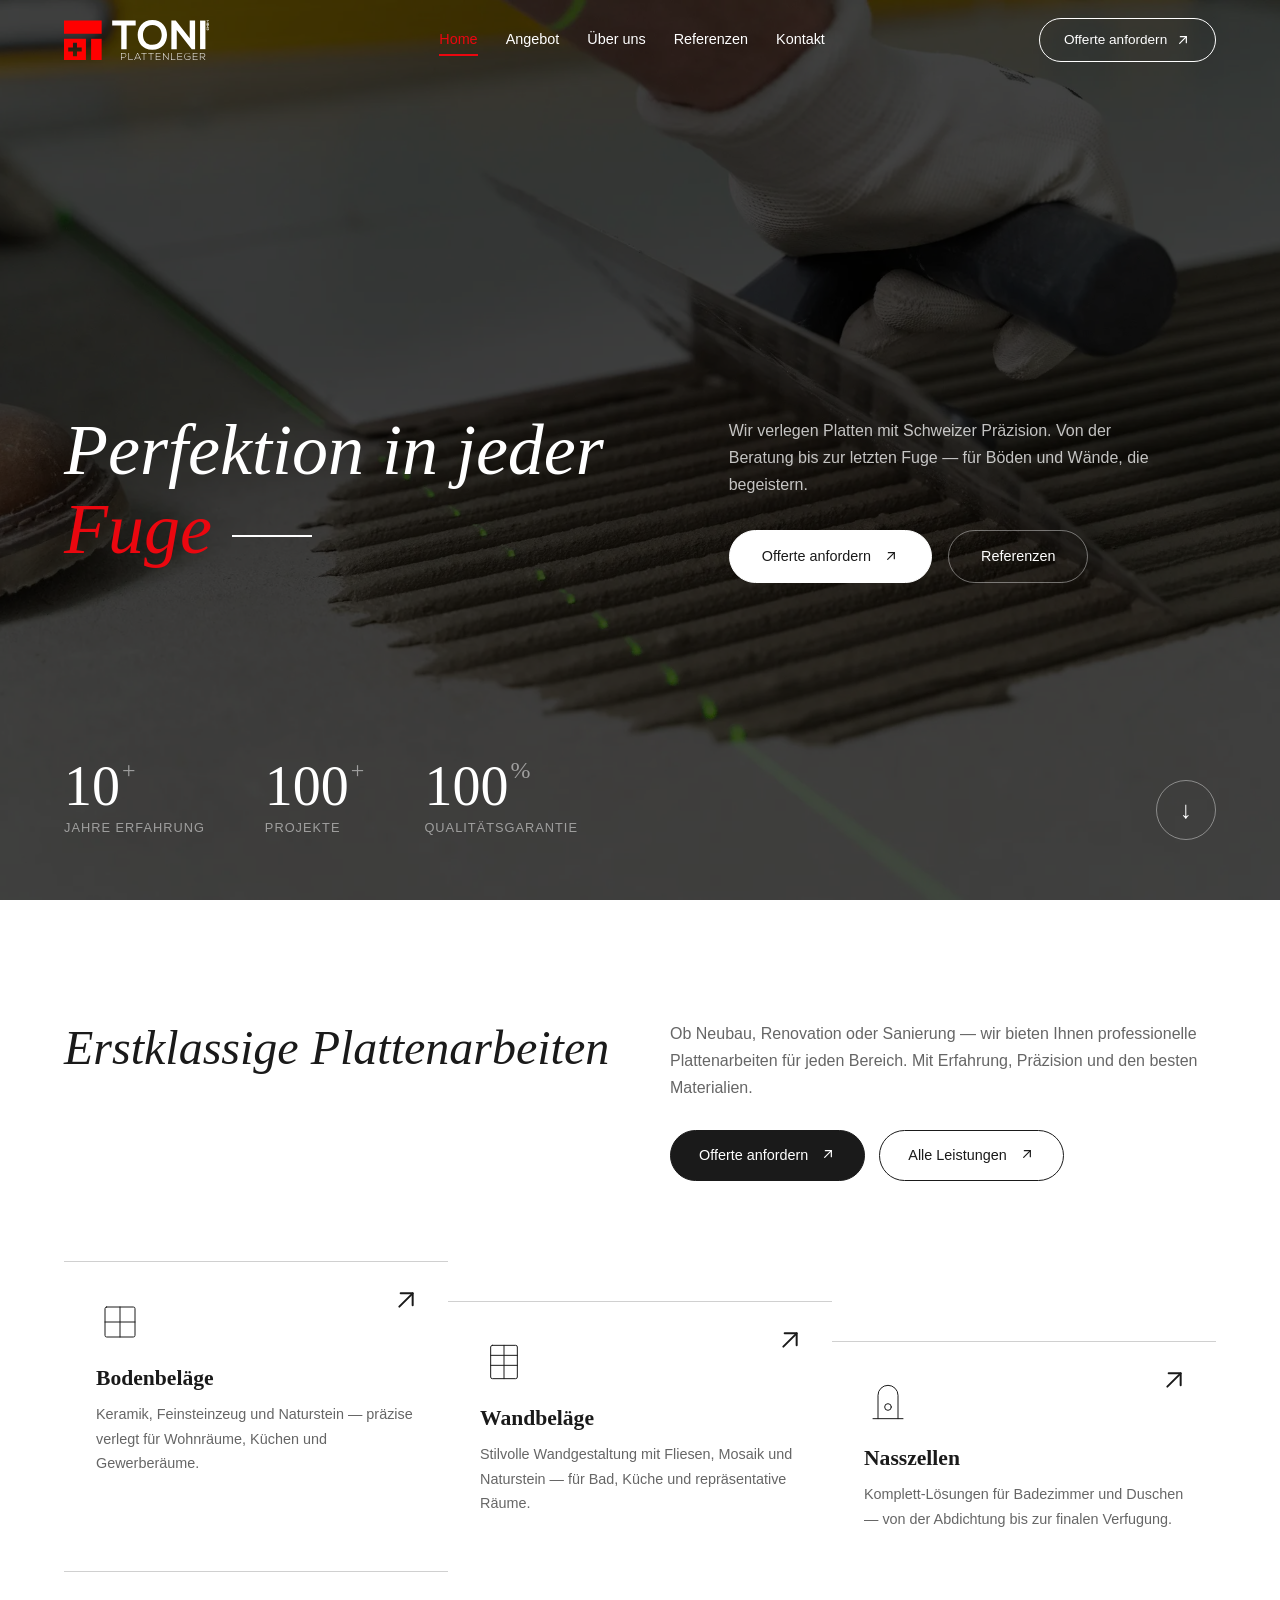
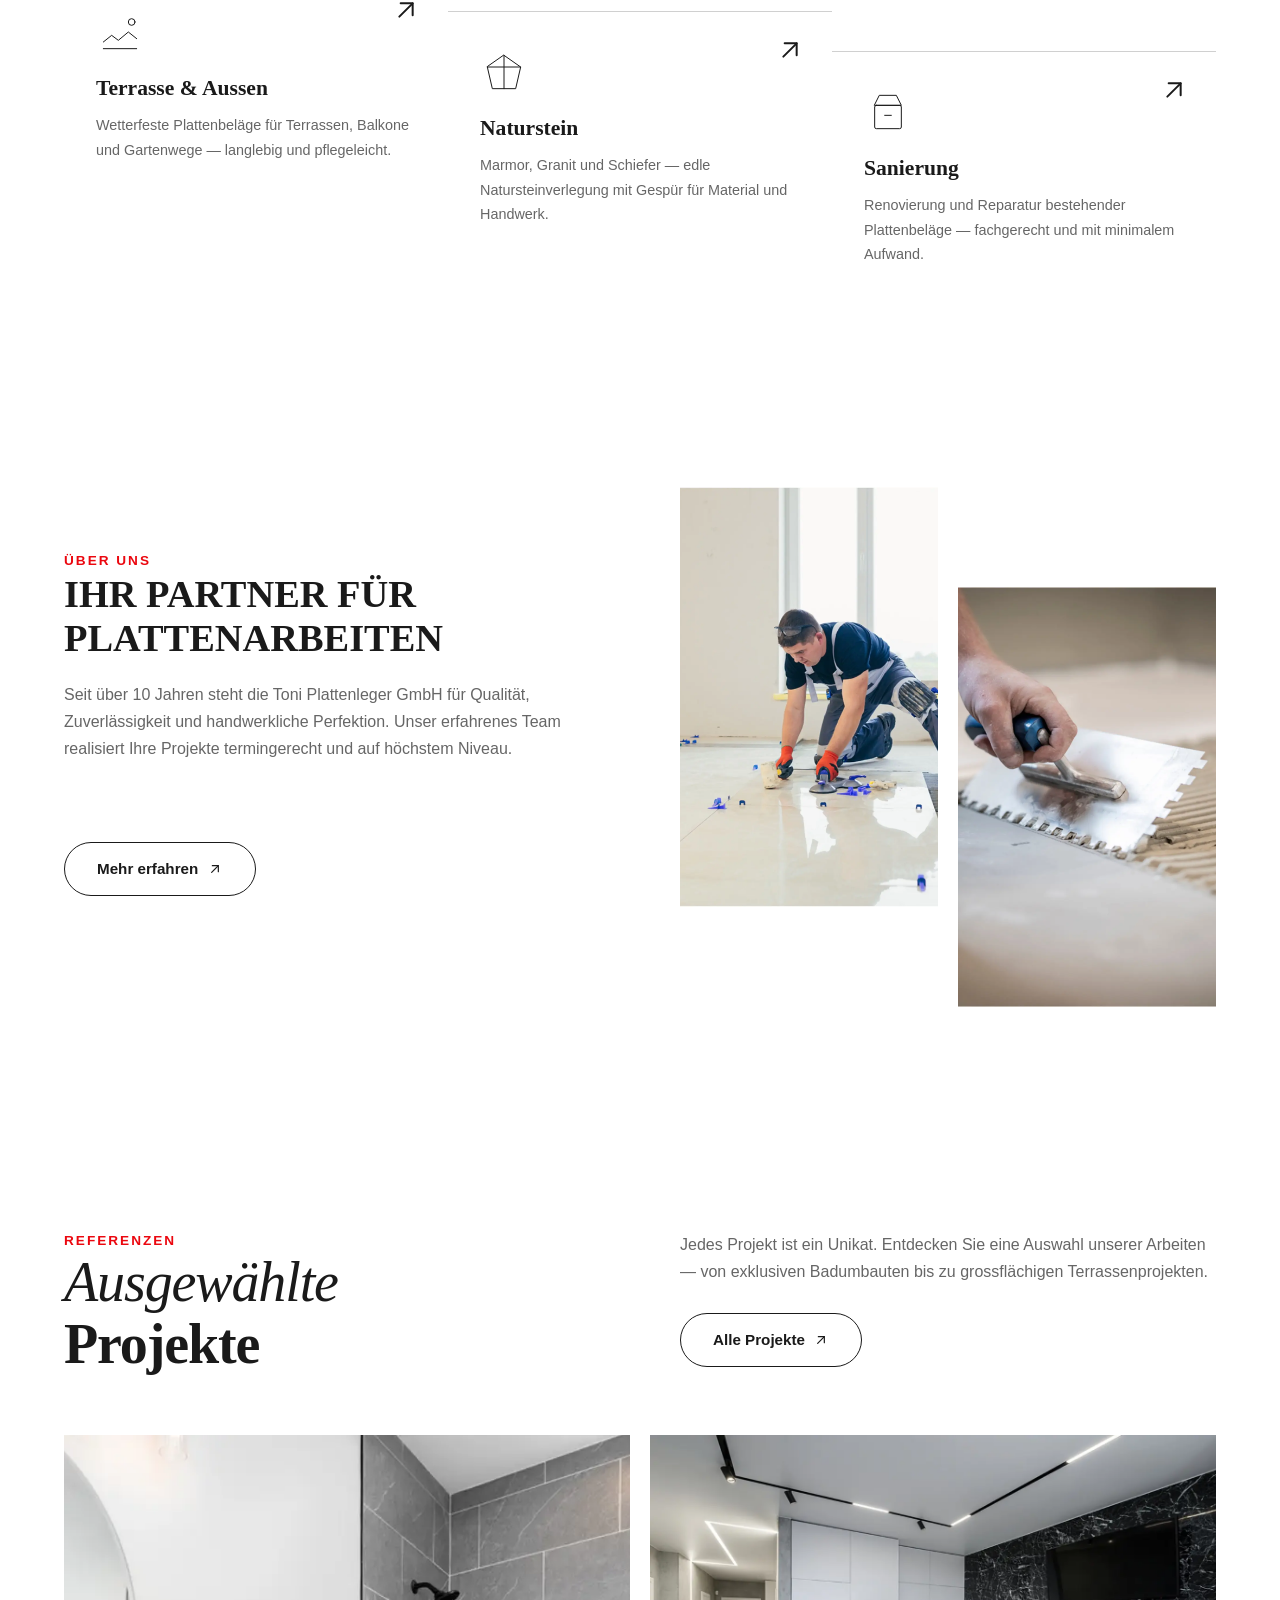
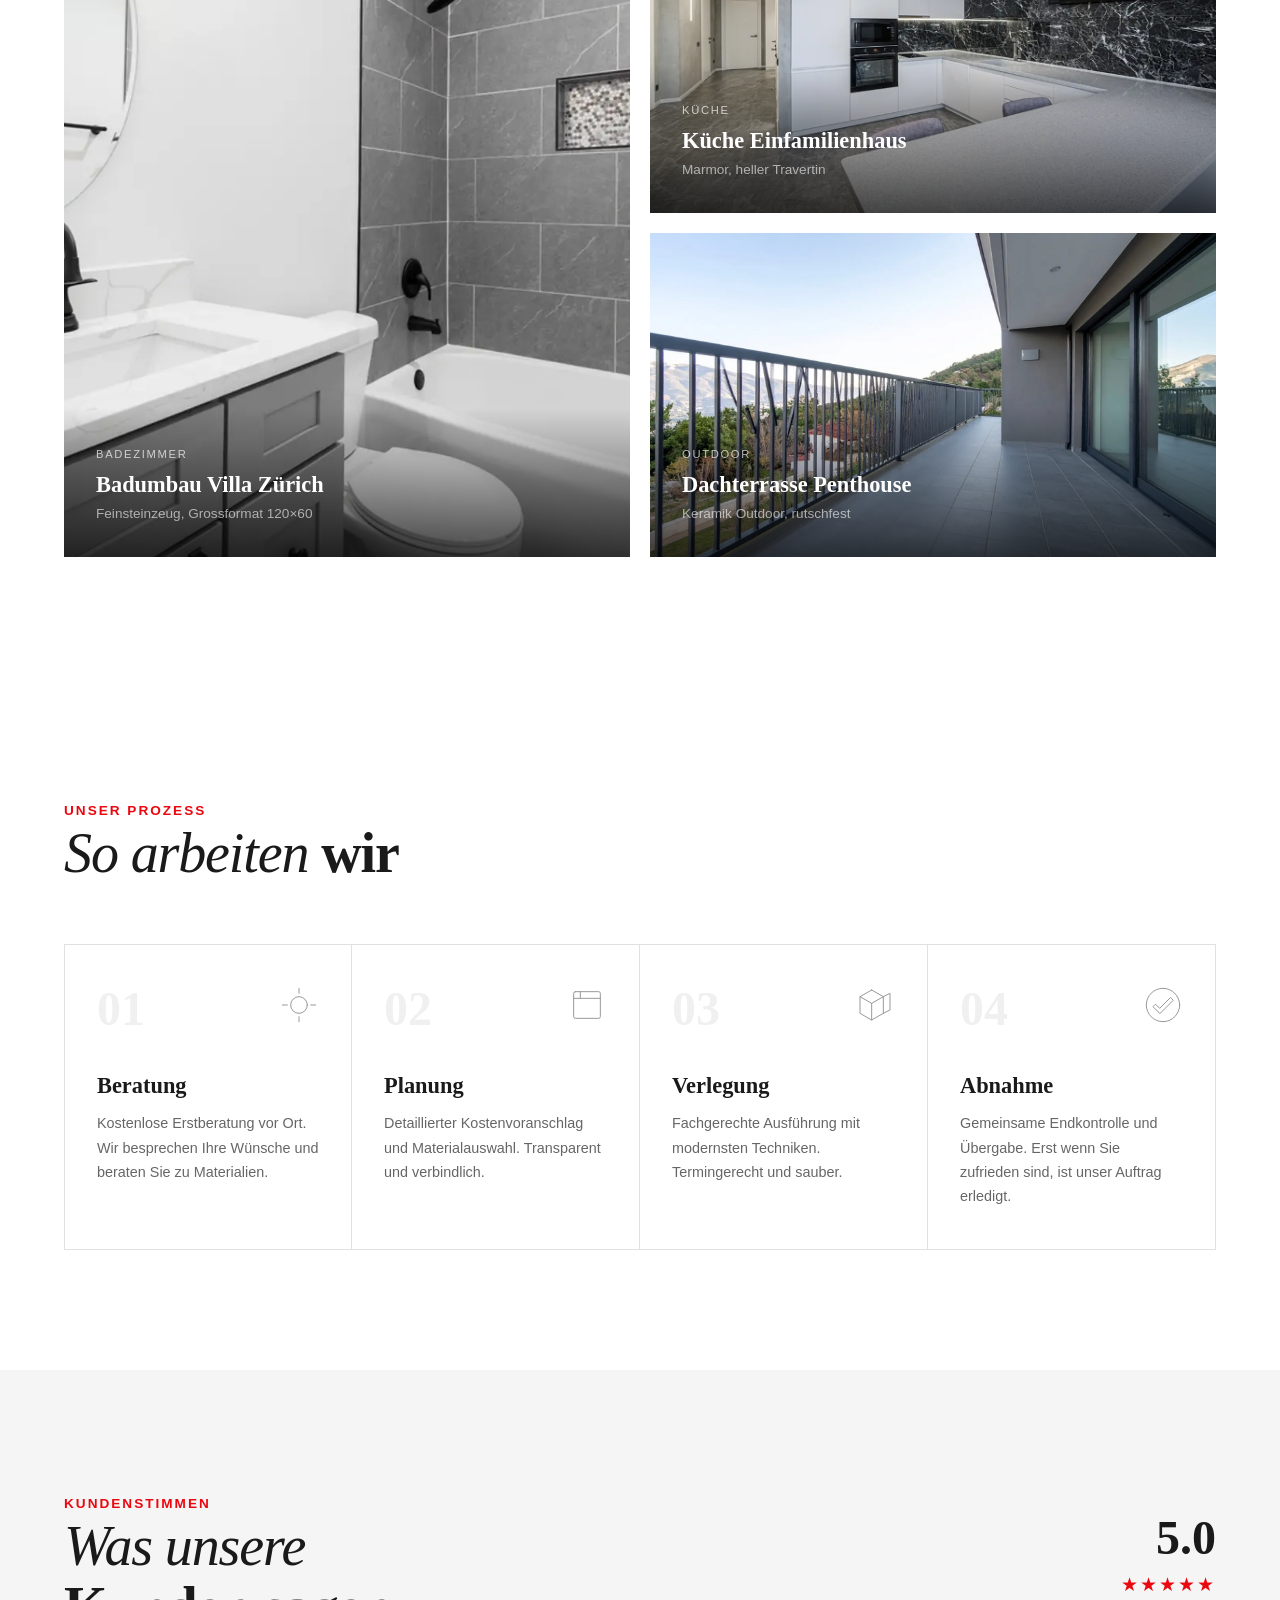
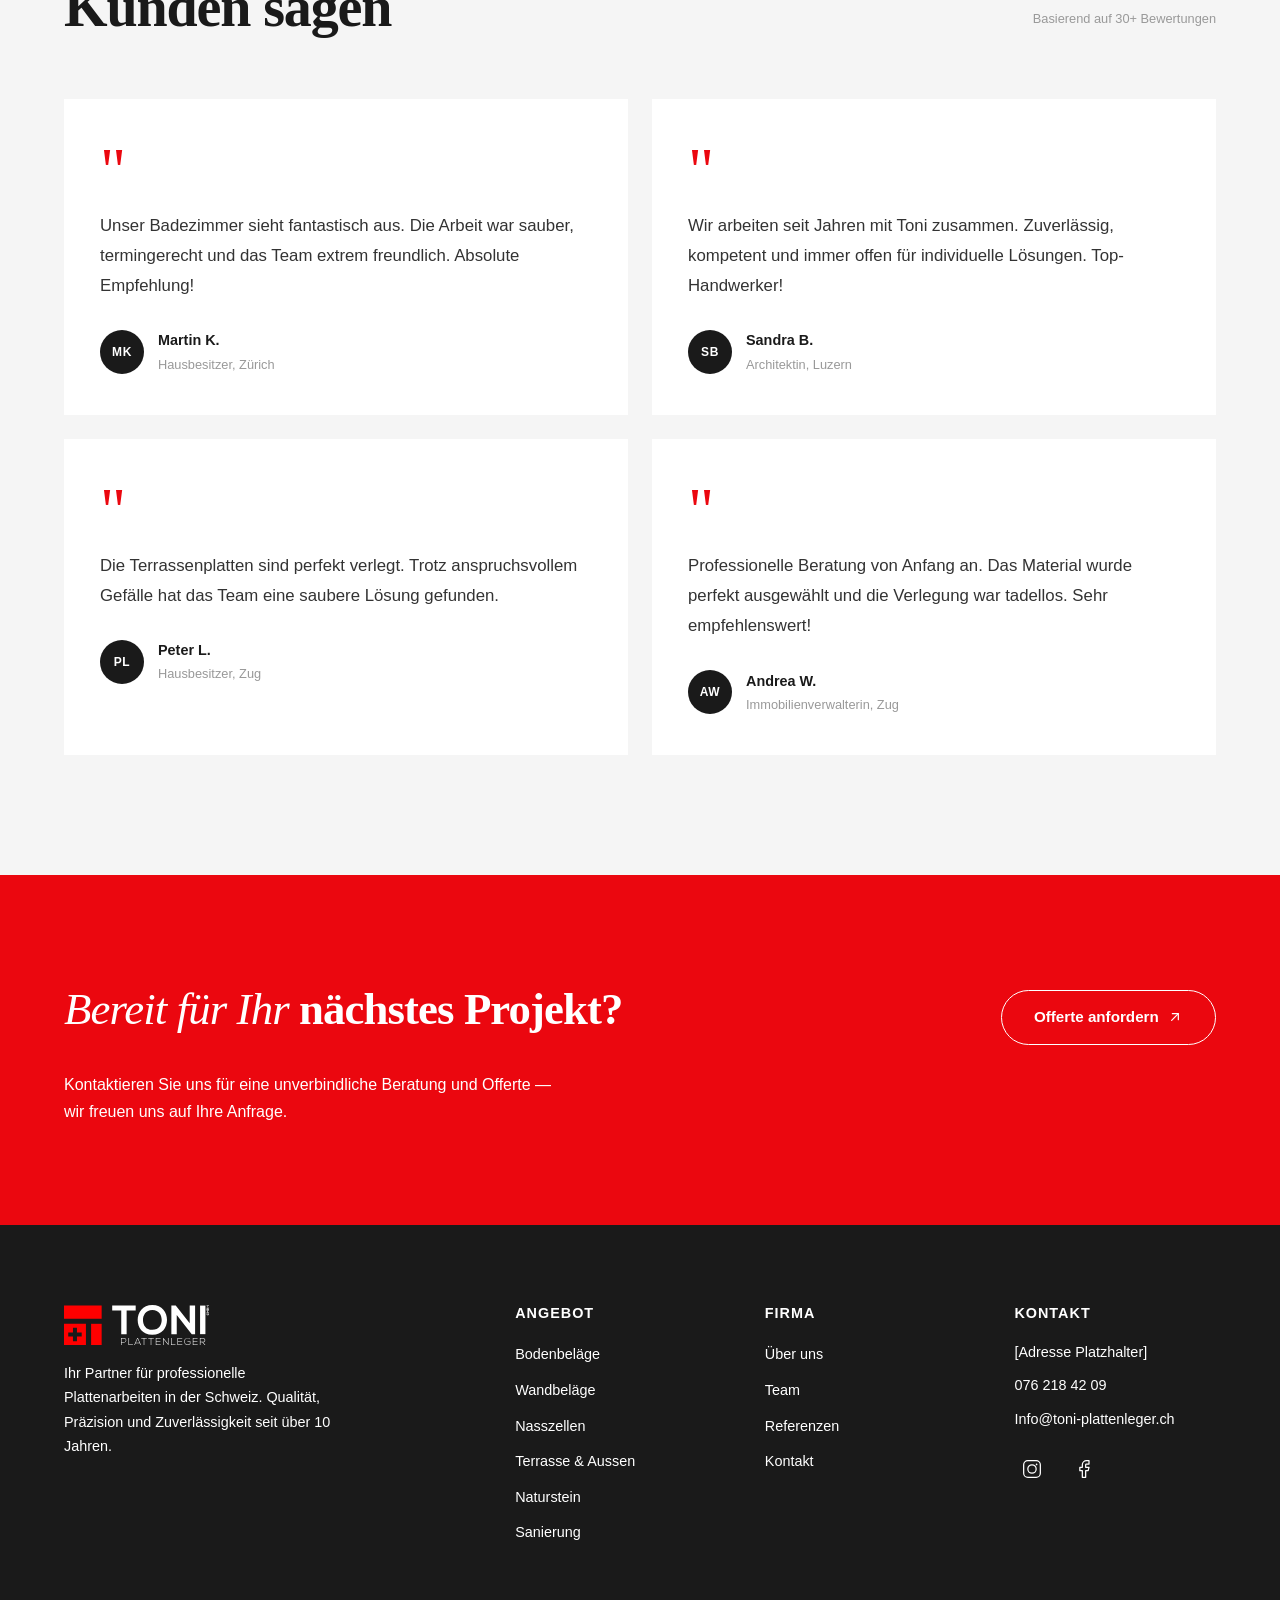
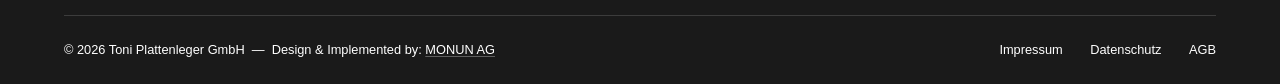
<file: index.html>
<!DOCTYPE html>
<html lang="de">
<head>
  <meta charset="UTF-8">
  <meta name="viewport" content="width=device-width, initial-scale=1.0">
  <title>Toni Plattenleger GmbH — Perfektion in jeder Fuge</title>
  <meta name="description" content="Toni Plattenleger GmbH — Ihr Partner für professionelle Plattenarbeiten in der Schweiz. Bodenbeläge, Wandbeläge, Nasszellen und mehr. Qualität seit über 10 Jahren.">
  <meta name="robots" content="index, follow">
  <link rel="canonical" href="https://toniplattenleger.ch/">
  <link rel="icon" href="src/logo/icon.svg" type="image/svg+xml">
  <link rel="apple-touch-icon" href="src/logo/icon.svg">

  <!-- Open Graph -->
  <meta property="og:title" content="Toni Plattenleger GmbH — Perfektion in jeder Fuge">
  <meta property="og:description" content="Professionelle Plattenarbeiten in der Schweiz. Bodenbeläge, Wandbeläge, Nasszellen und mehr. Qualität seit über 10 Jahren.">
  <meta property="og:image" content="https://toniplattenleger.ch/src/img/hero-banner.webp">
  <meta property="og:url" content="https://toniplattenleger.ch/">
  <meta property="og:type" content="website">
  <meta property="og:locale" content="de_CH">
  <meta property="og:site_name" content="Toni Plattenleger GmbH">

  <link rel="stylesheet" href="css/style.css">

  <!-- Structured Data -->
  <script type="application/ld+json">
  {
    "@context": "https://schema.org",
    "@type": "LocalBusiness",
    "name": "Toni Plattenleger GmbH",
    "description": "Professionelle Plattenarbeiten in der Schweiz. Bodenbeläge, Wandbeläge, Nasszellen, Terrassen und Naturstein.",
    "url": "https://toniplattenleger.ch",
    "telephone": "+41762184209",
    "email": "Info@toni-plattenleger.ch",
    "address": {
      "@type": "PostalAddress",
      "addressCountry": "CH"
    },
    "openingHours": "Mo-Fr 07:00-17:00",
    "image": "https://toniplattenleger.ch/src/img/hero-banner.webp",
    "priceRange": "$$",
    "aggregateRating": {
      "@type": "AggregateRating",
      "ratingValue": "5.0",
      "reviewCount": "30"
    }
  }
  </script>
</head>
<body>

  <!-- NAVIGATION -->
  <nav class="navbar" id="navbar">
    <div class="container">
      <a href="index.html" class="navbar-logo"><img src="src/logo/Logo-color.svg" alt="Toni Plattenleger GmbH"></a>
      <button class="menu-toggle" onclick="this.classList.toggle('active');document.querySelector('.navbar-links').classList.toggle('open')">
        <span></span><span></span><span></span>
      </button>
      <div class="navbar-links">
        <a href="index.html" class="active">Home</a>
        <a href="angebot.html">Angebot</a>
        <a href="ueber-uns.html">Über uns</a>
        <a href="referenzen.html">Referenzen</a>
        <a href="kontakt.html">Kontakt</a>
      </div>
      <div class="navbar-cta">
        <span class="navbar-phone">076 218 42 09</span>
        <a href="kontakt.html" class="btn navbar-btn">Offerte anfordern <svg class="btn-arrow" viewBox="0 0 24 24"><line x1="7" y1="17" x2="17" y2="7"/><polyline points="8 7 17 7 17 16"/></svg></a>
      </div>
    </div>
  </nav>

  <!-- HERO -->
  <section class="hero">
    <div class="hero-bg"></div>
    <div class="container">
      <div class="hero-content-grid">
        <div class="hero-left">
          <h1>Perfektion in jeder <span style="color: var(--red);">Fuge</span></h1>
        </div>
        <div class="hero-right">
          <p>Wir verlegen Platten mit Schweizer Präzision. Von der Beratung bis zur letzten Fuge — für Böden und Wände, die begeistern.</p>
          <div class="hero-buttons">
            <a href="kontakt.html" class="btn-hero btn-hero-primary">Offerte anfordern <svg class="btn-arrow" viewBox="0 0 24 24"><line x1="7" y1="17" x2="17" y2="7"/><polyline points="8 7 17 7 17 16"/></svg></a>
            <a href="referenzen.html" class="btn-hero btn-hero-outline">Referenzen</a>
          </div>
        </div>
      </div>
    </div>
    <div class="hero-stats-bar">
      <div class="container">
        <div class="hero-stats">
          <div class="hero-stat">
            <span class="number">10<sup>+</sup></span>
            <span class="label">Jahre Erfahrung</span>
          </div>
          <div class="hero-stat">
            <span class="number">100<sup>+</sup></span>
            <span class="label">Projekte</span>
          </div>
          <div class="hero-stat">
            <span class="number">100<sup>%</sup></span>
            <span class="label">Qualitätsgarantie</span>
          </div>
        </div>
        <a href="#angebot" class="hero-scroll">&#8595;</a>
      </div>
    </div>
  </section>

  <!-- SERVICES OVERVIEW -->
  <section id="angebot" class="services-section">
    <div class="container">
      <div class="services-top">
        <div>
          <h2>Erstklassige Plattenarbeiten</h2>
        </div>
        <div class="services-top-right">
          <p>Ob Neubau, Renovation oder Sanierung — wir bieten Ihnen professionelle Plattenarbeiten für jeden Bereich. Mit Erfahrung, Präzision und den besten Materialien.</p>
          <div class="services-top-buttons">
            <a href="kontakt.html" class="btn-pill btn-pill-dark">Offerte anfordern <svg class="btn-arrow" viewBox="0 0 24 24"><line x1="7" y1="17" x2="17" y2="7"/><polyline points="8 7 17 7 17 16"/></svg></a>
            <a href="angebot.html" class="btn-pill btn-pill-outline">Alle Leistungen <svg class="btn-arrow" viewBox="0 0 24 24"><line x1="7" y1="17" x2="17" y2="7"/><polyline points="8 7 17 7 17 16"/></svg></a>
          </div>
        </div>
      </div>
      <div class="services-grid">
        <a href="angebot.html" class="service-card">
          <span class="card-arrow"><svg viewBox="0 0 24 24"><line x1="7" y1="17" x2="17" y2="7"/><polyline points="8 7 17 7 17 16"/></svg></span>
          <div class="card-icon">
            <svg viewBox="0 0 48 48"><rect x="6" y="6" width="36" height="36" rx="2"/><line x1="6" y1="24" x2="42" y2="24"/><line x1="24" y1="6" x2="24" y2="42"/></svg>
          </div>
          <h3>Bodenbeläge</h3>
          <p>Keramik, Feinsteinzeug und Naturstein — präzise verlegt für Wohnräume, Küchen und Gewerberäume.</p>
        </a>
        <a href="angebot.html" class="service-card">
          <span class="card-arrow"><svg viewBox="0 0 24 24"><line x1="7" y1="17" x2="17" y2="7"/><polyline points="8 7 17 7 17 16"/></svg></span>
          <div class="card-icon">
            <svg viewBox="0 0 48 48"><rect x="8" y="4" width="32" height="40" rx="2"/><line x1="8" y1="16" x2="40" y2="16"/><line x1="8" y1="28" x2="40" y2="28"/><line x1="24" y1="4" x2="24" y2="44"/></svg>
          </div>
          <h3>Wandbeläge</h3>
          <p>Stilvolle Wandgestaltung mit Fliesen, Mosaik und Naturstein — für Bad, Küche und repräsentative Räume.</p>
        </a>
        <a href="angebot.html" class="service-card">
          <span class="card-arrow"><svg viewBox="0 0 24 24"><line x1="7" y1="17" x2="17" y2="7"/><polyline points="8 7 17 7 17 16"/></svg></span>
          <div class="card-icon">
            <svg viewBox="0 0 48 48"><path d="M12 44V16a12 12 0 0 1 24 0v28"/><line x1="6" y1="44" x2="42" y2="44"/><circle cx="24" cy="30" r="4"/></svg>
          </div>
          <h3>Nasszellen</h3>
          <p>Komplett-Lösungen für Badezimmer und Duschen — von der Abdichtung bis zur finalen Verfugung.</p>
        </a>
        <a href="angebot.html" class="service-card">
          <span class="card-arrow"><svg viewBox="0 0 24 24"><line x1="7" y1="17" x2="17" y2="7"/><polyline points="8 7 17 7 17 16"/></svg></span>
          <div class="card-icon">
            <svg viewBox="0 0 48 48"><path d="M4 36l10-8 8 6 12-10 10 8"/><line x1="4" y1="44" x2="44" y2="44"/><circle cx="38" cy="12" r="4"/></svg>
          </div>
          <h3>Terrasse & Aussen</h3>
          <p>Wetterfeste Plattenbeläge für Terrassen, Balkone und Gartenwege — langlebig und pflegeleicht.</p>
        </a>
        <a href="angebot.html" class="service-card">
          <span class="card-arrow"><svg viewBox="0 0 24 24"><line x1="7" y1="17" x2="17" y2="7"/><polyline points="8 7 17 7 17 16"/></svg></span>
          <div class="card-icon">
            <svg viewBox="0 0 48 48"><polygon points="24,4 44,18 38,44 10,44 4,18"/><line x1="24" y1="4" x2="24" y2="44"/><line x1="4" y1="18" x2="44" y2="18"/></svg>
          </div>
          <h3>Naturstein</h3>
          <p>Marmor, Granit und Schiefer — edle Natursteinverlegung mit Gespür für Material und Handwerk.</p>
        </a>
        <a href="angebot.html" class="service-card">
          <span class="card-arrow"><svg viewBox="0 0 24 24"><line x1="7" y1="17" x2="17" y2="7"/><polyline points="8 7 17 7 17 16"/></svg></span>
          <div class="card-icon">
            <svg viewBox="0 0 48 48"><path d="M14 4h20l6 12H8z"/><rect x="8" y="16" width="32" height="28" rx="2"/><line x1="20" y1="28" x2="28" y2="28"/></svg>
          </div>
          <h3>Sanierung</h3>
          <p>Renovierung und Reparatur bestehender Plattenbeläge — fachgerecht und mit minimalem Aufwand.</p>
        </a>
      </div>
    </div>
  </section>

  <!-- ABOUT PREVIEW -->
  <section class="section about-preview">
    <div class="container">
      <div class="about-preview-text">
        <span class="section-label">Über uns</span>
        <h2>IHR PARTNER FÜR PLATTENARBEITEN</h2>
        <p>Seit über 10 Jahren steht die Toni Plattenleger GmbH für Qualität, Zuverlässigkeit und handwerkliche Perfektion. Unser erfahrenes Team realisiert Ihre Projekte termingerecht und auf höchstem Niveau.</p>
        <a href="ueber-uns.html" class="btn btn-outline">Mehr erfahren <svg class="btn-arrow" viewBox="0 0 24 24"><line x1="7" y1="17" x2="17" y2="7"/><polyline points="8 7 17 7 17 16"/></svg></a>
      </div>
      <div class="about-images">
        <div class="img-frame"><img src="src/img/Über-home.webp" alt="Team bei der Arbeit" loading="lazy"></div>
        <div class="img-frame"><img src="src/img/Über-home2.webp" alt="Detail Verfugung" loading="lazy"></div>
      </div>
    </div>
  </section>

  <!-- PROJECTS PREVIEW -->
  <section class="section projects-section">
    <div class="container">
      <div class="projects-top">
        <div>
          <span class="section-label">Referenzen</span>
          <h2 class="projects-title"><em>Ausgewählte</em><br>Projekte</h2>
        </div>
        <div class="projects-top-right">
          <p>Jedes Projekt ist ein Unikat. Entdecken Sie eine Auswahl unserer Arbeiten — von exklusiven Badumbauten bis zu grossflächigen Terrassenprojekten.</p>
          <a href="referenzen.html" class="btn btn-outline">Alle Projekte <svg class="btn-arrow" viewBox="0 0 24 24"><line x1="7" y1="17" x2="17" y2="7"/><polyline points="8 7 17 7 17 16"/></svg></a>
        </div>
      </div>
      <div class="projects-grid">
        <a href="projekt-badumbau.html" class="project-item project-item-large">
          <div class="project-img">
            <img src="src/projects/projetc-Badumbau Villa Zürich   copy.webp" alt="Badumbau Villa Zürich" loading="lazy">
          </div>
          <div class="project-overlay">
            <span class="project-tag">Badezimmer</span>
            <h3>Badumbau Villa Zürich</h3>
            <p>Feinsteinzeug, Grossformat 120×60</p>
          </div>
        </a>
        <div class="projects-stack">
          <a href="projekt-kueche.html" class="project-item">
            <div class="project-img">
              <img src="src/projects/project-Küche Einfamilienhaus   copy.webp" alt="Küche Einfamilienhaus" loading="lazy">
            </div>
            <div class="project-overlay">
              <span class="project-tag">Küche</span>
              <h3>Küche Einfamilienhaus</h3>
              <p>Marmor, heller Travertin</p>
            </div>
          </a>
          <a href="projekt-dachterrasse.html" class="project-item">
            <div class="project-img">
              <img src="src/projects/project-Dachterrasse Penthouse   copy.webp" alt="Dachterrasse Penthouse" loading="lazy">
            </div>
            <div class="project-overlay">
              <span class="project-tag">Outdoor</span>
              <h3>Dachterrasse Penthouse</h3>
              <p>Keramik Outdoor, rutschfest</p>
            </div>
          </a>
        </div>
      </div>
    </div>
  </section>

  <!-- PROCESS -->
  <section class="process-section">
    <div class="container">
      <div class="process-header">
        <span class="section-label">Unser Prozess</span>
        <h2 class="process-title"><em>So arbeiten</em> wir</h2>
      </div>
      <div class="process-boxes">
        <div class="process-box">
          <div class="process-box-top">
            <span class="process-box-num">01</span>
            <svg class="process-box-icon" viewBox="0 0 48 48" fill="none" stroke="currentColor" stroke-width="1.2" stroke-linecap="round" stroke-linejoin="round">
              <circle cx="24" cy="24" r="10"/><line x1="24" y1="4" x2="24" y2="10"/><line x1="24" y1="38" x2="24" y2="44"/><line x1="4" y1="24" x2="10" y2="24"/><line x1="38" y1="24" x2="44" y2="24"/>
            </svg>
          </div>
          <h3>Beratung</h3>
          <p>Kostenlose Erstberatung vor Ort. Wir besprechen Ihre Wünsche und beraten Sie zu Materialien.</p>
        </div>
        <div class="process-box">
          <div class="process-box-top">
            <span class="process-box-num">02</span>
            <svg class="process-box-icon" viewBox="0 0 48 48" fill="none" stroke="currentColor" stroke-width="1.2" stroke-linecap="round" stroke-linejoin="round">
              <rect x="8" y="8" width="32" height="32" rx="2"/><line x1="8" y1="16" x2="40" y2="16"/><line x1="16" y1="8" x2="16" y2="16"/>
            </svg>
          </div>
          <h3>Planung</h3>
          <p>Detaillierter Kostenvoranschlag und Materialauswahl. Transparent und verbindlich.</p>
        </div>
        <div class="process-box">
          <div class="process-box-top">
            <span class="process-box-num">03</span>
            <svg class="process-box-icon" viewBox="0 0 48 48" fill="none" stroke="currentColor" stroke-width="1.2" stroke-linecap="round" stroke-linejoin="round">
              <path d="M20 6L6 14v20l14 8 14-8V14L20 6z"/><polyline points="6 14 20 22 34 14"/><line x1="20" y1="22" x2="20" y2="42"/><path d="M34 14l8-4v20l-8 4"/>
            </svg>
          </div>
          <h3>Verlegung</h3>
          <p>Fachgerechte Ausführung mit modernsten Techniken. Termingerecht und sauber.</p>
        </div>
        <div class="process-box">
          <div class="process-box-top">
            <span class="process-box-num">04</span>
            <svg class="process-box-icon" viewBox="0 0 48 48" fill="none" stroke="currentColor" stroke-width="1.2" stroke-linecap="round" stroke-linejoin="round">
              <path d="M20 34l-8-8 3-3 5 5 13-13 3 3z"/><circle cx="24" cy="24" r="20"/>
            </svg>
          </div>
          <h3>Abnahme</h3>
          <p>Gemeinsame Endkontrolle und Übergabe. Erst wenn Sie zufrieden sind, ist unser Auftrag erledigt.</p>
        </div>
      </div>
      <div class="process-connector">
        <span></span><span></span><span></span>
      </div>
    </div>
  </section>

  <!-- TESTIMONIALS -->
  <section class="section testimonials-section">
    <div class="container">
      <div class="testimonials-top">
        <div>
          <span class="section-label">Kundenstimmen</span>
          <h2 class="testimonials-title"><em>Was unsere</em><br>Kunden sagen</h2>
        </div>
        <div class="testimonials-top-right">
          <div class="testimonials-rating">
            <span class="rating-score">5.0</span>
            <div class="rating-stars">&#9733;&#9733;&#9733;&#9733;&#9733;</div>
            <span class="rating-count">Basierend auf 30+ Bewertungen</span>
          </div>
        </div>
      </div>
      <div class="testimonials-grid">
        <div class="testimonial-card">
          <div class="testimonial-quote">"</div>
          <blockquote>Unser Badezimmer sieht fantastisch aus. Die Arbeit war sauber, termingerecht und das Team extrem freundlich. Absolute Empfehlung!</blockquote>
          <div class="testimonial-footer">
            <div class="testimonial-avatar">MK</div>
            <div>
              <div class="testimonial-author">Martin K.</div>
              <div class="testimonial-role">Hausbesitzer, Zürich</div>
            </div>
          </div>
        </div>
        <div class="testimonial-card">
          <div class="testimonial-quote">"</div>
          <blockquote>Wir arbeiten seit Jahren mit Toni zusammen. Zuverlässig, kompetent und immer offen für individuelle Lösungen. Top-Handwerker!</blockquote>
          <div class="testimonial-footer">
            <div class="testimonial-avatar">SB</div>
            <div>
              <div class="testimonial-author">Sandra B.</div>
              <div class="testimonial-role">Architektin, Luzern</div>
            </div>
          </div>
        </div>
        <div class="testimonial-card">
          <div class="testimonial-quote">"</div>
          <blockquote>Die Terrassenplatten sind perfekt verlegt. Trotz anspruchsvollem Gefälle hat das Team eine saubere Lösung gefunden.</blockquote>
          <div class="testimonial-footer">
            <div class="testimonial-avatar">PL</div>
            <div>
              <div class="testimonial-author">Peter L.</div>
              <div class="testimonial-role">Hausbesitzer, Zug</div>
            </div>
          </div>
        </div>
        <div class="testimonial-card">
          <div class="testimonial-quote">"</div>
          <blockquote>Professionelle Beratung von Anfang an. Das Material wurde perfekt ausgewählt und die Verlegung war tadellos. Sehr empfehlenswert!</blockquote>
          <div class="testimonial-footer">
            <div class="testimonial-avatar">AW</div>
            <div>
              <div class="testimonial-author">Andrea W.</div>
              <div class="testimonial-role">Immobilienverwalterin, Zug</div>
            </div>
          </div>
        </div>
      </div>
    </div>
  </section>

  <!-- CTA BANNER -->
  <section class="cta-banner">
    <div class="container">
      <div class="cta-top">
        <h2><em>Bereit für Ihr</em> nächstes Projekt?</h2>
        <a href="kontakt.html" class="btn btn-outline cta-btn-dark">Offerte anfordern <svg class="btn-arrow" viewBox="0 0 24 24"><line x1="7" y1="17" x2="17" y2="7"/><polyline points="8 7 17 7 17 16"/></svg></a>
      </div>
      <p class="cta-desc">Kontaktieren Sie uns für eine unverbindliche Beratung und Offerte — wir freuen uns auf Ihre Anfrage.</p>
    </div>
  </section>

  <!-- FOOTER -->
  <footer class="footer">
    <div class="container">
      <div class="footer-grid">
        <div class="footer-brand">
          <a href="index.html" class="navbar-logo"><img src="src/logo/Logo-color.svg" alt="Toni Plattenleger GmbH"></a>
          <p>Ihr Partner für professionelle Plattenarbeiten in der Schweiz. Qualität, Präzision und Zuverlässigkeit seit über 10 Jahren.</p>
        </div>
        <div>
          <h4>Angebot</h4>
          <ul class="footer-links">
            <li><a href="angebot.html">Bodenbeläge</a></li>
            <li><a href="angebot.html">Wandbeläge</a></li>
            <li><a href="angebot.html">Nasszellen</a></li>
            <li><a href="angebot.html">Terrasse & Aussen</a></li>
            <li><a href="angebot.html">Naturstein</a></li>
            <li><a href="angebot.html">Sanierung</a></li>
          </ul>
        </div>
        <div>
          <h4>Firma</h4>
          <ul class="footer-links">
            <li><a href="ueber-uns.html">Über uns</a></li>
            <li><a href="ueber-uns.html">Team</a></li>
            <li><a href="referenzen.html">Referenzen</a></li>
            <li><a href="kontakt.html">Kontakt</a></li>
          </ul>
        </div>
        <div>
          <h4>Kontakt</h4>
          <ul class="footer-contact">
            <li>[Adresse Platzhalter]</li>
            <li>076 218 42 09</li>
            <li>Info@toni-plattenleger.ch</li>
          </ul>
          <div class="footer-social">
            <a href="#" aria-label="Instagram"><svg viewBox="0 0 24 24" fill="none" stroke="currentColor" stroke-width="1.5" stroke-linecap="round" stroke-linejoin="round"><rect x="2" y="2" width="20" height="20" rx="5"/><circle cx="12" cy="12" r="5"/><circle cx="17.5" cy="6.5" r="1" fill="currentColor" stroke="none"/></svg></a>
            <a href="#" aria-label="Facebook"><svg viewBox="0 0 24 24" fill="none" stroke="currentColor" stroke-width="1.5" stroke-linecap="round" stroke-linejoin="round"><path d="M18 2h-3a5 5 0 0 0-5 5v3H7v4h3v8h4v-8h3l1-4h-4V7a1 1 0 0 1 1-1h3z"/></svg></a>
          </div>
        </div>
      </div>
      <div class="footer-bottom">
        <span>&copy; 2026 Toni Plattenleger GmbH &nbsp;&mdash;&nbsp; Design &amp; Implemented by: <a href="https://monun.ch/" target="_blank" rel="noopener" class="monun-link">MONUN AG</a></span>
        <div>
          <a href="impressum.html">Impressum</a>
          <a href="datenschutz.html">Datenschutz</a>
          <a href="agb.html">AGB</a>
        </div>
      </div>
    </div>
  </footer>

  <script>
    window.addEventListener('scroll', function() {
      var navbar = document.getElementById('navbar');
      if (window.scrollY > 80) {
        navbar.classList.add('scrolled');
      } else {
        navbar.classList.remove('scrolled');
      }
    });
  </script>

</body>
</html>
</file>
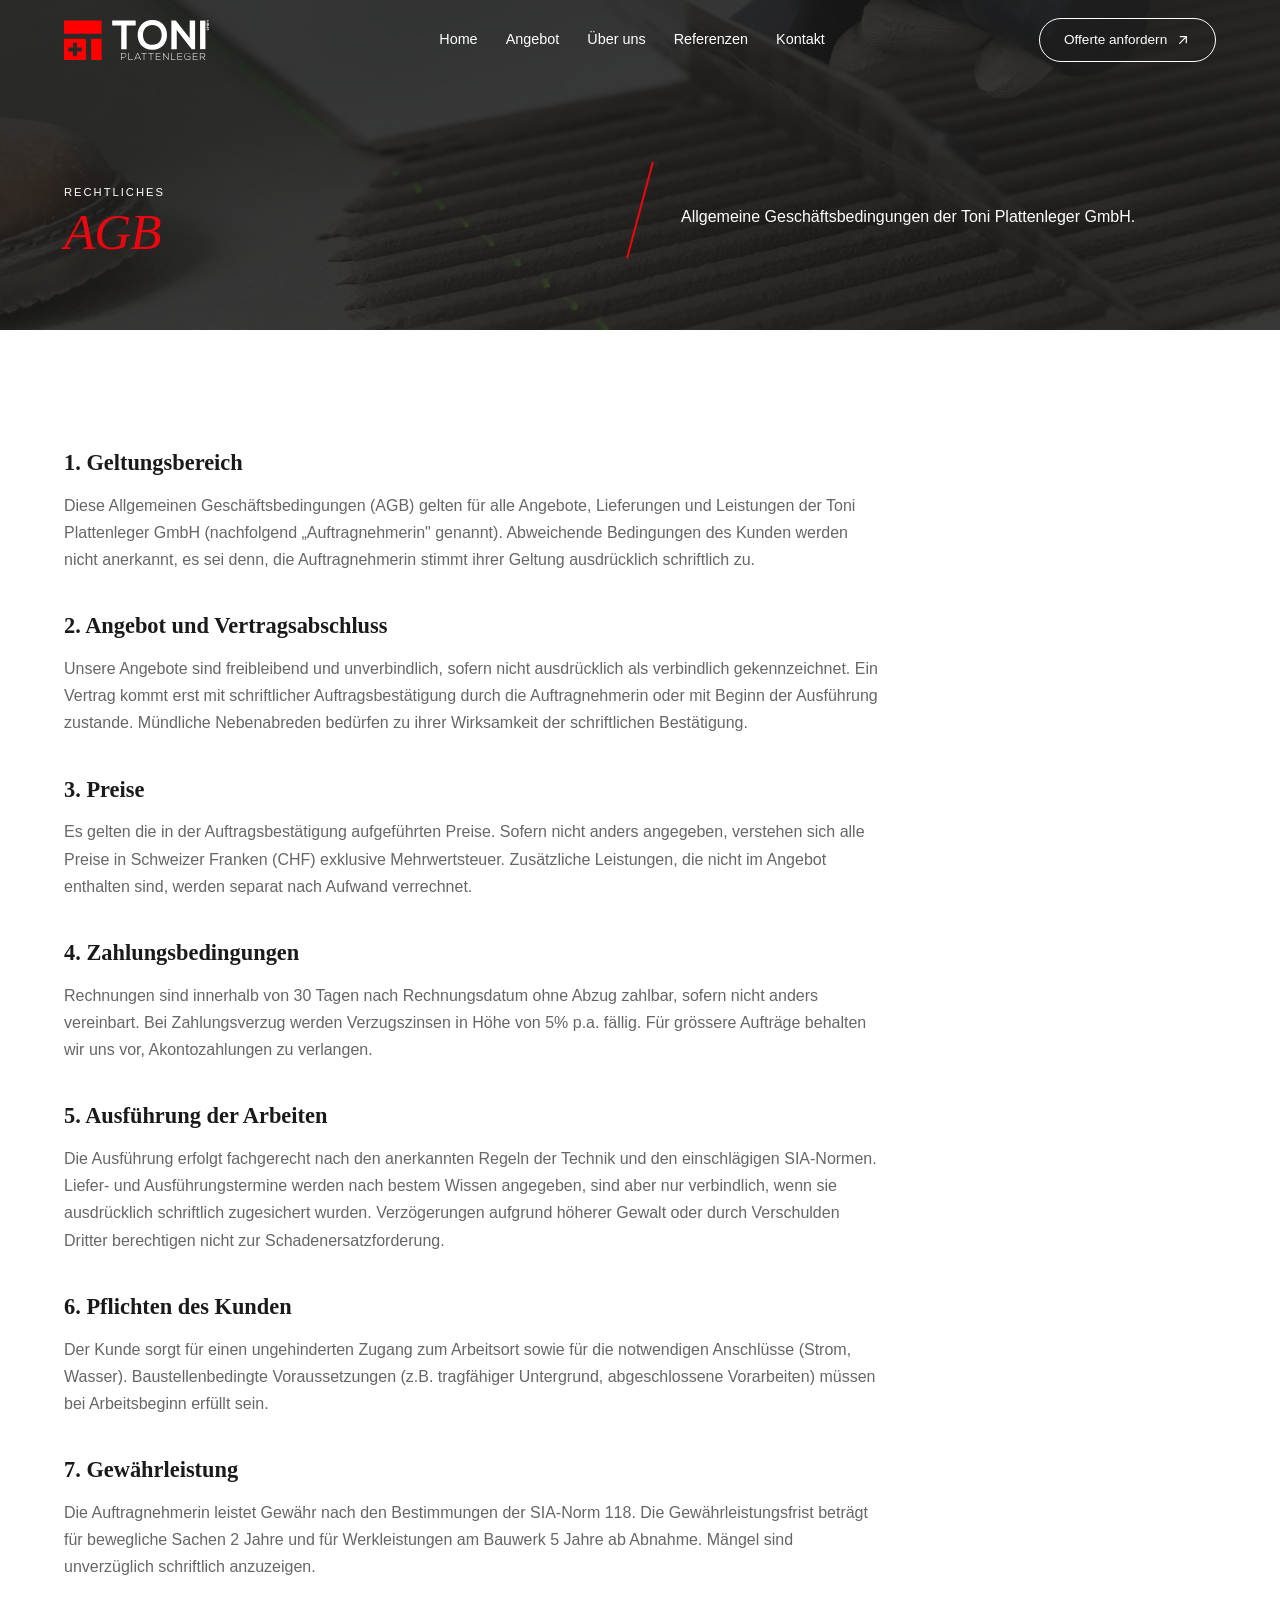
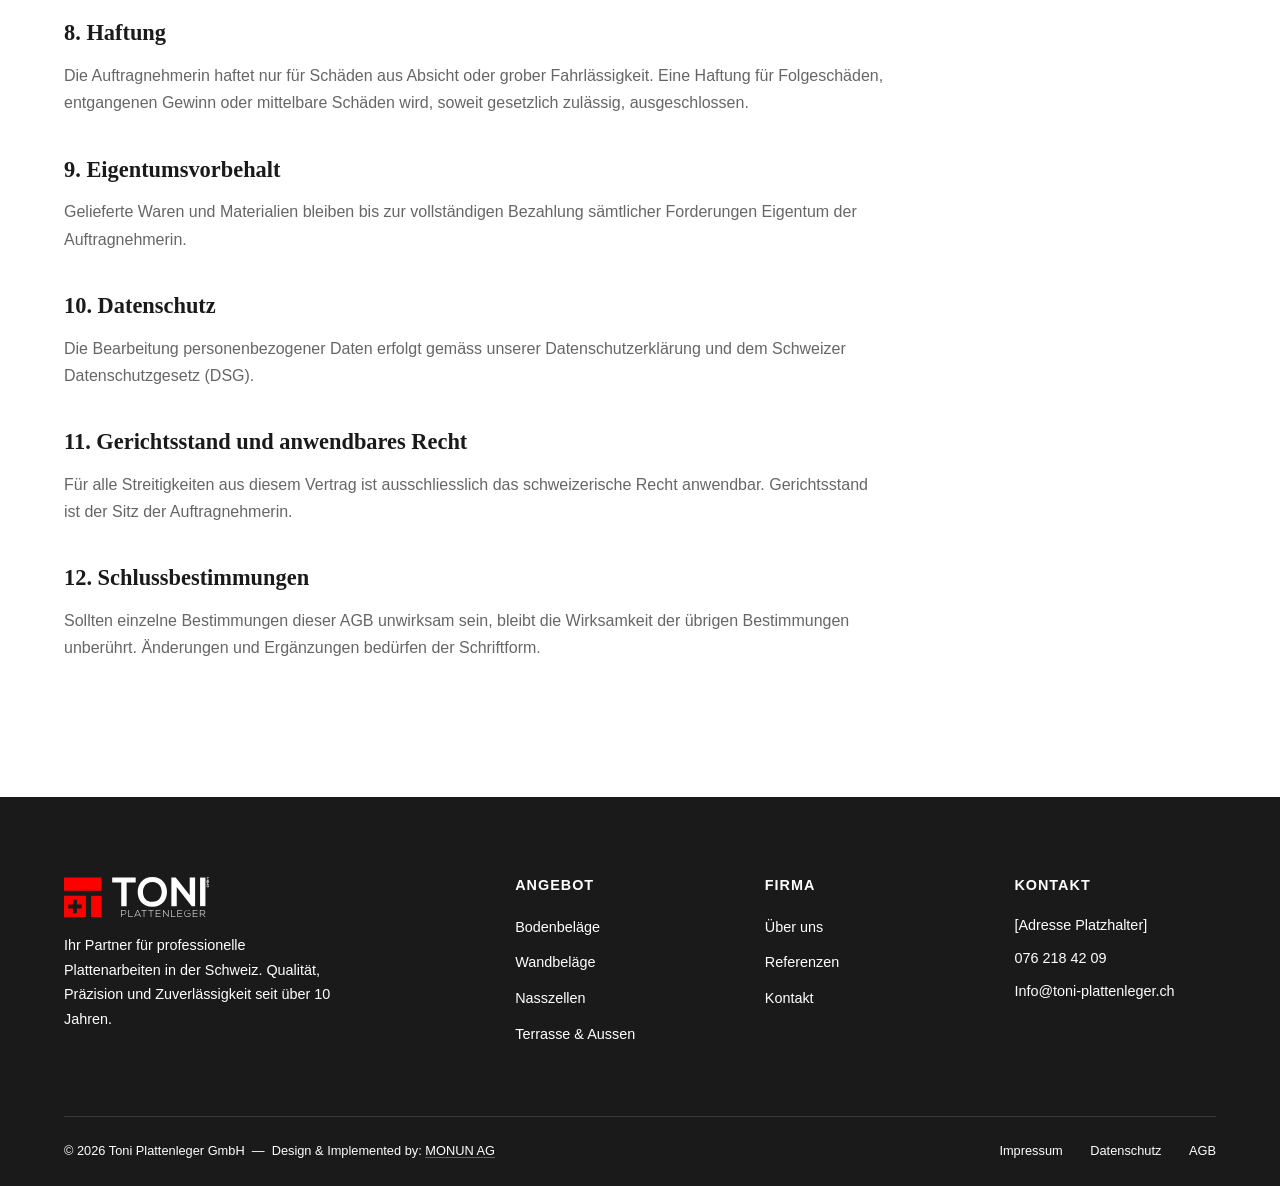
<file: agb.html>
<!DOCTYPE html>
<html lang="de">
<head>
  <meta charset="UTF-8">
  <meta name="viewport" content="width=device-width, initial-scale=1.0">
  <title>AGB — Toni Plattenleger GmbH</title>
  <meta name="description" content="Allgemeine Geschäftsbedingungen der Toni Plattenleger GmbH.">
  <meta name="robots" content="index, follow">
  <link rel="canonical" href="https://toniplattenleger.ch/agb.html">
  <link rel="icon" href="src/logo/icon.svg" type="image/svg+xml">
  <meta property="og:title" content="AGB — Toni Plattenleger GmbH">
  <meta property="og:description" content="Allgemeine Geschäftsbedingungen der Toni Plattenleger GmbH.">
  <meta property="og:url" content="https://toniplattenleger.ch/agb.html">
  <meta property="og:type" content="website">
  <meta property="og:locale" content="de_CH">
  <meta property="og:site_name" content="Toni Plattenleger GmbH">
  <link rel="stylesheet" href="css/style.css">
</head>
<body>

  <!-- NAVIGATION -->
  <nav class="navbar">
    <div class="container">
      <a href="index.html" class="navbar-logo"><img src="src/logo/Logo-color.svg" alt="Toni Plattenleger GmbH"></a>
      <button class="menu-toggle" onclick="this.classList.toggle('active');document.querySelector('.navbar-links').classList.toggle('open')">
        <span></span><span></span><span></span>
      </button>
      <div class="navbar-links">
        <a href="index.html">Home</a>
        <a href="angebot.html">Angebot</a>
        <a href="ueber-uns.html">Über uns</a>
        <a href="referenzen.html">Referenzen</a>
        <a href="kontakt.html">Kontakt</a>
      </div>
      <div class="navbar-cta">
        <span class="navbar-phone">076 218 42 09</span>
        <a href="kontakt.html" class="btn navbar-btn">Offerte anfordern <svg class="btn-arrow" viewBox="0 0 24 24"><line x1="7" y1="17" x2="17" y2="7"/><polyline points="8 7 17 7 17 16"/></svg></a>
      </div>
    </div>
  </nav>

  <!-- PAGE HERO -->
  <section class="angebot-hero">
    <div class="angebot-hero-bg" style="background-image: url('src/img/hero-banner.webp');"></div>
    <div class="container">
      <div class="angebot-hero-grid">
        <div class="angebot-hero-left">
          <span class="section-label" style="color: var(--white); font-weight: 400; font-size: 0.7rem;">Rechtliches</span>
          <h1><em style="color: var(--red);">AGB</em></h1>
        </div>
        <div class="angebot-hero-divider"></div>
        <div class="angebot-hero-right">
          <p>Allgemeine Geschäftsbedingungen der Toni Plattenleger GmbH.</p>
        </div>
      </div>
    </div>
  </section>

  <!-- CONTENT -->
  <section class="legal-section">
    <div class="container">
      <div class="legal-content">
        <h2>1. Geltungsbereich</h2>
        <p>Diese Allgemeinen Geschäftsbedingungen (AGB) gelten für alle Angebote, Lieferungen und Leistungen der Toni Plattenleger GmbH (nachfolgend „Auftragnehmerin" genannt). Abweichende Bedingungen des Kunden werden nicht anerkannt, es sei denn, die Auftragnehmerin stimmt ihrer Geltung ausdrücklich schriftlich zu.</p>

        <h2>2. Angebot und Vertragsabschluss</h2>
        <p>Unsere Angebote sind freibleibend und unverbindlich, sofern nicht ausdrücklich als verbindlich gekennzeichnet. Ein Vertrag kommt erst mit schriftlicher Auftragsbestätigung durch die Auftragnehmerin oder mit Beginn der Ausführung zustande. Mündliche Nebenabreden bedürfen zu ihrer Wirksamkeit der schriftlichen Bestätigung.</p>

        <h2>3. Preise</h2>
        <p>Es gelten die in der Auftragsbestätigung aufgeführten Preise. Sofern nicht anders angegeben, verstehen sich alle Preise in Schweizer Franken (CHF) exklusive Mehrwertsteuer. Zusätzliche Leistungen, die nicht im Angebot enthalten sind, werden separat nach Aufwand verrechnet.</p>

        <h2>4. Zahlungsbedingungen</h2>
        <p>Rechnungen sind innerhalb von 30 Tagen nach Rechnungsdatum ohne Abzug zahlbar, sofern nicht anders vereinbart. Bei Zahlungsverzug werden Verzugszinsen in Höhe von 5% p.a. fällig. Für grössere Aufträge behalten wir uns vor, Akontozahlungen zu verlangen.</p>

        <h2>5. Ausführung der Arbeiten</h2>
        <p>Die Ausführung erfolgt fachgerecht nach den anerkannten Regeln der Technik und den einschlägigen SIA-Normen. Liefer- und Ausführungstermine werden nach bestem Wissen angegeben, sind aber nur verbindlich, wenn sie ausdrücklich schriftlich zugesichert wurden. Verzögerungen aufgrund höherer Gewalt oder durch Verschulden Dritter berechtigen nicht zur Schadenersatzforderung.</p>

        <h2>6. Pflichten des Kunden</h2>
        <p>Der Kunde sorgt für einen ungehinderten Zugang zum Arbeitsort sowie für die notwendigen Anschlüsse (Strom, Wasser). Baustellenbedingte Voraussetzungen (z.B. tragfähiger Untergrund, abgeschlossene Vorarbeiten) müssen bei Arbeitsbeginn erfüllt sein.</p>

        <h2>7. Gewährleistung</h2>
        <p>Die Auftragnehmerin leistet Gewähr nach den Bestimmungen der SIA-Norm 118. Die Gewährleistungsfrist beträgt für bewegliche Sachen 2 Jahre und für Werkleistungen am Bauwerk 5 Jahre ab Abnahme. Mängel sind unverzüglich schriftlich anzuzeigen.</p>

        <h2>8. Haftung</h2>
        <p>Die Auftragnehmerin haftet nur für Schäden aus Absicht oder grober Fahrlässigkeit. Eine Haftung für Folgeschäden, entgangenen Gewinn oder mittelbare Schäden wird, soweit gesetzlich zulässig, ausgeschlossen.</p>

        <h2>9. Eigentumsvorbehalt</h2>
        <p>Gelieferte Waren und Materialien bleiben bis zur vollständigen Bezahlung sämtlicher Forderungen Eigentum der Auftragnehmerin.</p>

        <h2>10. Datenschutz</h2>
        <p>Die Bearbeitung personenbezogener Daten erfolgt gemäss unserer Datenschutzerklärung und dem Schweizer Datenschutzgesetz (DSG).</p>

        <h2>11. Gerichtsstand und anwendbares Recht</h2>
        <p>Für alle Streitigkeiten aus diesem Vertrag ist ausschliesslich das schweizerische Recht anwendbar. Gerichtsstand ist der Sitz der Auftragnehmerin.</p>

        <h2>12. Schlussbestimmungen</h2>
        <p>Sollten einzelne Bestimmungen dieser AGB unwirksam sein, bleibt die Wirksamkeit der übrigen Bestimmungen unberührt. Änderungen und Ergänzungen bedürfen der Schriftform.</p>
      </div>
    </div>
  </section>

  <!-- FOOTER -->
  <footer class="footer">
    <div class="container">
      <div class="footer-grid">
        <div class="footer-brand">
          <a href="index.html" class="navbar-logo"><img src="src/logo/Logo-color.svg" alt="Toni Plattenleger GmbH"></a>
          <p>Ihr Partner für professionelle Plattenarbeiten in der Schweiz. Qualität, Präzision und Zuverlässigkeit seit über 10 Jahren.</p>
        </div>
        <div>
          <h4>Angebot</h4>
          <ul class="footer-links">
            <li><a href="angebot.html">Bodenbeläge</a></li>
            <li><a href="angebot.html">Wandbeläge</a></li>
            <li><a href="angebot.html">Nasszellen</a></li>
            <li><a href="angebot.html">Terrasse & Aussen</a></li>
          </ul>
        </div>
        <div>
          <h4>Firma</h4>
          <ul class="footer-links">
            <li><a href="ueber-uns.html">Über uns</a></li>
            <li><a href="referenzen.html">Referenzen</a></li>
            <li><a href="kontakt.html">Kontakt</a></li>
          </ul>
        </div>
        <div>
          <h4>Kontakt</h4>
          <ul class="footer-contact">
            <li>[Adresse Platzhalter]</li>
            <li>076 218 42 09</li>
            <li>Info@toni-plattenleger.ch</li>
          </ul>
        </div>
      </div>
      <div class="footer-bottom">
        <span>&copy; 2026 Toni Plattenleger GmbH &nbsp;&mdash;&nbsp; Design &amp; Implemented by: <a href="https://monun.ch/" target="_blank" rel="noopener" class="monun-link">MONUN AG</a></span>
        <div>
          <a href="impressum.html">Impressum</a>
          <a href="datenschutz.html">Datenschutz</a>
          <a href="agb.html">AGB</a>
        </div>
      </div>
    </div>
  </footer>

  <script>
    window.addEventListener('scroll', function() {
      const navbar = document.querySelector('.navbar');
      if (window.scrollY > 80) {
        navbar.classList.add('scrolled');
      } else {
        navbar.classList.remove('scrolled');
      }
    });
  </script>

</body>
</html>
</file>
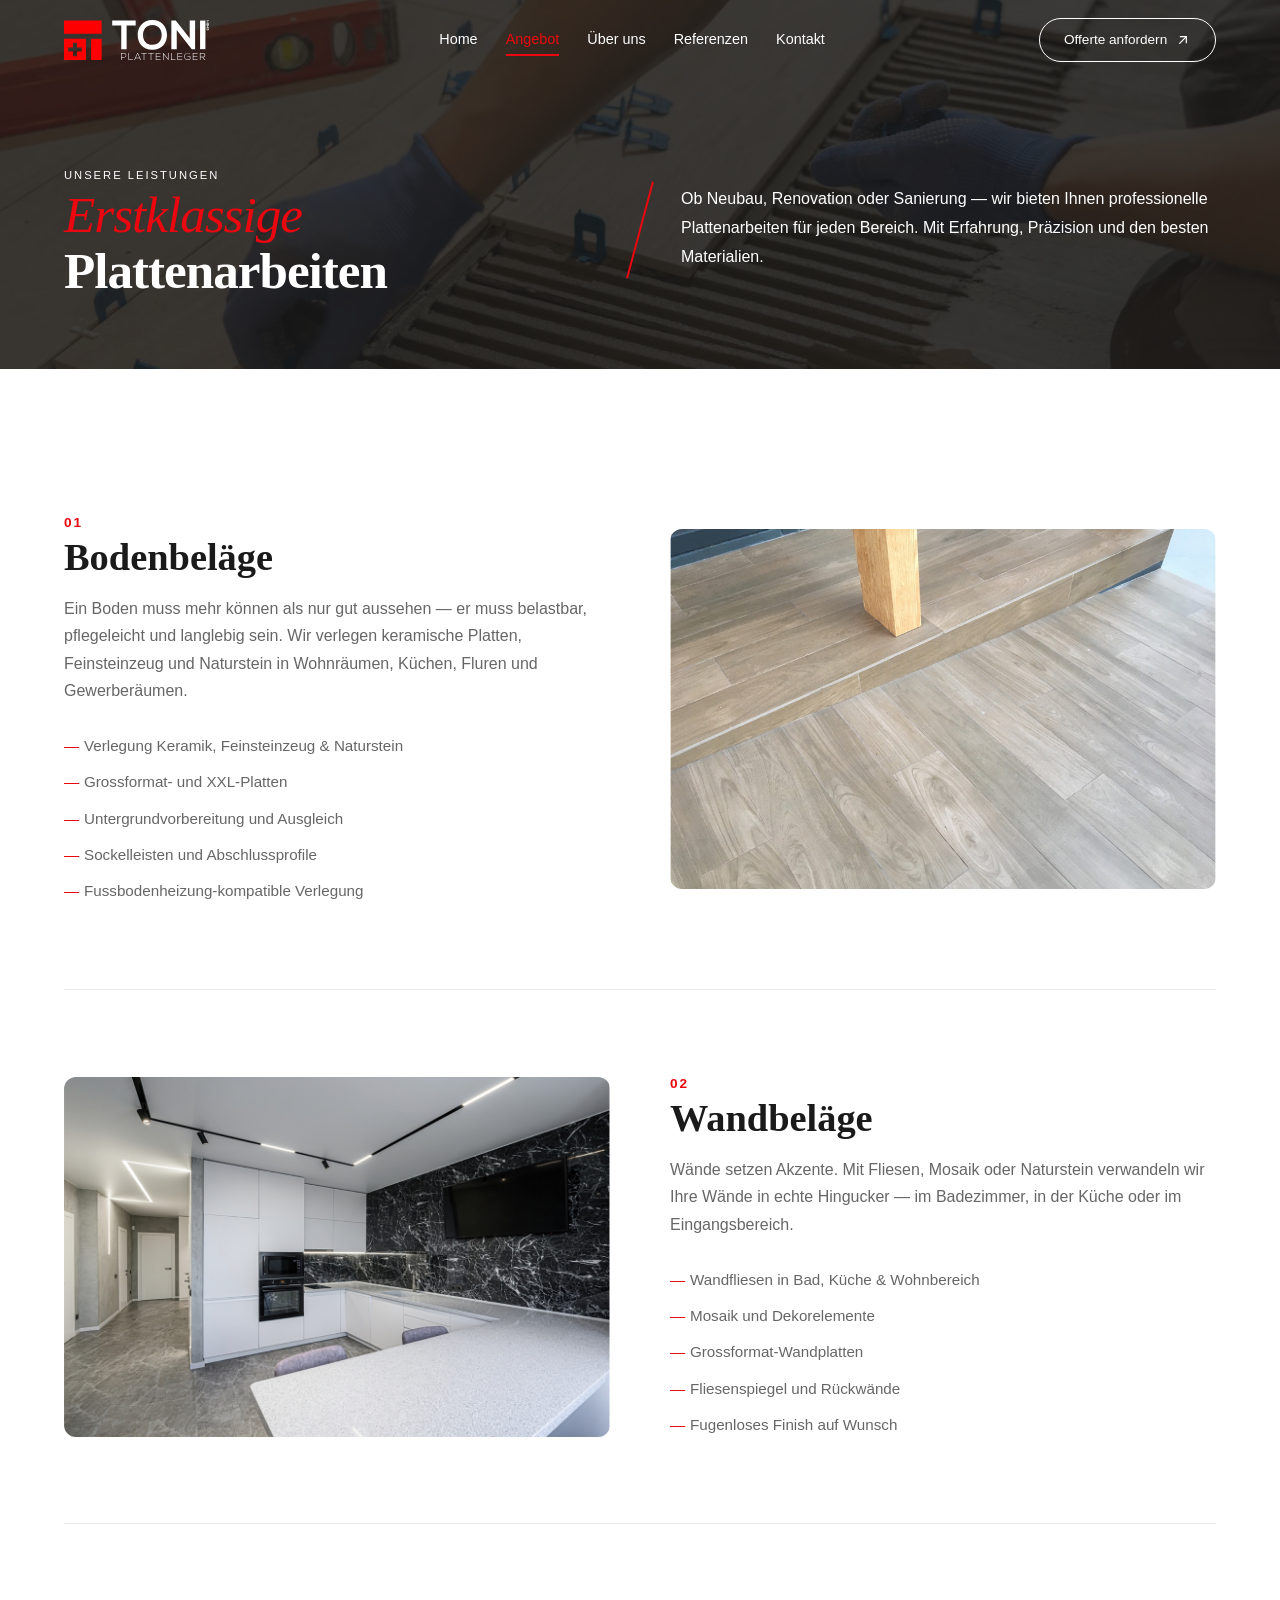
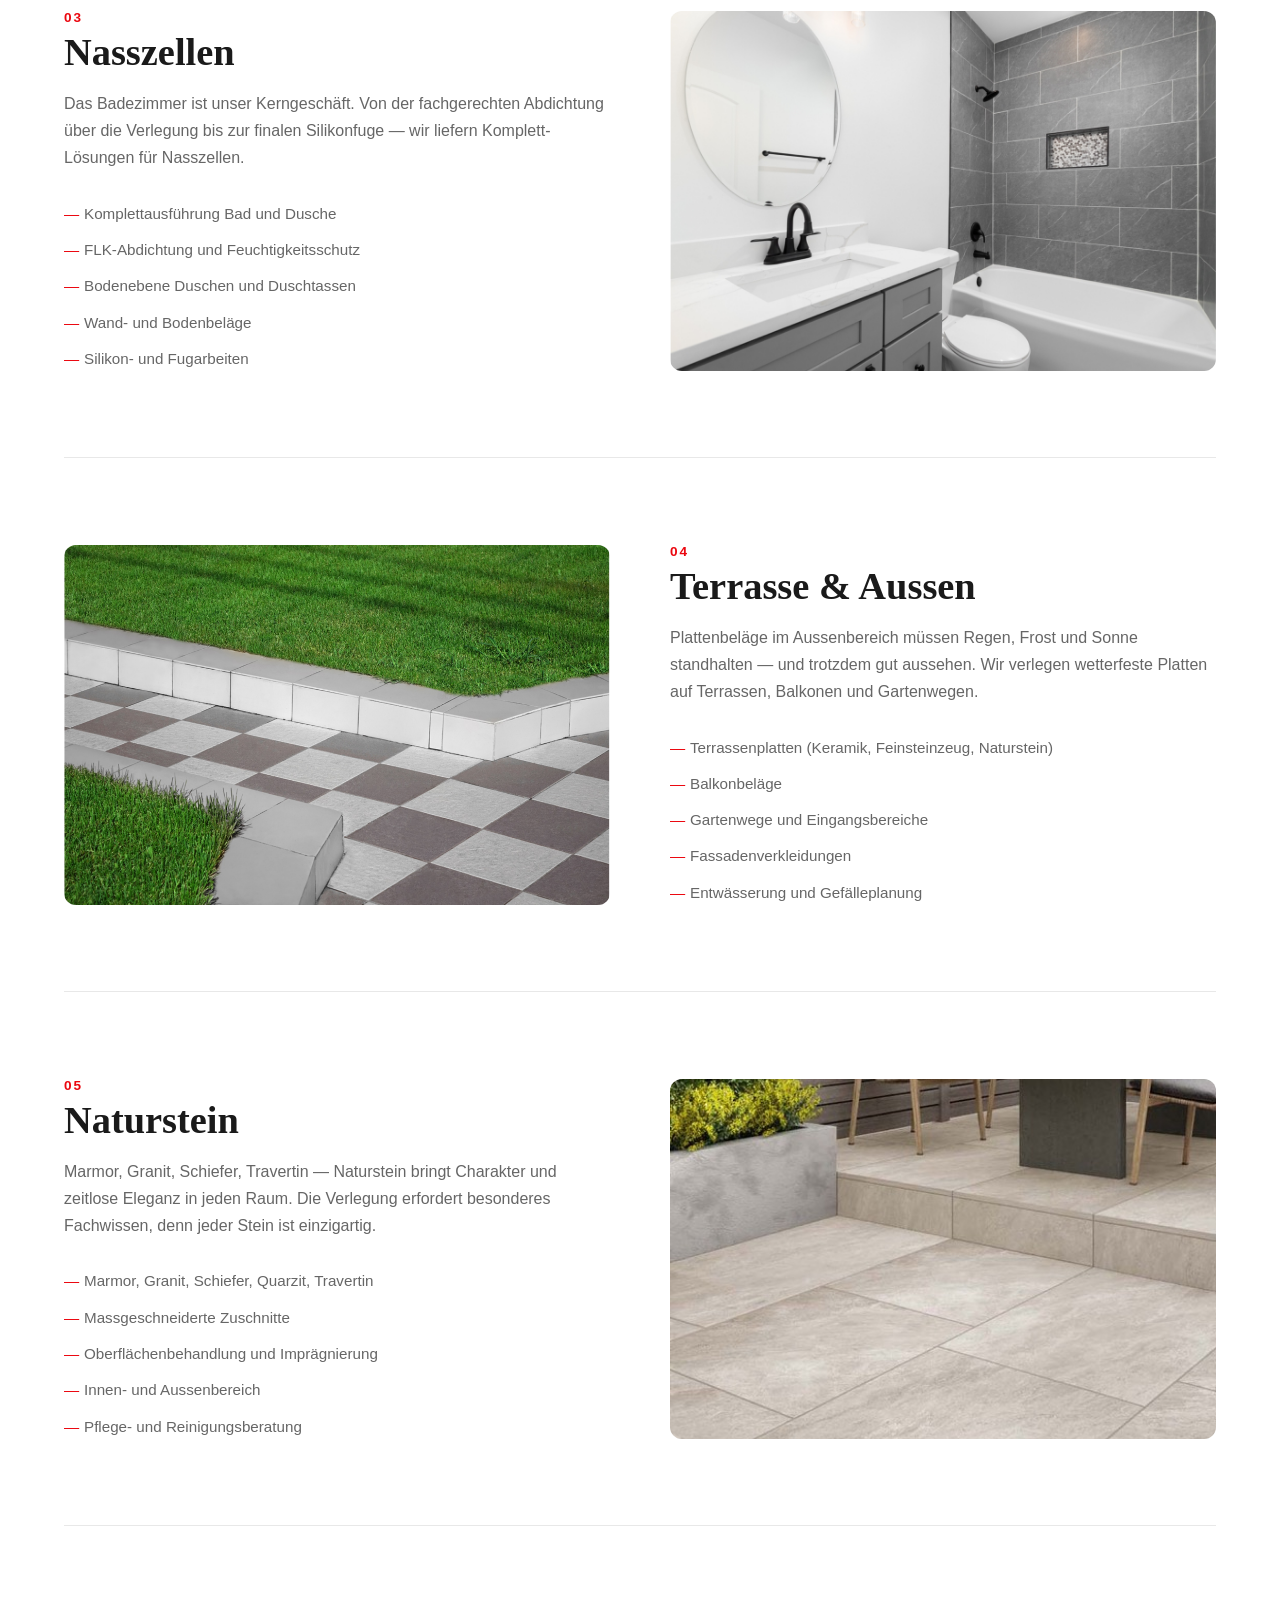
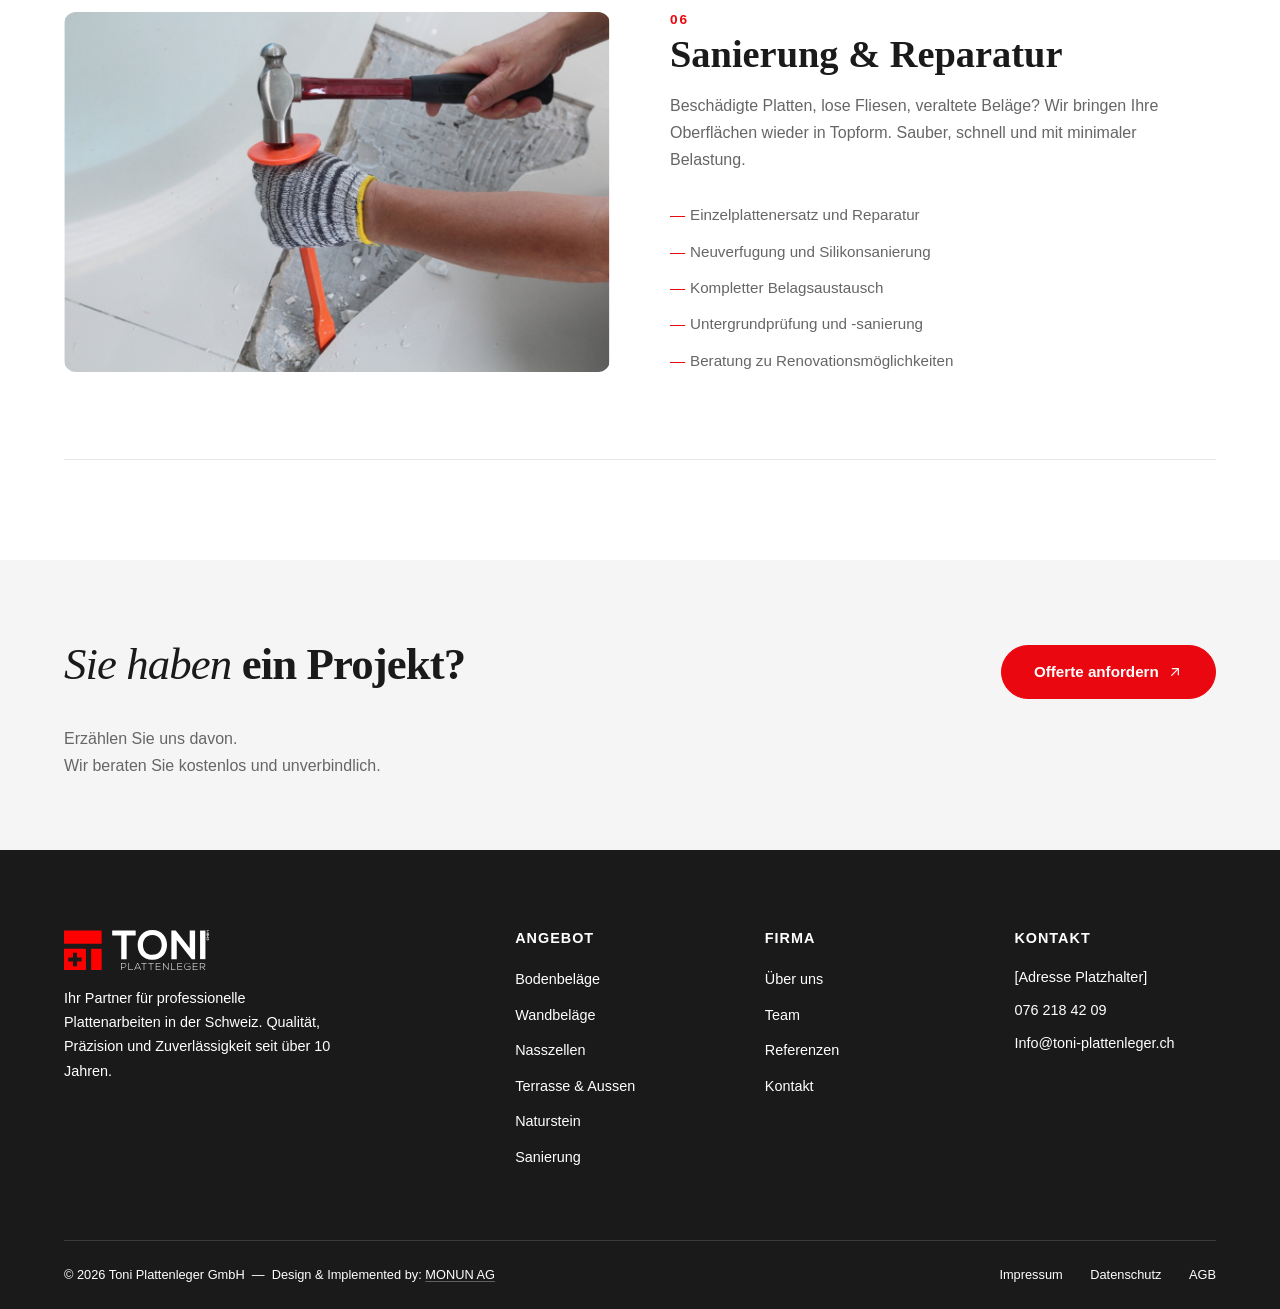
<file: angebot.html>
<!DOCTYPE html>
<html lang="de">
<head>
  <meta charset="UTF-8">
  <meta name="viewport" content="width=device-width, initial-scale=1.0">
  <title>Angebot — Toni Plattenleger GmbH</title>
  <meta name="description" content="Unser Angebot: Bodenbeläge, Wandbeläge, Nasszellen, Terrassen, Naturstein und Sanierung. Professionelle Plattenarbeiten in der Schweiz.">
  <meta name="robots" content="index, follow">
  <link rel="canonical" href="https://toniplattenleger.ch/angebot.html">
  <link rel="icon" href="src/logo/icon.svg" type="image/svg+xml">
  <meta property="og:title" content="Angebot — Toni Plattenleger GmbH">
  <meta property="og:description" content="Bodenbeläge, Wandbeläge, Nasszellen, Terrassen, Naturstein und Sanierung. Erstklassige Plattenarbeiten.">
  <meta property="og:image" content="https://toniplattenleger.ch/src/img/angebot.webp">
  <meta property="og:url" content="https://toniplattenleger.ch/angebot.html">
  <meta property="og:type" content="website">
  <meta property="og:locale" content="de_CH">
  <meta property="og:site_name" content="Toni Plattenleger GmbH">
  <link rel="stylesheet" href="css/style.css">
</head>
<body>

  <!-- NAVIGATION -->
  <nav class="navbar">
    <div class="container">
      <a href="index.html" class="navbar-logo"><img src="src/logo/Logo-color.svg" alt="Toni Plattenleger GmbH"></a>
      <button class="menu-toggle" onclick="this.classList.toggle('active');document.querySelector('.navbar-links').classList.toggle('open')">
        <span></span><span></span><span></span>
      </button>
      <div class="navbar-links">
        <a href="index.html">Home</a>
        <a href="angebot.html" class="active">Angebot</a>
        <a href="ueber-uns.html">Über uns</a>
        <a href="referenzen.html">Referenzen</a>
        <a href="kontakt.html">Kontakt</a>
      </div>
      <div class="navbar-cta">
        <span class="navbar-phone">076 218 42 09</span>
        <a href="kontakt.html" class="btn navbar-btn">Offerte anfordern <svg class="btn-arrow" viewBox="0 0 24 24"><line x1="7" y1="17" x2="17" y2="7"/><polyline points="8 7 17 7 17 16"/></svg></a>
      </div>
    </div>
  </nav>

  <!-- PAGE HERO -->
  <section class="angebot-hero">
    <div class="angebot-hero-bg" style="background-image: url('src/img/angebot.webp');"></div>
    <div class="container">
      <div class="angebot-hero-grid">
        <div class="angebot-hero-left">
          <span class="section-label" style="color: var(--white); font-weight: 400; font-size: 0.7rem;">Unsere Leistungen</span>
          <h1><em style="color: var(--red);">Erstklassige</em><br>Plattenarbeiten</h1>
        </div>
        <div class="angebot-hero-divider"></div>
        <div class="angebot-hero-right">
          <p>Ob Neubau, Renovation oder Sanierung — wir bieten Ihnen professionelle Plattenarbeiten für jeden Bereich. Mit Erfahrung, Präzision und den besten Materialien.</p>
        </div>
      </div>
    </div>
  </section>

  <!-- SERVICES -->
  <section class="section angebot-services">
    <div class="container">

      <!-- 01 Bodenbeläge -->
      <div class="service-detail">
        <div class="service-detail-text">
          <span class="section-label">01</span>
          <h2>Bodenbeläge</h2>
          <p>Ein Boden muss mehr können als nur gut aussehen — er muss belastbar, pflegeleicht und langlebig sein. Wir verlegen keramische Platten, Feinsteinzeug und Naturstein in Wohnräumen, Küchen, Fluren und Gewerberäumen.</p>
          <ul class="service-list">
            <li>Verlegung Keramik, Feinsteinzeug & Naturstein</li>
            <li>Grossformat- und XXL-Platten</li>
            <li>Untergrundvorbereitung und Ausgleich</li>
            <li>Sockelleisten und Abschlussprofile</li>
            <li>Fussbodenheizung-kompatible Verlegung</li>
          </ul>
        </div>
        <div class="service-detail-img"><img src="src/img/Bodenbeläge.jpg" alt="Bodenbeläge" loading="lazy"></div>
      </div>

      <!-- 02 Wandbeläge -->
      <div class="service-detail">
        <div class="service-detail-text">
          <span class="section-label">02</span>
          <h2>Wandbeläge</h2>
          <p>Wände setzen Akzente. Mit Fliesen, Mosaik oder Naturstein verwandeln wir Ihre Wände in echte Hingucker — im Badezimmer, in der Küche oder im Eingangsbereich.</p>
          <ul class="service-list">
            <li>Wandfliesen in Bad, Küche & Wohnbereich</li>
            <li>Mosaik und Dekorelemente</li>
            <li>Grossformat-Wandplatten</li>
            <li>Fliesenspiegel und Rückwände</li>
            <li>Fugenloses Finish auf Wunsch</li>
          </ul>
        </div>
        <div class="service-detail-img"><img src="src/img/Wandbeläge.jpg" alt="Wandbeläge" loading="lazy"></div>
      </div>

      <!-- 03 Nasszellen -->
      <div class="service-detail">
        <div class="service-detail-text">
          <span class="section-label">03</span>
          <h2>Nasszellen</h2>
          <p>Das Badezimmer ist unser Kerngeschäft. Von der fachgerechten Abdichtung über die Verlegung bis zur finalen Silikonfuge — wir liefern Komplett-Lösungen für Nasszellen.</p>
          <ul class="service-list">
            <li>Komplettausführung Bad und Dusche</li>
            <li>FLK-Abdichtung und Feuchtigkeitsschutz</li>
            <li>Bodenebene Duschen und Duschtassen</li>
            <li>Wand- und Bodenbeläge</li>
            <li>Silikon- und Fugarbeiten</li>
          </ul>
        </div>
        <div class="service-detail-img"><img src="src/img/Nasszellen.jpg" alt="Nasszellen" loading="lazy"></div>
      </div>

      <!-- 04 Terrasse & Aussen -->
      <div class="service-detail">
        <div class="service-detail-text">
          <span class="section-label">04</span>
          <h2>Terrasse & Aussen</h2>
          <p>Plattenbeläge im Aussenbereich müssen Regen, Frost und Sonne standhalten — und trotzdem gut aussehen. Wir verlegen wetterfeste Platten auf Terrassen, Balkonen und Gartenwegen.</p>
          <ul class="service-list">
            <li>Terrassenplatten (Keramik, Feinsteinzeug, Naturstein)</li>
            <li>Balkonbeläge</li>
            <li>Gartenwege und Eingangsbereiche</li>
            <li>Fassadenverkleidungen</li>
            <li>Entwässerung und Gefälleplanung</li>
          </ul>
        </div>
        <div class="service-detail-img"><img src="src/img/Terrasse & Aussen.jpg" alt="Terrasse & Aussen" loading="lazy"></div>
      </div>

      <!-- 05 Naturstein -->
      <div class="service-detail">
        <div class="service-detail-text">
          <span class="section-label">05</span>
          <h2>Naturstein</h2>
          <p>Marmor, Granit, Schiefer, Travertin — Naturstein bringt Charakter und zeitlose Eleganz in jeden Raum. Die Verlegung erfordert besonderes Fachwissen, denn jeder Stein ist einzigartig.</p>
          <ul class="service-list">
            <li>Marmor, Granit, Schiefer, Quarzit, Travertin</li>
            <li>Massgeschneiderte Zuschnitte</li>
            <li>Oberflächenbehandlung und Imprägnierung</li>
            <li>Innen- und Aussenbereich</li>
            <li>Pflege- und Reinigungsberatung</li>
          </ul>
        </div>
        <div class="service-detail-img"><img src="src/img/Naturstein.jpg" alt="Naturstein" loading="lazy"></div>
      </div>

      <!-- 06 Sanierung -->
      <div class="service-detail">
        <div class="service-detail-text">
          <span class="section-label">06</span>
          <h2>Sanierung & Reparatur</h2>
          <p>Beschädigte Platten, lose Fliesen, veraltete Beläge? Wir bringen Ihre Oberflächen wieder in Topform. Sauber, schnell und mit minimaler Belastung.</p>
          <ul class="service-list">
            <li>Einzelplattenersatz und Reparatur</li>
            <li>Neuverfugung und Silikonsanierung</li>
            <li>Kompletter Belagsaustausch</li>
            <li>Untergrundprüfung und -sanierung</li>
            <li>Beratung zu Renovationsmöglichkeiten</li>
          </ul>
        </div>
        <div class="service-detail-img"><img src="src/img/Sanierung & Reparatur.jpg" alt="Sanierung & Reparatur" loading="lazy"></div>
      </div>

    </div>
  </section>

  <!-- PAGE CTA -->
  <section class="page-cta-light">
    <div class="container">
      <div class="cta-top">
        <h2><em>Sie haben</em> ein Projekt?</h2>
        <a href="kontakt.html" class="btn btn-outline">Offerte anfordern <svg class="btn-arrow" viewBox="0 0 24 24"><line x1="7" y1="17" x2="17" y2="7"/><polyline points="8 7 17 7 17 16"/></svg></a>
      </div>
      <p class="cta-desc" style="color: var(--grey);">Erzählen Sie uns davon.<br>Wir beraten Sie kostenlos und unverbindlich.</p>
    </div>
  </section>

  <!-- FOOTER -->
  <footer class="footer">
    <div class="container">
      <div class="footer-grid">
        <div class="footer-brand">
          <a href="index.html" class="navbar-logo"><img src="src/logo/Logo-color.svg" alt="Toni Plattenleger GmbH"></a>
          <p>Ihr Partner für professionelle Plattenarbeiten in der Schweiz. Qualität, Präzision und Zuverlässigkeit seit über 10 Jahren.</p>
        </div>
        <div>
          <h4>Angebot</h4>
          <ul class="footer-links">
            <li><a href="angebot.html">Bodenbeläge</a></li>
            <li><a href="angebot.html">Wandbeläge</a></li>
            <li><a href="angebot.html">Nasszellen</a></li>
            <li><a href="angebot.html">Terrasse & Aussen</a></li>
            <li><a href="angebot.html">Naturstein</a></li>
            <li><a href="angebot.html">Sanierung</a></li>
          </ul>
        </div>
        <div>
          <h4>Firma</h4>
          <ul class="footer-links">
            <li><a href="ueber-uns.html">Über uns</a></li>
            <li><a href="ueber-uns.html">Team</a></li>
            <li><a href="referenzen.html">Referenzen</a></li>
            <li><a href="kontakt.html">Kontakt</a></li>
          </ul>
        </div>
        <div>
          <h4>Kontakt</h4>
          <ul class="footer-contact">
            <li>[Adresse Platzhalter]</li>
            <li>076 218 42 09</li>
            <li>Info@toni-plattenleger.ch</li>
          </ul>
        </div>
      </div>
      <div class="footer-bottom">
        <span>&copy; 2026 Toni Plattenleger GmbH &nbsp;&mdash;&nbsp; Design &amp; Implemented by: <a href="https://monun.ch/" target="_blank" rel="noopener" class="monun-link">MONUN AG</a></span>
        <div>
          <a href="impressum.html">Impressum</a>
          <a href="datenschutz.html">Datenschutz</a>
          <a href="agb.html">AGB</a>
        </div>
      </div>
    </div>
  </footer>

  <script>
    window.addEventListener('scroll', function() {
      const navbar = document.querySelector('.navbar');
      if (window.scrollY > 80) {
        navbar.classList.add('scrolled');
      } else {
        navbar.classList.remove('scrolled');
      }
    });
  </script>

</body>
</html>
</file>
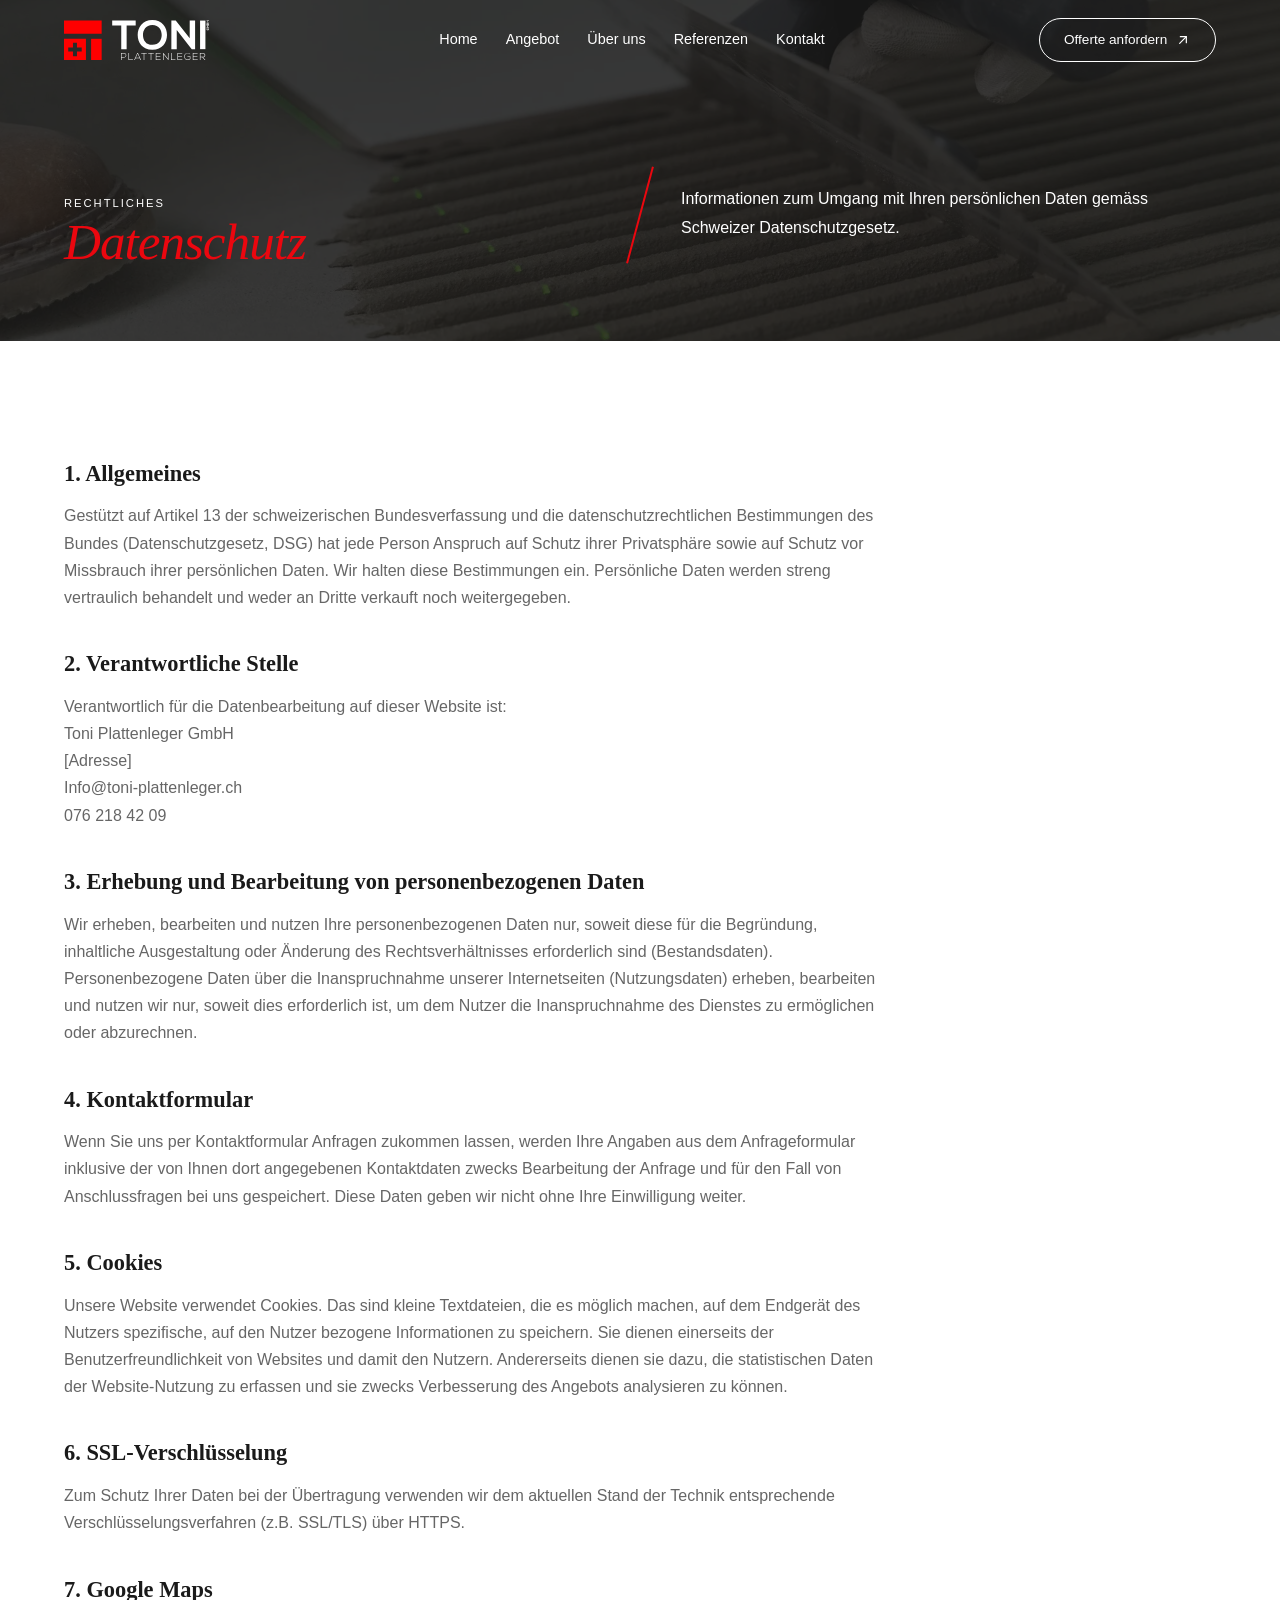
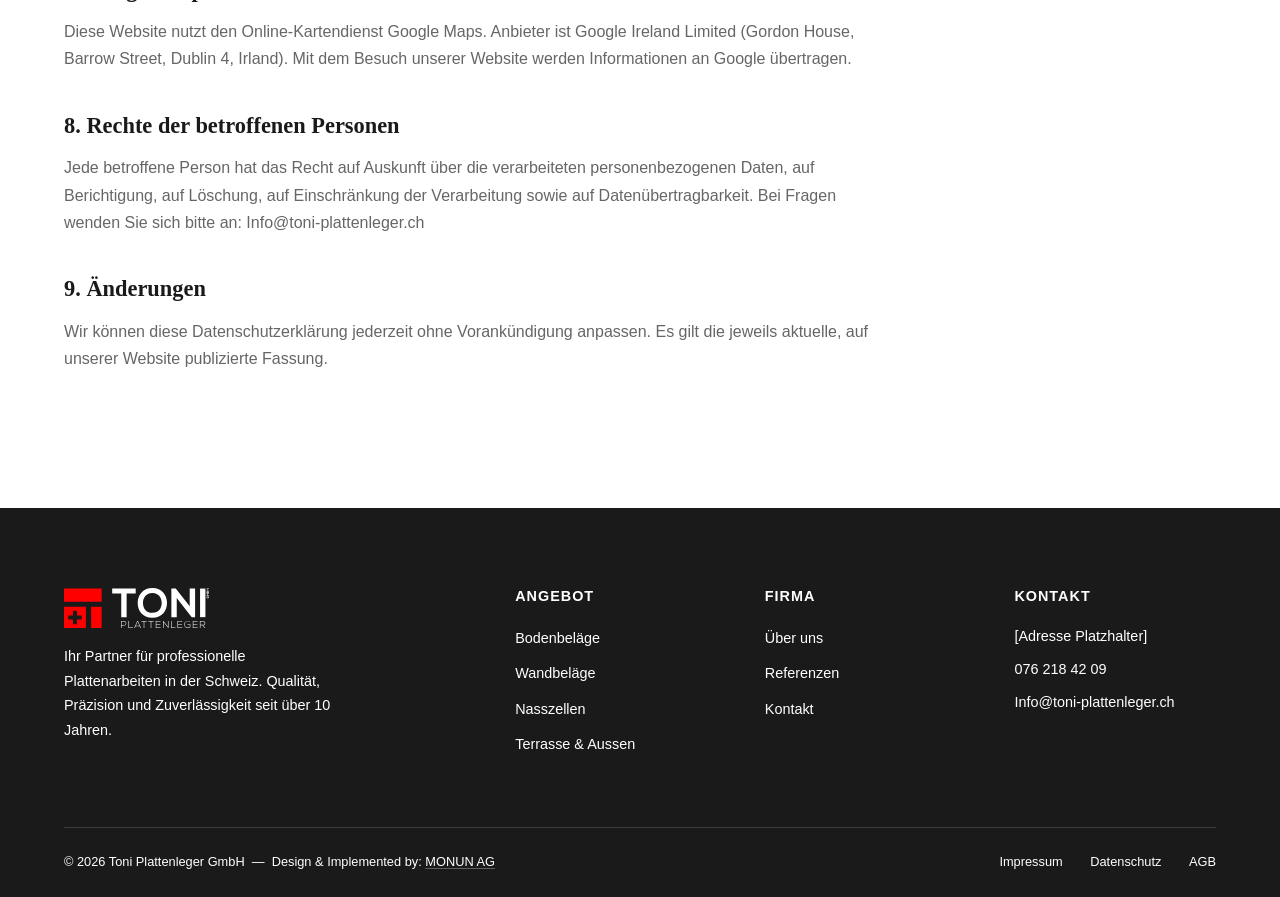
<file: datenschutz.html>
<!DOCTYPE html>
<html lang="de">
<head>
  <meta charset="UTF-8">
  <meta name="viewport" content="width=device-width, initial-scale=1.0">
  <title>Datenschutz — Toni Plattenleger GmbH</title>
  <meta name="description" content="Datenschutzerklärung der Toni Plattenleger GmbH — Informationen zum Umgang mit Ihren persönlichen Daten.">
  <meta name="robots" content="index, follow">
  <link rel="canonical" href="https://toniplattenleger.ch/datenschutz.html">
  <link rel="icon" href="src/logo/icon.svg" type="image/svg+xml">
  <meta property="og:title" content="Datenschutz — Toni Plattenleger GmbH">
  <meta property="og:description" content="Datenschutzerklärung der Toni Plattenleger GmbH.">
  <meta property="og:url" content="https://toniplattenleger.ch/datenschutz.html">
  <meta property="og:type" content="website">
  <meta property="og:locale" content="de_CH">
  <meta property="og:site_name" content="Toni Plattenleger GmbH">
  <link rel="stylesheet" href="css/style.css">
</head>
<body>

  <!-- NAVIGATION -->
  <nav class="navbar">
    <div class="container">
      <a href="index.html" class="navbar-logo"><img src="src/logo/Logo-color.svg" alt="Toni Plattenleger GmbH"></a>
      <button class="menu-toggle" onclick="this.classList.toggle('active');document.querySelector('.navbar-links').classList.toggle('open')">
        <span></span><span></span><span></span>
      </button>
      <div class="navbar-links">
        <a href="index.html">Home</a>
        <a href="angebot.html">Angebot</a>
        <a href="ueber-uns.html">Über uns</a>
        <a href="referenzen.html">Referenzen</a>
        <a href="kontakt.html">Kontakt</a>
      </div>
      <div class="navbar-cta">
        <span class="navbar-phone">076 218 42 09</span>
        <a href="kontakt.html" class="btn navbar-btn">Offerte anfordern <svg class="btn-arrow" viewBox="0 0 24 24"><line x1="7" y1="17" x2="17" y2="7"/><polyline points="8 7 17 7 17 16"/></svg></a>
      </div>
    </div>
  </nav>

  <!-- PAGE HERO -->
  <section class="angebot-hero">
    <div class="angebot-hero-bg" style="background-image: url('src/img/hero-banner.webp');"></div>
    <div class="container">
      <div class="angebot-hero-grid">
        <div class="angebot-hero-left">
          <span class="section-label" style="color: var(--white); font-weight: 400; font-size: 0.7rem;">Rechtliches</span>
          <h1><em style="color: var(--red);">Datenschutz</em></h1>
        </div>
        <div class="angebot-hero-divider"></div>
        <div class="angebot-hero-right">
          <p>Informationen zum Umgang mit Ihren persönlichen Daten gemäss Schweizer Datenschutzgesetz.</p>
        </div>
      </div>
    </div>
  </section>

  <!-- CONTENT -->
  <section class="legal-section">
    <div class="container">
      <div class="legal-content">
        <h2>1. Allgemeines</h2>
        <p>Gestützt auf Artikel 13 der schweizerischen Bundesverfassung und die datenschutzrechtlichen Bestimmungen des Bundes (Datenschutzgesetz, DSG) hat jede Person Anspruch auf Schutz ihrer Privatsphäre sowie auf Schutz vor Missbrauch ihrer persönlichen Daten. Wir halten diese Bestimmungen ein. Persönliche Daten werden streng vertraulich behandelt und weder an Dritte verkauft noch weitergegeben.</p>

        <h2>2. Verantwortliche Stelle</h2>
        <p>Verantwortlich für die Datenbearbeitung auf dieser Website ist:<br>
        Toni Plattenleger GmbH<br>
        [Adresse]<br>
        Info@toni-plattenleger.ch<br>
        076 218 42 09</p>

        <h2>3. Erhebung und Bearbeitung von personenbezogenen Daten</h2>
        <p>Wir erheben, bearbeiten und nutzen Ihre personenbezogenen Daten nur, soweit diese für die Begründung, inhaltliche Ausgestaltung oder Änderung des Rechtsverhältnisses erforderlich sind (Bestandsdaten). Personenbezogene Daten über die Inanspruchnahme unserer Internetseiten (Nutzungsdaten) erheben, bearbeiten und nutzen wir nur, soweit dies erforderlich ist, um dem Nutzer die Inanspruchnahme des Dienstes zu ermöglichen oder abzurechnen.</p>

        <h2>4. Kontaktformular</h2>
        <p>Wenn Sie uns per Kontaktformular Anfragen zukommen lassen, werden Ihre Angaben aus dem Anfrageformular inklusive der von Ihnen dort angegebenen Kontaktdaten zwecks Bearbeitung der Anfrage und für den Fall von Anschlussfragen bei uns gespeichert. Diese Daten geben wir nicht ohne Ihre Einwilligung weiter.</p>

        <h2>5. Cookies</h2>
        <p>Unsere Website verwendet Cookies. Das sind kleine Textdateien, die es möglich machen, auf dem Endgerät des Nutzers spezifische, auf den Nutzer bezogene Informationen zu speichern. Sie dienen einerseits der Benutzerfreundlichkeit von Websites und damit den Nutzern. Andererseits dienen sie dazu, die statistischen Daten der Website-Nutzung zu erfassen und sie zwecks Verbesserung des Angebots analysieren zu können.</p>

        <h2>6. SSL-Verschlüsselung</h2>
        <p>Zum Schutz Ihrer Daten bei der Übertragung verwenden wir dem aktuellen Stand der Technik entsprechende Verschlüsselungsverfahren (z.B. SSL/TLS) über HTTPS.</p>

        <h2>7. Google Maps</h2>
        <p>Diese Website nutzt den Online-Kartendienst Google Maps. Anbieter ist Google Ireland Limited (Gordon House, Barrow Street, Dublin 4, Irland). Mit dem Besuch unserer Website werden Informationen an Google übertragen.</p>

        <h2>8. Rechte der betroffenen Personen</h2>
        <p>Jede betroffene Person hat das Recht auf Auskunft über die verarbeiteten personenbezogenen Daten, auf Berichtigung, auf Löschung, auf Einschränkung der Verarbeitung sowie auf Datenübertragbarkeit. Bei Fragen wenden Sie sich bitte an: Info@toni-plattenleger.ch</p>

        <h2>9. Änderungen</h2>
        <p>Wir können diese Datenschutzerklärung jederzeit ohne Vorankündigung anpassen. Es gilt die jeweils aktuelle, auf unserer Website publizierte Fassung.</p>
      </div>
    </div>
  </section>

  <!-- FOOTER -->
  <footer class="footer">
    <div class="container">
      <div class="footer-grid">
        <div class="footer-brand">
          <a href="index.html" class="navbar-logo"><img src="src/logo/Logo-color.svg" alt="Toni Plattenleger GmbH"></a>
          <p>Ihr Partner für professionelle Plattenarbeiten in der Schweiz. Qualität, Präzision und Zuverlässigkeit seit über 10 Jahren.</p>
        </div>
        <div>
          <h4>Angebot</h4>
          <ul class="footer-links">
            <li><a href="angebot.html">Bodenbeläge</a></li>
            <li><a href="angebot.html">Wandbeläge</a></li>
            <li><a href="angebot.html">Nasszellen</a></li>
            <li><a href="angebot.html">Terrasse & Aussen</a></li>
          </ul>
        </div>
        <div>
          <h4>Firma</h4>
          <ul class="footer-links">
            <li><a href="ueber-uns.html">Über uns</a></li>
            <li><a href="referenzen.html">Referenzen</a></li>
            <li><a href="kontakt.html">Kontakt</a></li>
          </ul>
        </div>
        <div>
          <h4>Kontakt</h4>
          <ul class="footer-contact">
            <li>[Adresse Platzhalter]</li>
            <li>076 218 42 09</li>
            <li>Info@toni-plattenleger.ch</li>
          </ul>
        </div>
      </div>
      <div class="footer-bottom">
        <span>&copy; 2026 Toni Plattenleger GmbH &nbsp;&mdash;&nbsp; Design &amp; Implemented by: <a href="https://monun.ch/" target="_blank" rel="noopener" class="monun-link">MONUN AG</a></span>
        <div>
          <a href="impressum.html">Impressum</a>
          <a href="datenschutz.html">Datenschutz</a>
          <a href="agb.html">AGB</a>
        </div>
      </div>
    </div>
  </footer>

  <script>
    window.addEventListener('scroll', function() {
      const navbar = document.querySelector('.navbar');
      if (window.scrollY > 80) {
        navbar.classList.add('scrolled');
      } else {
        navbar.classList.remove('scrolled');
      }
    });
  </script>

</body>
</html>
</file>
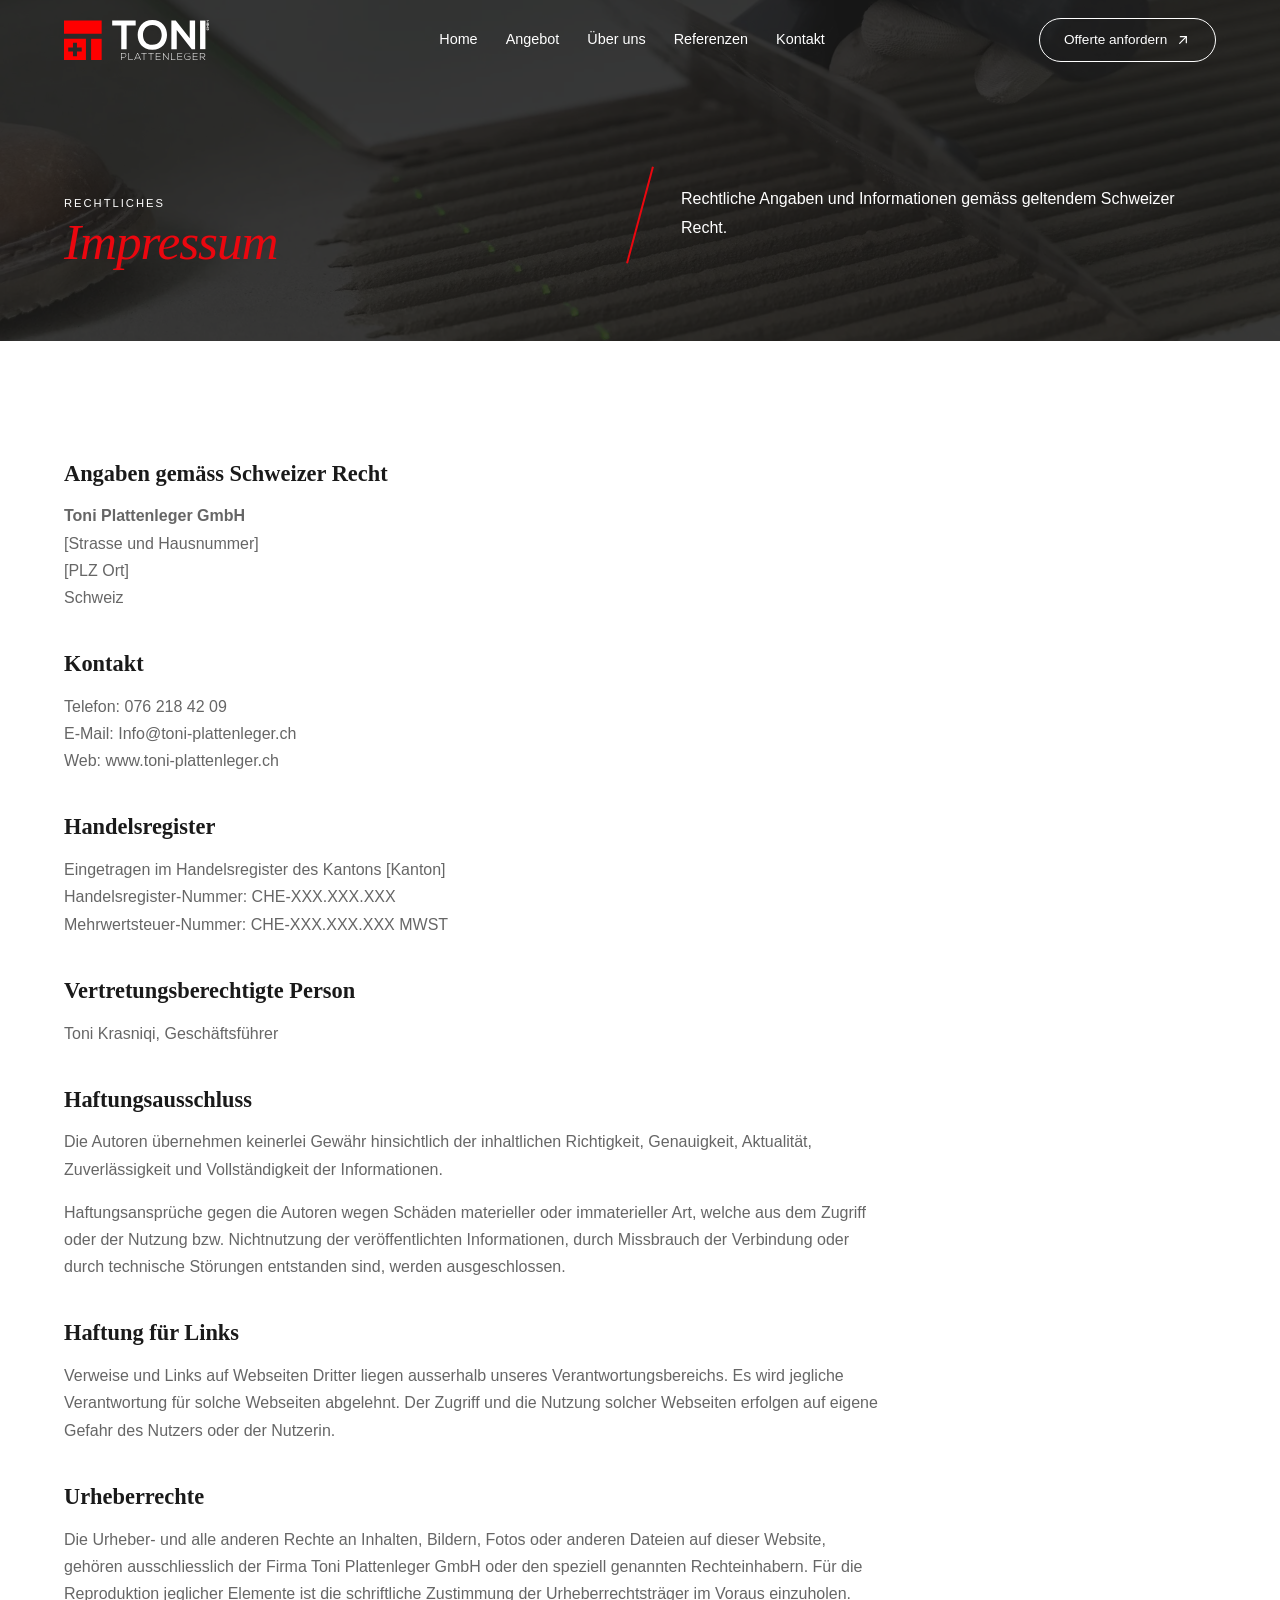
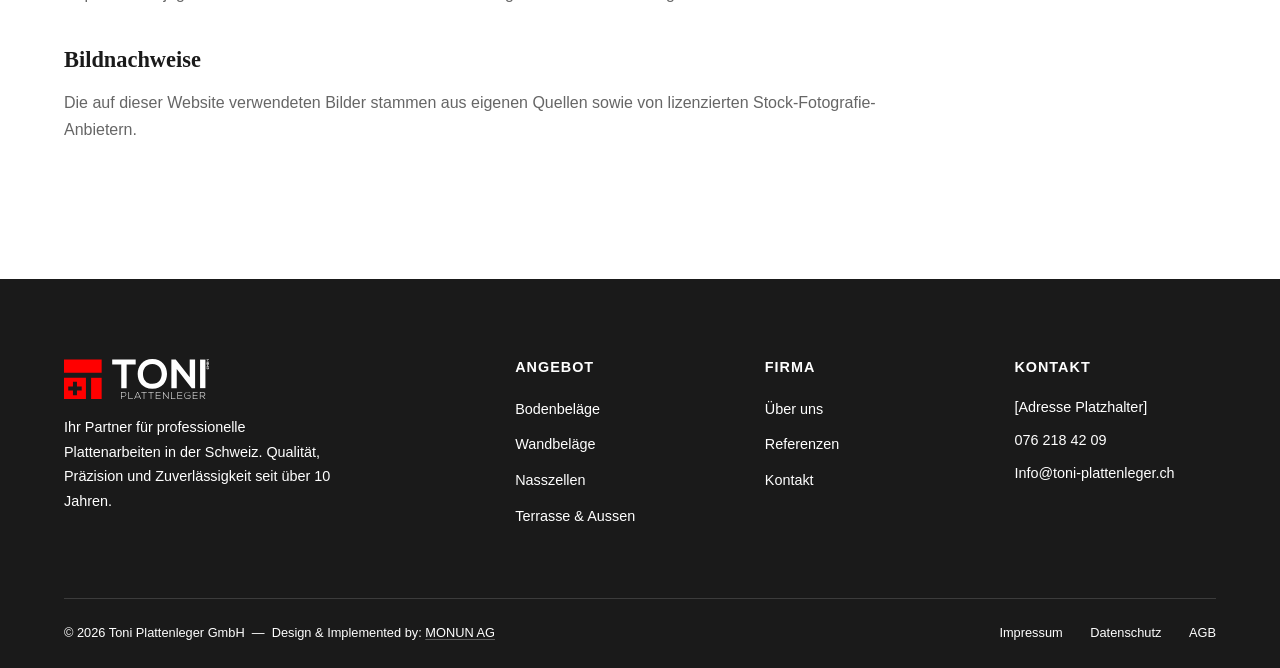
<file: impressum.html>
<!DOCTYPE html>
<html lang="de">
<head>
  <meta charset="UTF-8">
  <meta name="viewport" content="width=device-width, initial-scale=1.0">
  <title>Impressum — Toni Plattenleger GmbH</title>
  <meta name="description" content="Impressum der Toni Plattenleger GmbH — rechtliche Angaben und Kontaktinformationen.">
  <meta name="robots" content="index, follow">
  <link rel="canonical" href="https://toniplattenleger.ch/impressum.html">
  <link rel="icon" href="src/logo/icon.svg" type="image/svg+xml">
  <meta property="og:title" content="Impressum — Toni Plattenleger GmbH">
  <meta property="og:description" content="Rechtliche Angaben der Toni Plattenleger GmbH.">
  <meta property="og:url" content="https://toniplattenleger.ch/impressum.html">
  <meta property="og:type" content="website">
  <meta property="og:locale" content="de_CH">
  <meta property="og:site_name" content="Toni Plattenleger GmbH">
  <link rel="stylesheet" href="css/style.css">
</head>
<body>

  <!-- NAVIGATION -->
  <nav class="navbar">
    <div class="container">
      <a href="index.html" class="navbar-logo"><img src="src/logo/Logo-color.svg" alt="Toni Plattenleger GmbH"></a>
      <button class="menu-toggle" onclick="this.classList.toggle('active');document.querySelector('.navbar-links').classList.toggle('open')">
        <span></span><span></span><span></span>
      </button>
      <div class="navbar-links">
        <a href="index.html">Home</a>
        <a href="angebot.html">Angebot</a>
        <a href="ueber-uns.html">Über uns</a>
        <a href="referenzen.html">Referenzen</a>
        <a href="kontakt.html">Kontakt</a>
      </div>
      <div class="navbar-cta">
        <span class="navbar-phone">076 218 42 09</span>
        <a href="kontakt.html" class="btn navbar-btn">Offerte anfordern <svg class="btn-arrow" viewBox="0 0 24 24"><line x1="7" y1="17" x2="17" y2="7"/><polyline points="8 7 17 7 17 16"/></svg></a>
      </div>
    </div>
  </nav>

  <!-- PAGE HERO -->
  <section class="angebot-hero">
    <div class="angebot-hero-bg" style="background-image: url('src/img/hero-banner.webp');"></div>
    <div class="container">
      <div class="angebot-hero-grid">
        <div class="angebot-hero-left">
          <span class="section-label" style="color: var(--white); font-weight: 400; font-size: 0.7rem;">Rechtliches</span>
          <h1><em style="color: var(--red);">Impressum</em></h1>
        </div>
        <div class="angebot-hero-divider"></div>
        <div class="angebot-hero-right">
          <p>Rechtliche Angaben und Informationen gemäss geltendem Schweizer Recht.</p>
        </div>
      </div>
    </div>
  </section>

  <!-- CONTENT -->
  <section class="legal-section">
    <div class="container">
      <div class="legal-content">
        <h2>Angaben gemäss Schweizer Recht</h2>

        <p><strong>Toni Plattenleger GmbH</strong><br>
        [Strasse und Hausnummer]<br>
        [PLZ Ort]<br>
        Schweiz</p>

        <h2>Kontakt</h2>
        <p>Telefon: 076 218 42 09<br>
        E-Mail: Info@toni-plattenleger.ch<br>
        Web: www.toni-plattenleger.ch</p>

        <h2>Handelsregister</h2>
        <p>Eingetragen im Handelsregister des Kantons [Kanton]<br>
        Handelsregister-Nummer: CHE-XXX.XXX.XXX<br>
        Mehrwertsteuer-Nummer: CHE-XXX.XXX.XXX MWST</p>

        <h2>Vertretungsberechtigte Person</h2>
        <p>Toni Krasniqi, Geschäftsführer</p>

        <h2>Haftungsausschluss</h2>
        <p>Die Autoren übernehmen keinerlei Gewähr hinsichtlich der inhaltlichen Richtigkeit, Genauigkeit, Aktualität, Zuverlässigkeit und Vollständigkeit der Informationen.</p>
        <p>Haftungsansprüche gegen die Autoren wegen Schäden materieller oder immaterieller Art, welche aus dem Zugriff oder der Nutzung bzw. Nichtnutzung der veröffentlichten Informationen, durch Missbrauch der Verbindung oder durch technische Störungen entstanden sind, werden ausgeschlossen.</p>

        <h2>Haftung für Links</h2>
        <p>Verweise und Links auf Webseiten Dritter liegen ausserhalb unseres Verantwortungsbereichs. Es wird jegliche Verantwortung für solche Webseiten abgelehnt. Der Zugriff und die Nutzung solcher Webseiten erfolgen auf eigene Gefahr des Nutzers oder der Nutzerin.</p>

        <h2>Urheberrechte</h2>
        <p>Die Urheber- und alle anderen Rechte an Inhalten, Bildern, Fotos oder anderen Dateien auf dieser Website, gehören ausschliesslich der Firma Toni Plattenleger GmbH oder den speziell genannten Rechteinhabern. Für die Reproduktion jeglicher Elemente ist die schriftliche Zustimmung der Urheberrechtsträger im Voraus einzuholen.</p>

        <h2>Bildnachweise</h2>
        <p>Die auf dieser Website verwendeten Bilder stammen aus eigenen Quellen sowie von lizenzierten Stock-Fotografie-Anbietern.</p>
      </div>
    </div>
  </section>

  <!-- FOOTER -->
  <footer class="footer">
    <div class="container">
      <div class="footer-grid">
        <div class="footer-brand">
          <a href="index.html" class="navbar-logo"><img src="src/logo/Logo-color.svg" alt="Toni Plattenleger GmbH"></a>
          <p>Ihr Partner für professionelle Plattenarbeiten in der Schweiz. Qualität, Präzision und Zuverlässigkeit seit über 10 Jahren.</p>
        </div>
        <div>
          <h4>Angebot</h4>
          <ul class="footer-links">
            <li><a href="angebot.html">Bodenbeläge</a></li>
            <li><a href="angebot.html">Wandbeläge</a></li>
            <li><a href="angebot.html">Nasszellen</a></li>
            <li><a href="angebot.html">Terrasse & Aussen</a></li>
          </ul>
        </div>
        <div>
          <h4>Firma</h4>
          <ul class="footer-links">
            <li><a href="ueber-uns.html">Über uns</a></li>
            <li><a href="referenzen.html">Referenzen</a></li>
            <li><a href="kontakt.html">Kontakt</a></li>
          </ul>
        </div>
        <div>
          <h4>Kontakt</h4>
          <ul class="footer-contact">
            <li>[Adresse Platzhalter]</li>
            <li>076 218 42 09</li>
            <li>Info@toni-plattenleger.ch</li>
          </ul>
        </div>
      </div>
      <div class="footer-bottom">
        <span>&copy; 2026 Toni Plattenleger GmbH &nbsp;&mdash;&nbsp; Design &amp; Implemented by: <a href="https://monun.ch/" target="_blank" rel="noopener" class="monun-link">MONUN AG</a></span>
        <div>
          <a href="impressum.html">Impressum</a>
          <a href="datenschutz.html">Datenschutz</a>
          <a href="agb.html">AGB</a>
        </div>
      </div>
    </div>
  </footer>

  <script>
    window.addEventListener('scroll', function() {
      const navbar = document.querySelector('.navbar');
      if (window.scrollY > 80) {
        navbar.classList.add('scrolled');
      } else {
        navbar.classList.remove('scrolled');
      }
    });
  </script>

</body>
</html>
</file>
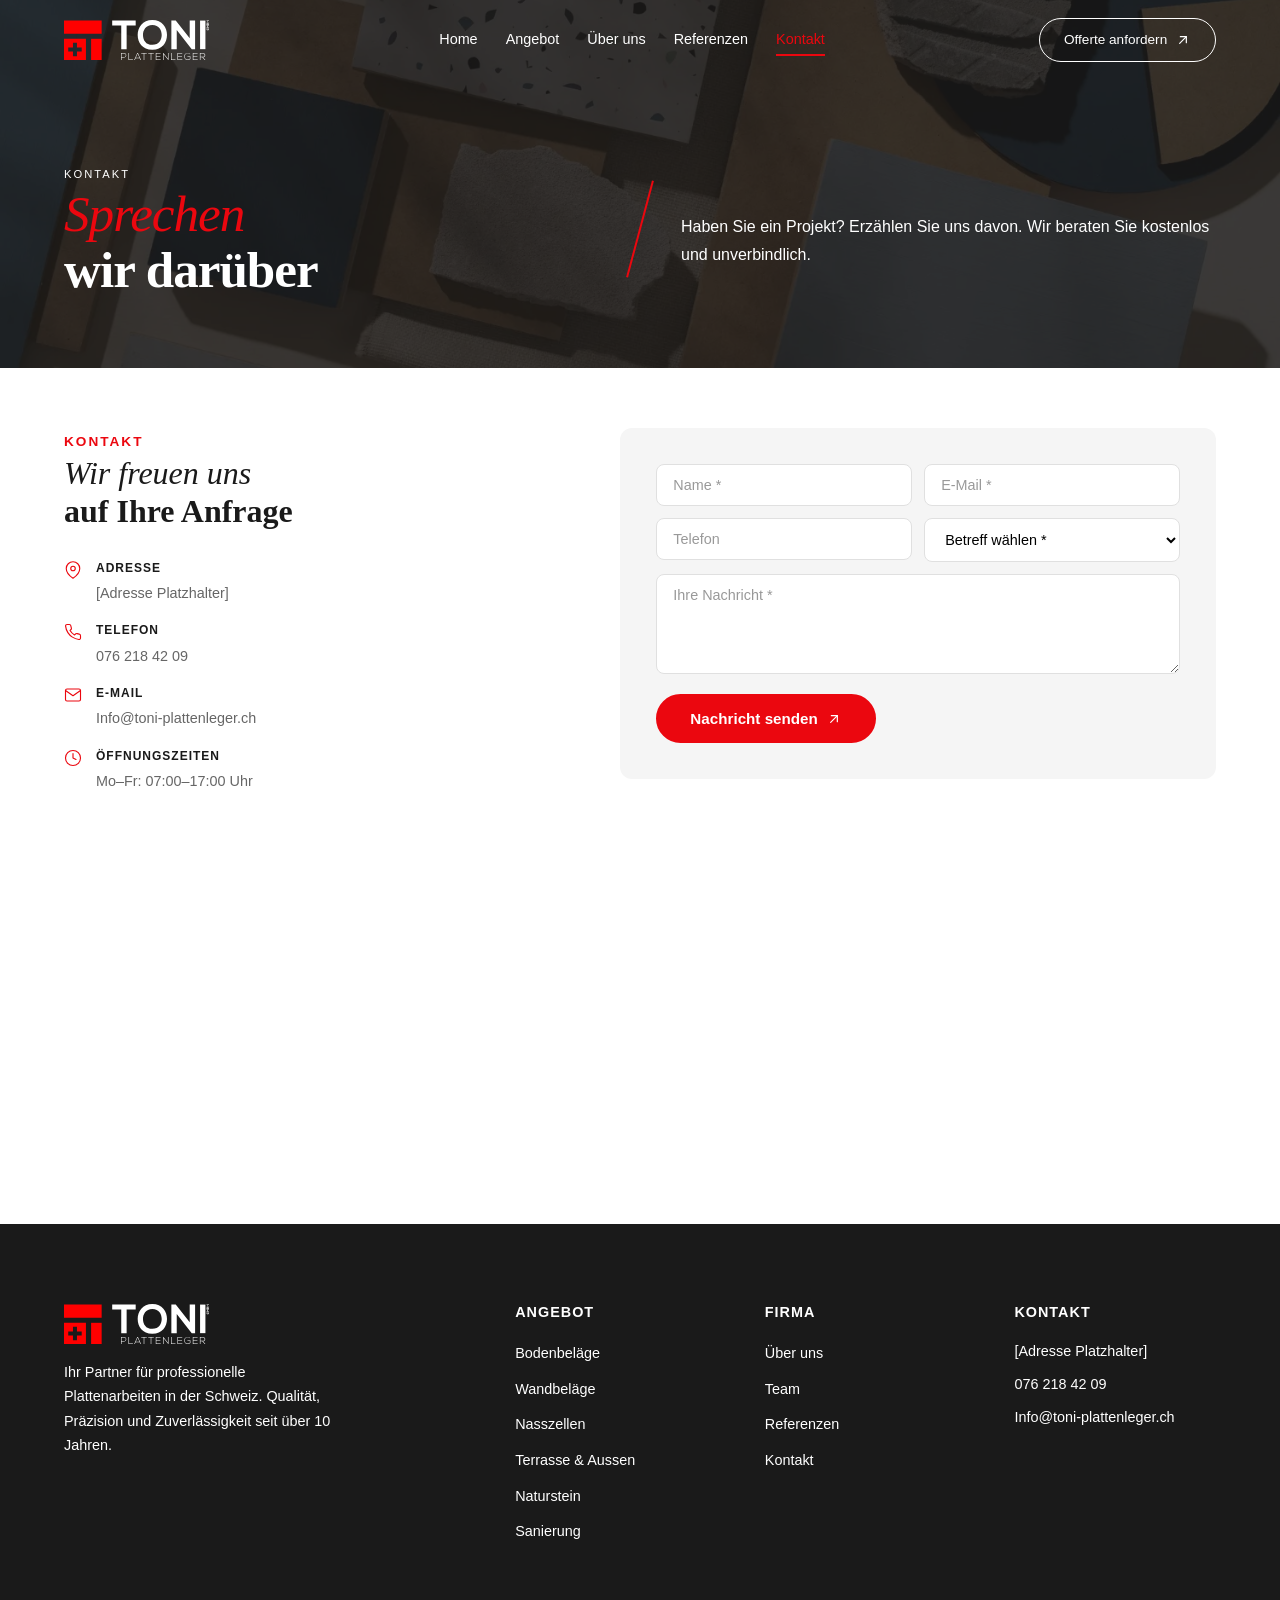
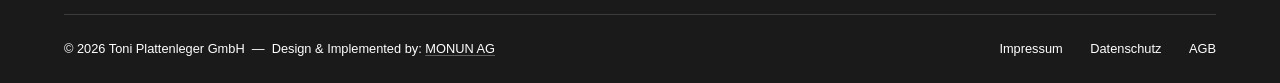
<file: kontakt.html>
<!DOCTYPE html>
<html lang="de">
<head>
  <meta charset="UTF-8">
  <meta name="viewport" content="width=device-width, initial-scale=1.0">
  <title>Kontakt — Toni Plattenleger GmbH</title>
  <meta name="description" content="Kontaktieren Sie die Toni Plattenleger GmbH. Kostenlose Beratung und unverbindliche Offerte für Ihre Plattenarbeiten in der Schweiz.">
  <meta name="robots" content="index, follow">
  <link rel="canonical" href="https://toniplattenleger.ch/kontakt.html">
  <link rel="icon" href="src/logo/icon.svg" type="image/svg+xml">
  <meta property="og:title" content="Kontakt — Toni Plattenleger GmbH">
  <meta property="og:description" content="Kontaktieren Sie uns für eine kostenlose Beratung und unverbindliche Offerte.">
  <meta property="og:image" content="https://toniplattenleger.ch/src/img/contact.webp">
  <meta property="og:url" content="https://toniplattenleger.ch/kontakt.html">
  <meta property="og:type" content="website">
  <meta property="og:locale" content="de_CH">
  <meta property="og:site_name" content="Toni Plattenleger GmbH">
  <link rel="stylesheet" href="css/style.css">
</head>
<body>

  <!-- NAVIGATION -->
  <nav class="navbar">
    <div class="container">
      <a href="index.html" class="navbar-logo"><img src="src/logo/Logo-color.svg" alt="Toni Plattenleger GmbH"></a>
      <button class="menu-toggle" onclick="this.classList.toggle('active');document.querySelector('.navbar-links').classList.toggle('open')">
        <span></span><span></span><span></span>
      </button>
      <div class="navbar-links">
        <a href="index.html">Home</a>
        <a href="angebot.html">Angebot</a>
        <a href="ueber-uns.html">Über uns</a>
        <a href="referenzen.html">Referenzen</a>
        <a href="kontakt.html" class="active">Kontakt</a>
      </div>
      <div class="navbar-cta">
        <span class="navbar-phone">076 218 42 09</span>
        <a href="kontakt.html" class="btn navbar-btn">Offerte anfordern <svg class="btn-arrow" viewBox="0 0 24 24"><line x1="7" y1="17" x2="17" y2="7"/><polyline points="8 7 17 7 17 16"/></svg></a>
      </div>
    </div>
  </nav>

  <!-- PAGE HERO -->
  <section class="angebot-hero">
    <div class="angebot-hero-bg" style="background-image: url('src/img/contact.webp');"></div>
    <div class="container">
      <div class="angebot-hero-grid">
        <div class="angebot-hero-left">
          <span class="section-label" style="color: var(--white); font-weight: 400; font-size: 0.7rem;">Kontakt</span>
          <h1><em style="color: var(--red);">Sprechen</em><br>wir darüber</h1>
        </div>
        <div class="angebot-hero-divider"></div>
        <div class="angebot-hero-right">
          <p>Haben Sie ein Projekt? Erzählen Sie uns davon. Wir beraten Sie kostenlos und unverbindlich.</p>
        </div>
      </div>
    </div>
  </section>

  <!-- CONTACT SECTION -->
  <section class="contact-section">
    <div class="container">
      <div class="contact-grid">

        <!-- LEFT: Contact Info -->
        <div class="contact-info">
          <span class="section-label">Kontakt</span>
          <h2><em>Wir freuen uns</em><br>auf Ihre Anfrage</h2>

          <div class="contact-details-compact">
            <div class="contact-detail-item">
              <svg width="18" height="18" viewBox="0 0 24 24" fill="none" stroke="currentColor" stroke-width="1.5" stroke-linecap="round" stroke-linejoin="round"><path d="M21 10c0 7-9 13-9 13s-9-6-9-13a9 9 0 0118 0z"/><circle cx="12" cy="10" r="3"/></svg>
              <div>
                <strong>Adresse</strong>
                <span>[Adresse Platzhalter]</span>
              </div>
            </div>
            <div class="contact-detail-item">
              <svg width="18" height="18" viewBox="0 0 24 24" fill="none" stroke="currentColor" stroke-width="1.5" stroke-linecap="round" stroke-linejoin="round"><path d="M22 16.92v3a2 2 0 01-2.18 2 19.79 19.79 0 01-8.63-3.07 19.5 19.5 0 01-6-6 19.79 19.79 0 01-3.07-8.67A2 2 0 014.11 2h3a2 2 0 012 1.72c.127.96.361 1.903.7 2.81a2 2 0 01-.45 2.11L8.09 9.91a16 16 0 006 6l1.27-1.27a2 2 0 012.11-.45c.907.339 1.85.573 2.81.7A2 2 0 0122 16.92z"/></svg>
              <div>
                <strong>Telefon</strong>
                <span>076 218 42 09</span>
              </div>
            </div>
            <div class="contact-detail-item">
              <svg width="18" height="18" viewBox="0 0 24 24" fill="none" stroke="currentColor" stroke-width="1.5" stroke-linecap="round" stroke-linejoin="round"><path d="M4 4h16c1.1 0 2 .9 2 2v12c0 1.1-.9 2-2 2H4c-1.1 0-2-.9-2-2V6c0-1.1.9-2 2-2z"/><polyline points="22,6 12,13 2,6"/></svg>
              <div>
                <strong>E-Mail</strong>
                <span>Info@toni-plattenleger.ch</span>
              </div>
            </div>
            <div class="contact-detail-item">
              <svg width="18" height="18" viewBox="0 0 24 24" fill="none" stroke="currentColor" stroke-width="1.5" stroke-linecap="round" stroke-linejoin="round"><circle cx="12" cy="12" r="10"/><polyline points="12 6 12 12 16 14"/></svg>
              <div>
                <strong>Öffnungszeiten</strong>
                <span>Mo–Fr: 07:00–17:00 Uhr</span>
              </div>
            </div>
          </div>
        </div>

        <!-- RIGHT: Contact Form -->
        <div class="contact-form">
          <form id="contactForm" onsubmit="handleSubmit(event)">
            <div class="form-row">
              <div class="form-group">
                <input type="text" id="name" name="name" placeholder="Name *" required>
              </div>
              <div class="form-group">
                <input type="email" id="email" name="email" placeholder="E-Mail *" required>
              </div>
            </div>
            <div class="form-row">
              <div class="form-group">
                <input type="tel" id="phone" name="phone" placeholder="Telefon">
              </div>
              <div class="form-group">
                <select id="subject" name="subject" required>
                  <option value="">Betreff wählen *</option>
                  <option value="offerte">Offerte</option>
                  <option value="anfrage">Allgemeine Anfrage</option>
                  <option value="bewerbung">Bewerbung</option>
                </select>
              </div>
            </div>
            <div class="form-group">
              <textarea id="message" name="message" placeholder="Ihre Nachricht *" required></textarea>
            </div>
            <div class="form-submit">
              <button type="submit" class="btn btn-primary">Nachricht senden <svg class="btn-arrow" viewBox="0 0 24 24"><line x1="7" y1="17" x2="17" y2="7"/><polyline points="8 7 17 7 17 16"/></svg></button>
            </div>
          </form>
          <div id="successMessage" style="display:none; margin-top:16px; padding:16px; background:rgba(200,16,46,0.08); border-radius:8px; color:var(--red); font-weight:600; font-size:0.9rem;">
            Vielen Dank! Wir melden uns innerhalb von 24 Stunden.
          </div>
        </div>

      </div>
    </div>
  </section>

  <!-- MAP -->
  <div class="contact-map">
    <iframe src="https://www.google.com/maps/embed?pb=!1m18!1m12!1m3!1d2724088.792386498!2d6.022260799999999!3d46.818188!2m3!1f0!2f0!3f0!3m2!1i1024!2i768!4f13.1!3m3!1m2!1s0x478c64ef6f596d61%3A0x5c56b5110725a12f!2sSchweiz!5e0!3m2!1sde!2sch!4v1700000000000!5m2!1sde!2sch" width="100%" height="100%" style="border:0;" allowfullscreen="" loading="lazy" referrerpolicy="no-referrer-when-downgrade"></iframe>
  </div>

  <!-- FOOTER -->
  <footer class="footer">
    <div class="container">
      <div class="footer-grid">
        <div class="footer-brand">
          <a href="index.html" class="navbar-logo"><img src="src/logo/Logo-color.svg" alt="Toni Plattenleger GmbH"></a>
          <p>Ihr Partner für professionelle Plattenarbeiten in der Schweiz. Qualität, Präzision und Zuverlässigkeit seit über 10 Jahren.</p>
        </div>
        <div>
          <h4>Angebot</h4>
          <ul class="footer-links">
            <li><a href="angebot.html">Bodenbeläge</a></li>
            <li><a href="angebot.html">Wandbeläge</a></li>
            <li><a href="angebot.html">Nasszellen</a></li>
            <li><a href="angebot.html">Terrasse & Aussen</a></li>
            <li><a href="angebot.html">Naturstein</a></li>
            <li><a href="angebot.html">Sanierung</a></li>
          </ul>
        </div>
        <div>
          <h4>Firma</h4>
          <ul class="footer-links">
            <li><a href="ueber-uns.html">Über uns</a></li>
            <li><a href="ueber-uns.html">Team</a></li>
            <li><a href="referenzen.html">Referenzen</a></li>
            <li><a href="kontakt.html">Kontakt</a></li>
          </ul>
        </div>
        <div>
          <h4>Kontakt</h4>
          <ul class="footer-contact">
            <li>[Adresse Platzhalter]</li>
            <li>076 218 42 09</li>
            <li>Info@toni-plattenleger.ch</li>
          </ul>
        </div>
      </div>
      <div class="footer-bottom">
        <span>&copy; 2026 Toni Plattenleger GmbH &nbsp;&mdash;&nbsp; Design &amp; Implemented by: <a href="https://monun.ch/" target="_blank" rel="noopener" class="monun-link">MONUN AG</a></span>
        <div>
          <a href="impressum.html">Impressum</a>
          <a href="datenschutz.html">Datenschutz</a>
          <a href="agb.html">AGB</a>
        </div>
      </div>
    </div>
  </footer>

  <script>
    function handleSubmit(e) {
      e.preventDefault();
      document.getElementById('contactForm').style.display = 'none';
      document.getElementById('successMessage').style.display = 'block';
    }
    window.addEventListener('scroll', function() {
      const navbar = document.querySelector('.navbar');
      if (window.scrollY > 80) {
        navbar.classList.add('scrolled');
      } else {
        navbar.classList.remove('scrolled');
      }
    });
  </script>

</body>
</html>
</file>
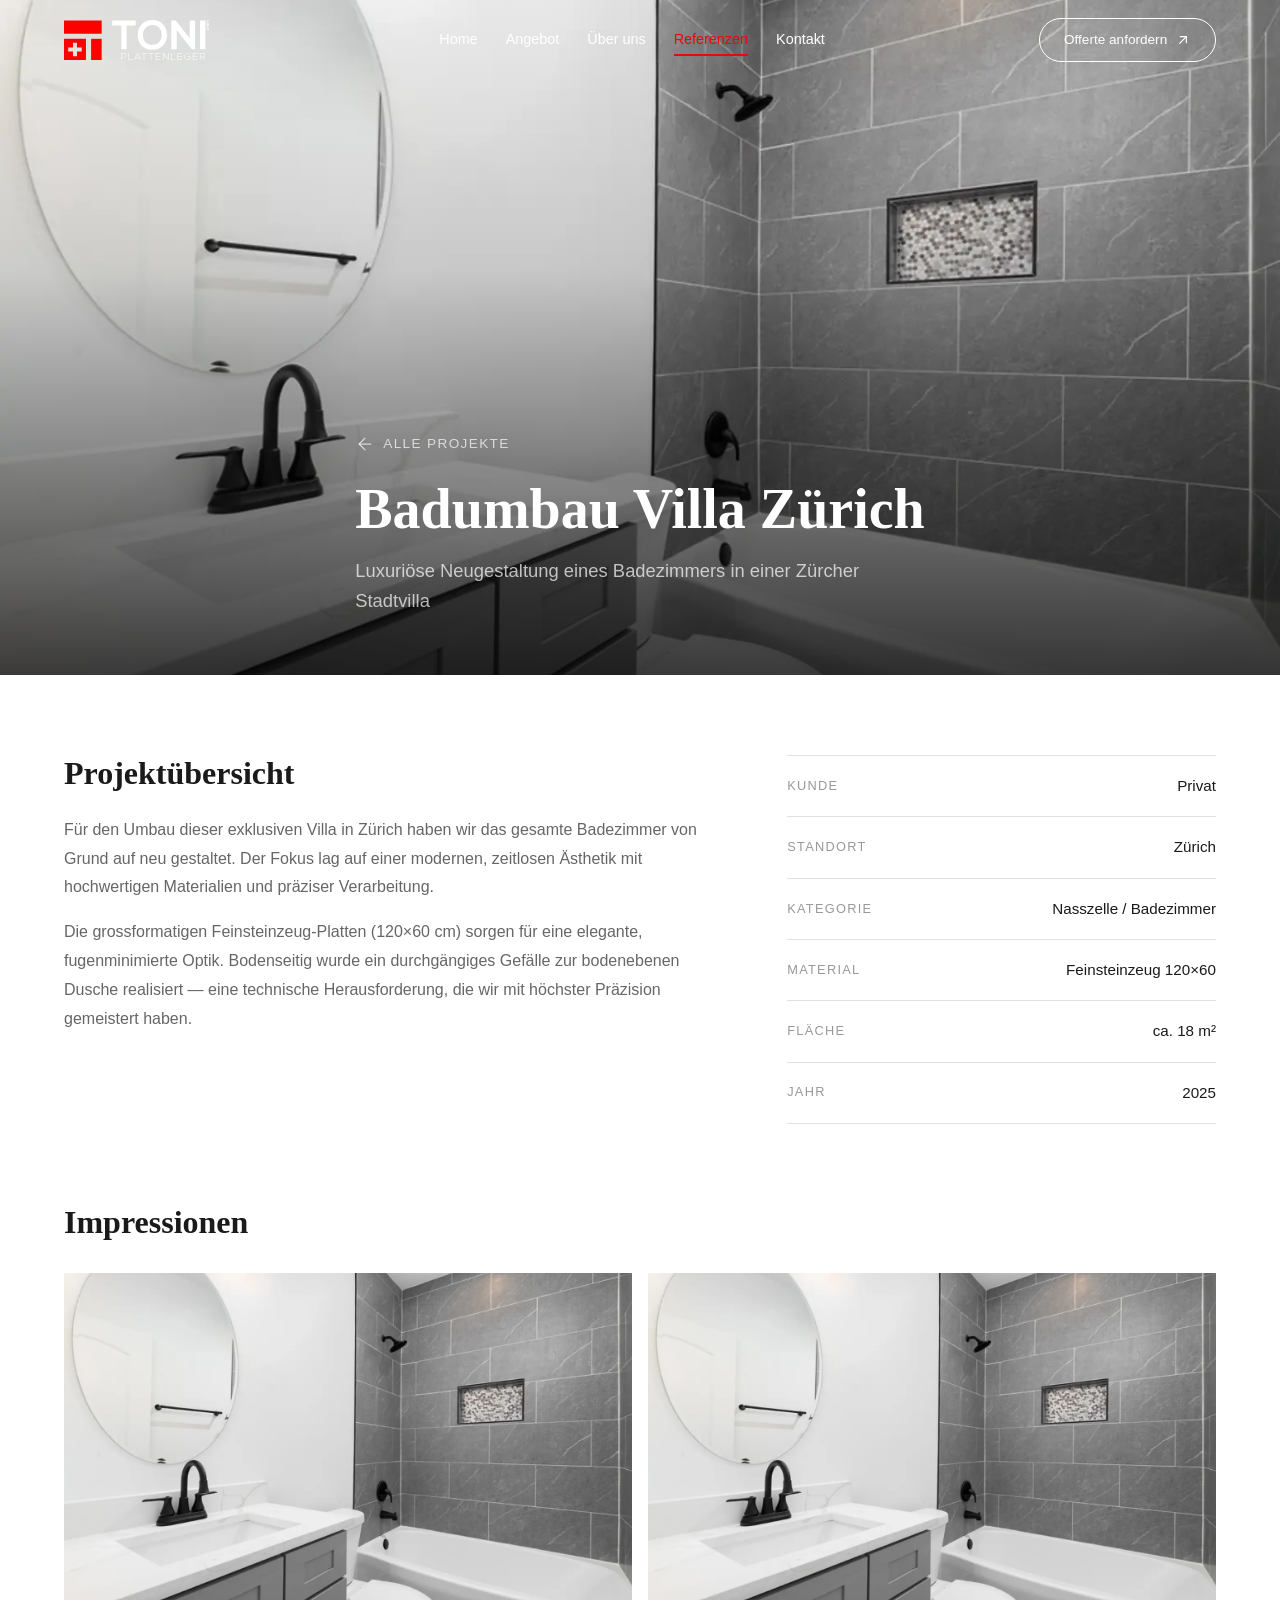
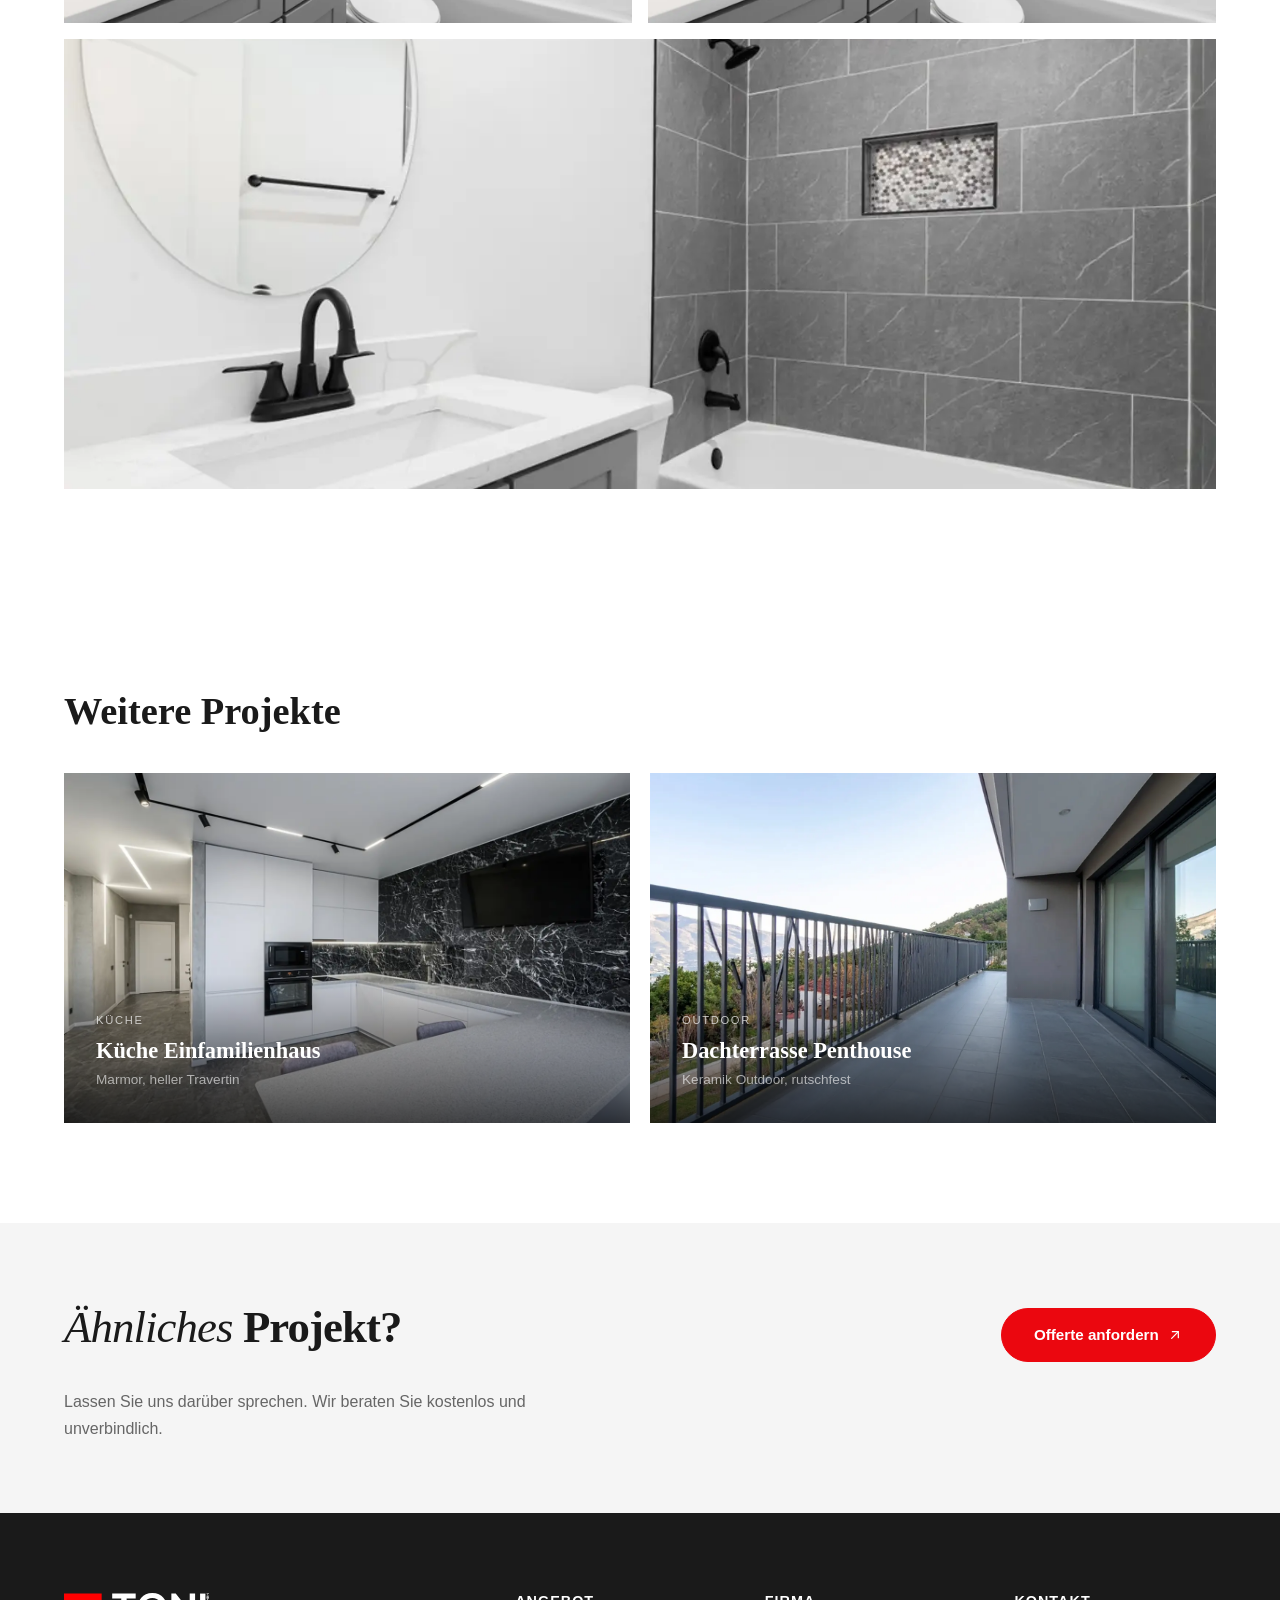
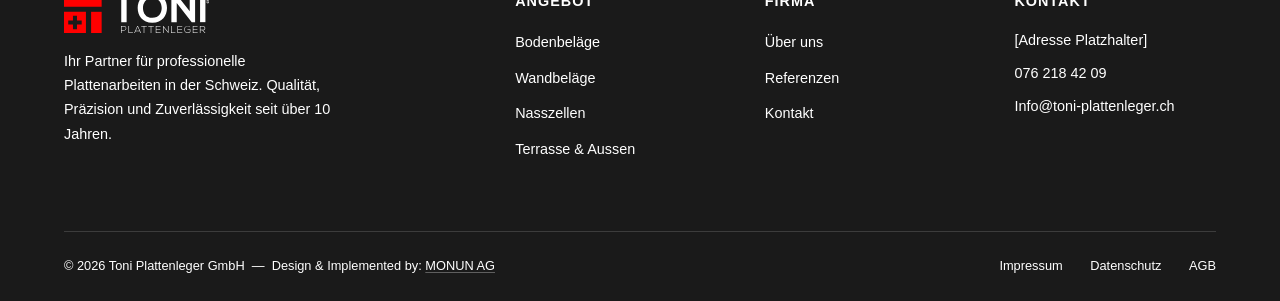
<file: projekt-badumbau.html>
<!DOCTYPE html>
<html lang="de">
<head>
  <meta charset="UTF-8">
  <meta name="viewport" content="width=device-width, initial-scale=1.0">
  <title>Badumbau Villa Zürich — Toni Plattenleger GmbH</title>
  <meta name="description" content="Badumbau Villa Zürich: Luxuriöse Neugestaltung mit Feinsteinzeug 120×60. Referenzprojekt der Toni Plattenleger GmbH.">
  <meta name="robots" content="index, follow">
  <link rel="canonical" href="https://toniplattenleger.ch/projekt-badumbau.html">
  <link rel="icon" href="src/logo/icon.svg" type="image/svg+xml">
  <meta property="og:title" content="Badumbau Villa Zürich — Toni Plattenleger GmbH">
  <meta property="og:description" content="Luxuriöse Neugestaltung eines Badezimmers in einer Zürcher Stadtvilla.">
  <meta property="og:image" content="https://toniplattenleger.ch/src/projects/projetc-Badumbau%20Villa%20Z%C3%BCrich%20%20%20copy.webp">
  <meta property="og:url" content="https://toniplattenleger.ch/projekt-badumbau.html">
  <meta property="og:type" content="article">
  <meta property="og:locale" content="de_CH">
  <meta property="og:site_name" content="Toni Plattenleger GmbH">
  <link rel="stylesheet" href="css/style.css">
</head>
<body>

  <!-- NAVIGATION -->
  <nav class="navbar">
    <div class="container">
      <a href="index.html" class="navbar-logo"><img src="src/logo/Logo-color.svg" alt="Toni Plattenleger GmbH"></a>
      <button class="menu-toggle" onclick="this.classList.toggle('active');document.querySelector('.navbar-links').classList.toggle('open')">
        <span></span><span></span><span></span>
      </button>
      <div class="navbar-links">
        <a href="index.html">Home</a>
        <a href="angebot.html">Angebot</a>
        <a href="ueber-uns.html">Über uns</a>
        <a href="referenzen.html" class="active">Referenzen</a>
        <a href="kontakt.html">Kontakt</a>
      </div>
      <div class="navbar-cta">
        <span class="navbar-phone">076 218 42 09</span>
        <a href="kontakt.html" class="btn navbar-btn">Offerte anfordern <svg class="btn-arrow" viewBox="0 0 24 24"><line x1="7" y1="17" x2="17" y2="7"/><polyline points="8 7 17 7 17 16"/></svg></a>
      </div>
    </div>
  </nav>

  <!-- PROJECT HERO -->
  <section class="project-hero">
    <div class="project-hero-img">
      <img src="src/projects/projetc-Badumbau Villa Zürich   copy.webp" alt="Badumbau Villa Zürich">
      <div class="project-hero-overlay"></div>
    </div>
    <div class="container">
      <div class="project-hero-content">
        <a href="referenzen.html" class="project-back"><svg viewBox="0 0 24 24" width="20" height="20" fill="none" stroke="currentColor" stroke-width="1.5" stroke-linecap="round" stroke-linejoin="round"><line x1="19" y1="12" x2="5" y2="12"/><polyline points="12 19 5 12 12 5"/></svg> Alle Projekte</a>
        <h1>Badumbau Villa Zürich</h1>
        <p class="project-hero-subtitle">Luxuriöse Neugestaltung eines Badezimmers in einer Zürcher Stadtvilla</p>
      </div>
    </div>
  </section>

  <!-- PROJECT DETAILS -->
  <section class="project-detail-section">
    <div class="container">
      <div class="project-detail-grid">
        <div class="project-info">
          <h2>Projektübersicht</h2>
          <p>Für den Umbau dieser exklusiven Villa in Zürich haben wir das gesamte Badezimmer von Grund auf neu gestaltet. Der Fokus lag auf einer modernen, zeitlosen Ästhetik mit hochwertigen Materialien und präziser Verarbeitung.</p>
          <p>Die grossformatigen Feinsteinzeug-Platten (120×60 cm) sorgen für eine elegante, fugenminimierte Optik. Bodenseitig wurde ein durchgängiges Gefälle zur bodenebenen Dusche realisiert — eine technische Herausforderung, die wir mit höchster Präzision gemeistert haben.</p>
        </div>
        <div class="project-meta">
          <div class="project-meta-item">
            <span class="project-meta-label">Kunde</span>
            <span class="project-meta-value">Privat</span>
          </div>
          <div class="project-meta-item">
            <span class="project-meta-label">Standort</span>
            <span class="project-meta-value">Zürich</span>
          </div>
          <div class="project-meta-item">
            <span class="project-meta-label">Kategorie</span>
            <span class="project-meta-value">Nasszelle / Badezimmer</span>
          </div>
          <div class="project-meta-item">
            <span class="project-meta-label">Material</span>
            <span class="project-meta-value">Feinsteinzeug 120×60</span>
          </div>
          <div class="project-meta-item">
            <span class="project-meta-label">Fläche</span>
            <span class="project-meta-value">ca. 18 m²</span>
          </div>
          <div class="project-meta-item">
            <span class="project-meta-label">Jahr</span>
            <span class="project-meta-value">2025</span>
          </div>
        </div>
      </div>
    </div>
  </section>

  <!-- PROJECT GALLERY -->
  <section class="project-gallery-section">
    <div class="container">
      <h2>Impressionen</h2>
      <div class="project-gallery-grid">
        <div class="project-gallery-item">
          <img src="src/projects/projetc-Badumbau Villa Zürich   copy.webp" alt="Badumbau Detail 1">
        </div>
        <div class="project-gallery-item">
          <img src="src/projects/projetc-Badumbau Villa Zürich   copy.webp" alt="Badumbau Detail 2">
        </div>
        <div class="project-gallery-item project-gallery-wide">
          <img src="src/projects/projetc-Badumbau Villa Zürich   copy.webp" alt="Badumbau Detail 3">
        </div>
      </div>
    </div>
  </section>

  <!-- OTHER PROJECTS -->
  <section class="section">
    <div class="container">
      <h2 style="margin-bottom: 40px;">Weitere Projekte</h2>
      <div class="other-projects-grid">
        <a href="projekt-kueche.html" class="project-item">
          <div class="project-img">
            <img src="src/projects/project-Küche Einfamilienhaus   copy.webp" alt="Küche Einfamilienhaus">
          </div>
          <div class="project-overlay">
            <span class="project-tag">Küche</span>
            <h3>Küche Einfamilienhaus</h3>
            <p>Marmor, heller Travertin</p>
          </div>
        </a>
        <a href="projekt-dachterrasse.html" class="project-item">
          <div class="project-img">
            <img src="src/projects/project-Dachterrasse Penthouse   copy.webp" alt="Dachterrasse Penthouse">
          </div>
          <div class="project-overlay">
            <span class="project-tag">Outdoor</span>
            <h3>Dachterrasse Penthouse</h3>
            <p>Keramik Outdoor, rutschfest</p>
          </div>
        </a>
      </div>
    </div>
  </section>

  <!-- PAGE CTA -->
  <section class="page-cta-light">
    <div class="container">
      <div class="cta-top">
        <h2><em>Ähnliches</em> Projekt?</h2>
        <a href="kontakt.html" class="btn btn-outline">Offerte anfordern <svg class="btn-arrow" viewBox="0 0 24 24"><line x1="7" y1="17" x2="17" y2="7"/><polyline points="8 7 17 7 17 16"/></svg></a>
      </div>
      <p class="cta-desc" style="color: var(--grey);">Lassen Sie uns darüber sprechen. Wir beraten Sie kostenlos und unverbindlich.</p>
    </div>
  </section>

  <!-- FOOTER -->
  <footer class="footer">
    <div class="container">
      <div class="footer-grid">
        <div class="footer-brand">
          <a href="index.html" class="navbar-logo"><img src="src/logo/Logo-color.svg" alt="Toni Plattenleger GmbH"></a>
          <p>Ihr Partner für professionelle Plattenarbeiten in der Schweiz. Qualität, Präzision und Zuverlässigkeit seit über 10 Jahren.</p>
        </div>
        <div>
          <h4>Angebot</h4>
          <ul class="footer-links">
            <li><a href="angebot.html">Bodenbeläge</a></li>
            <li><a href="angebot.html">Wandbeläge</a></li>
            <li><a href="angebot.html">Nasszellen</a></li>
            <li><a href="angebot.html">Terrasse & Aussen</a></li>
          </ul>
        </div>
        <div>
          <h4>Firma</h4>
          <ul class="footer-links">
            <li><a href="ueber-uns.html">Über uns</a></li>
            <li><a href="referenzen.html">Referenzen</a></li>
            <li><a href="kontakt.html">Kontakt</a></li>
          </ul>
        </div>
        <div>
          <h4>Kontakt</h4>
          <ul class="footer-contact">
            <li>[Adresse Platzhalter]</li>
            <li>076 218 42 09</li>
            <li>Info@toni-plattenleger.ch</li>
          </ul>
        </div>
      </div>
      <div class="footer-bottom">
        <span>&copy; 2026 Toni Plattenleger GmbH &nbsp;&mdash;&nbsp; Design &amp; Implemented by: <a href="https://monun.ch/" target="_blank" rel="noopener" class="monun-link">MONUN AG</a></span>
        <div>
          <a href="impressum.html">Impressum</a>
          <a href="datenschutz.html">Datenschutz</a>
          <a href="agb.html">AGB</a>
        </div>
      </div>
    </div>
  </footer>

  <script>
    window.addEventListener('scroll', function() {
      const navbar = document.querySelector('.navbar');
      if (window.scrollY > 80) {
        navbar.classList.add('scrolled');
      } else {
        navbar.classList.remove('scrolled');
      }
    });
  </script>

</body>
</html>
</file>
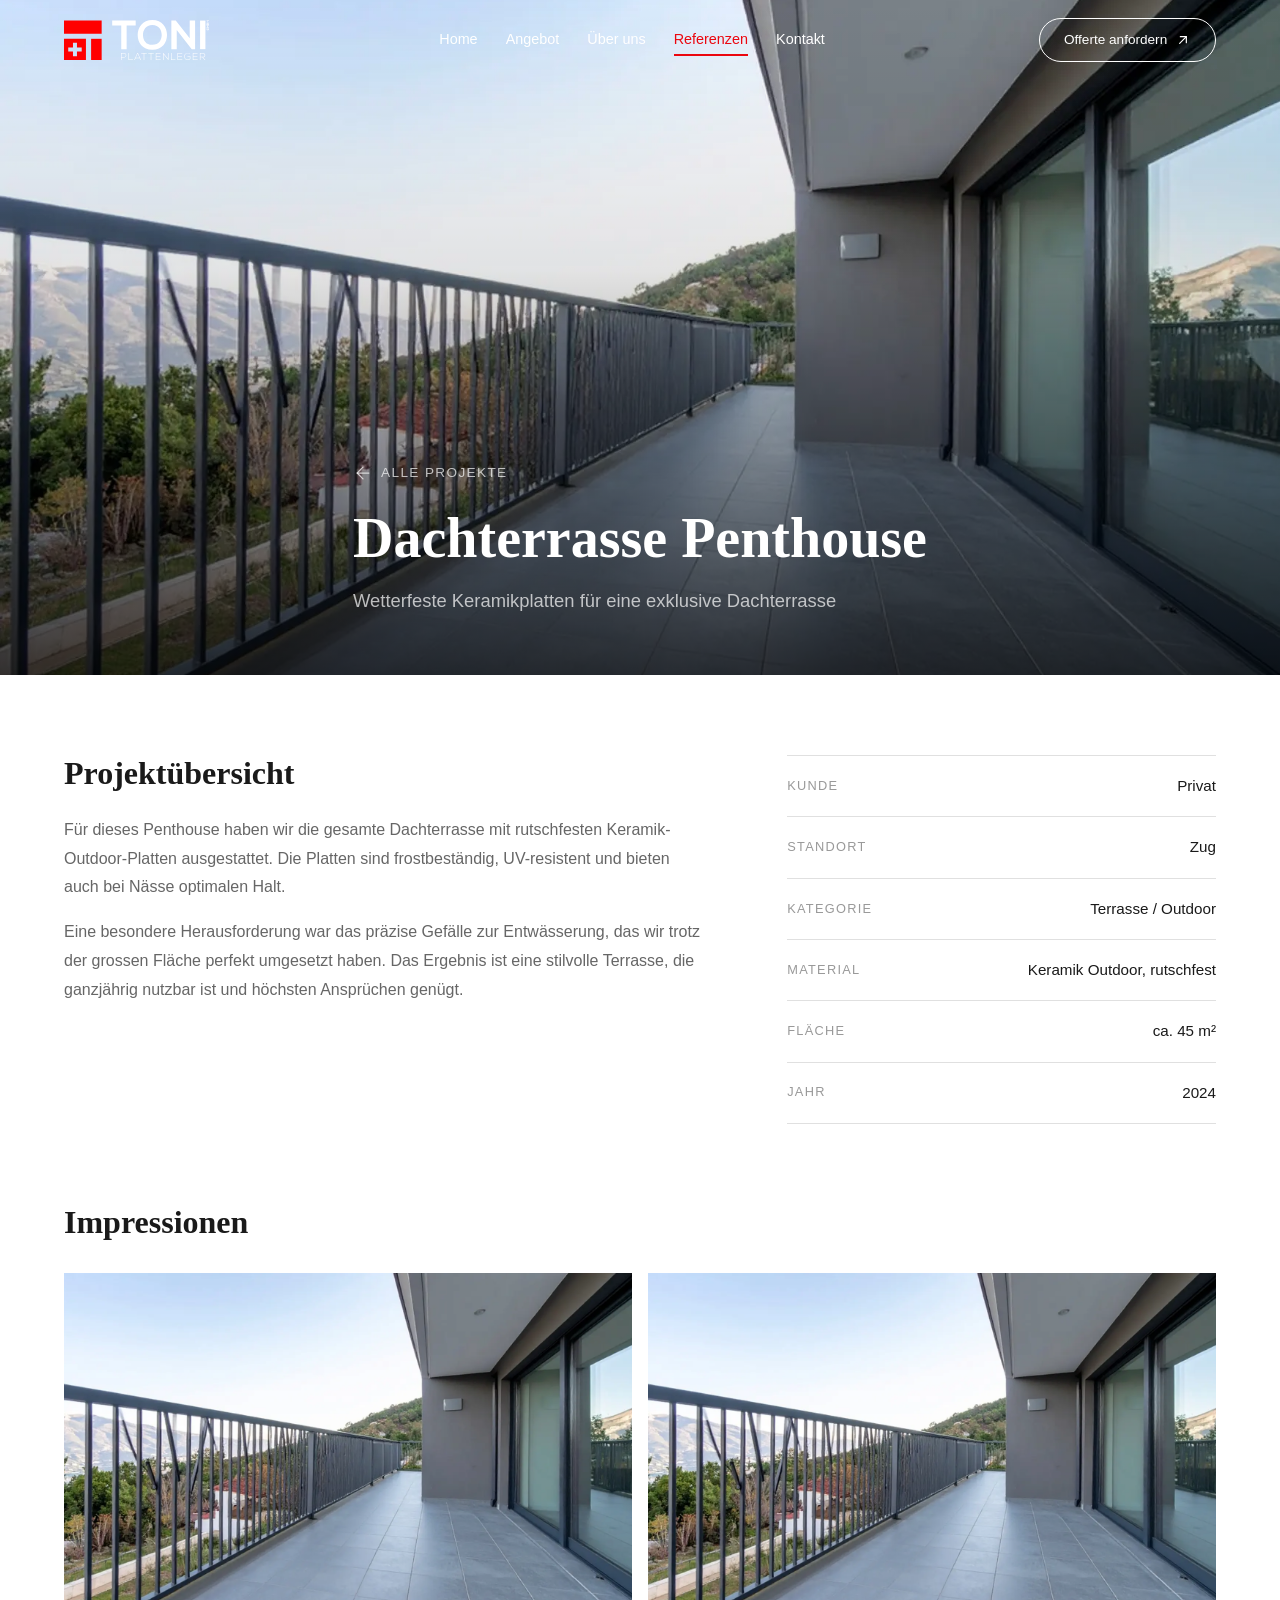
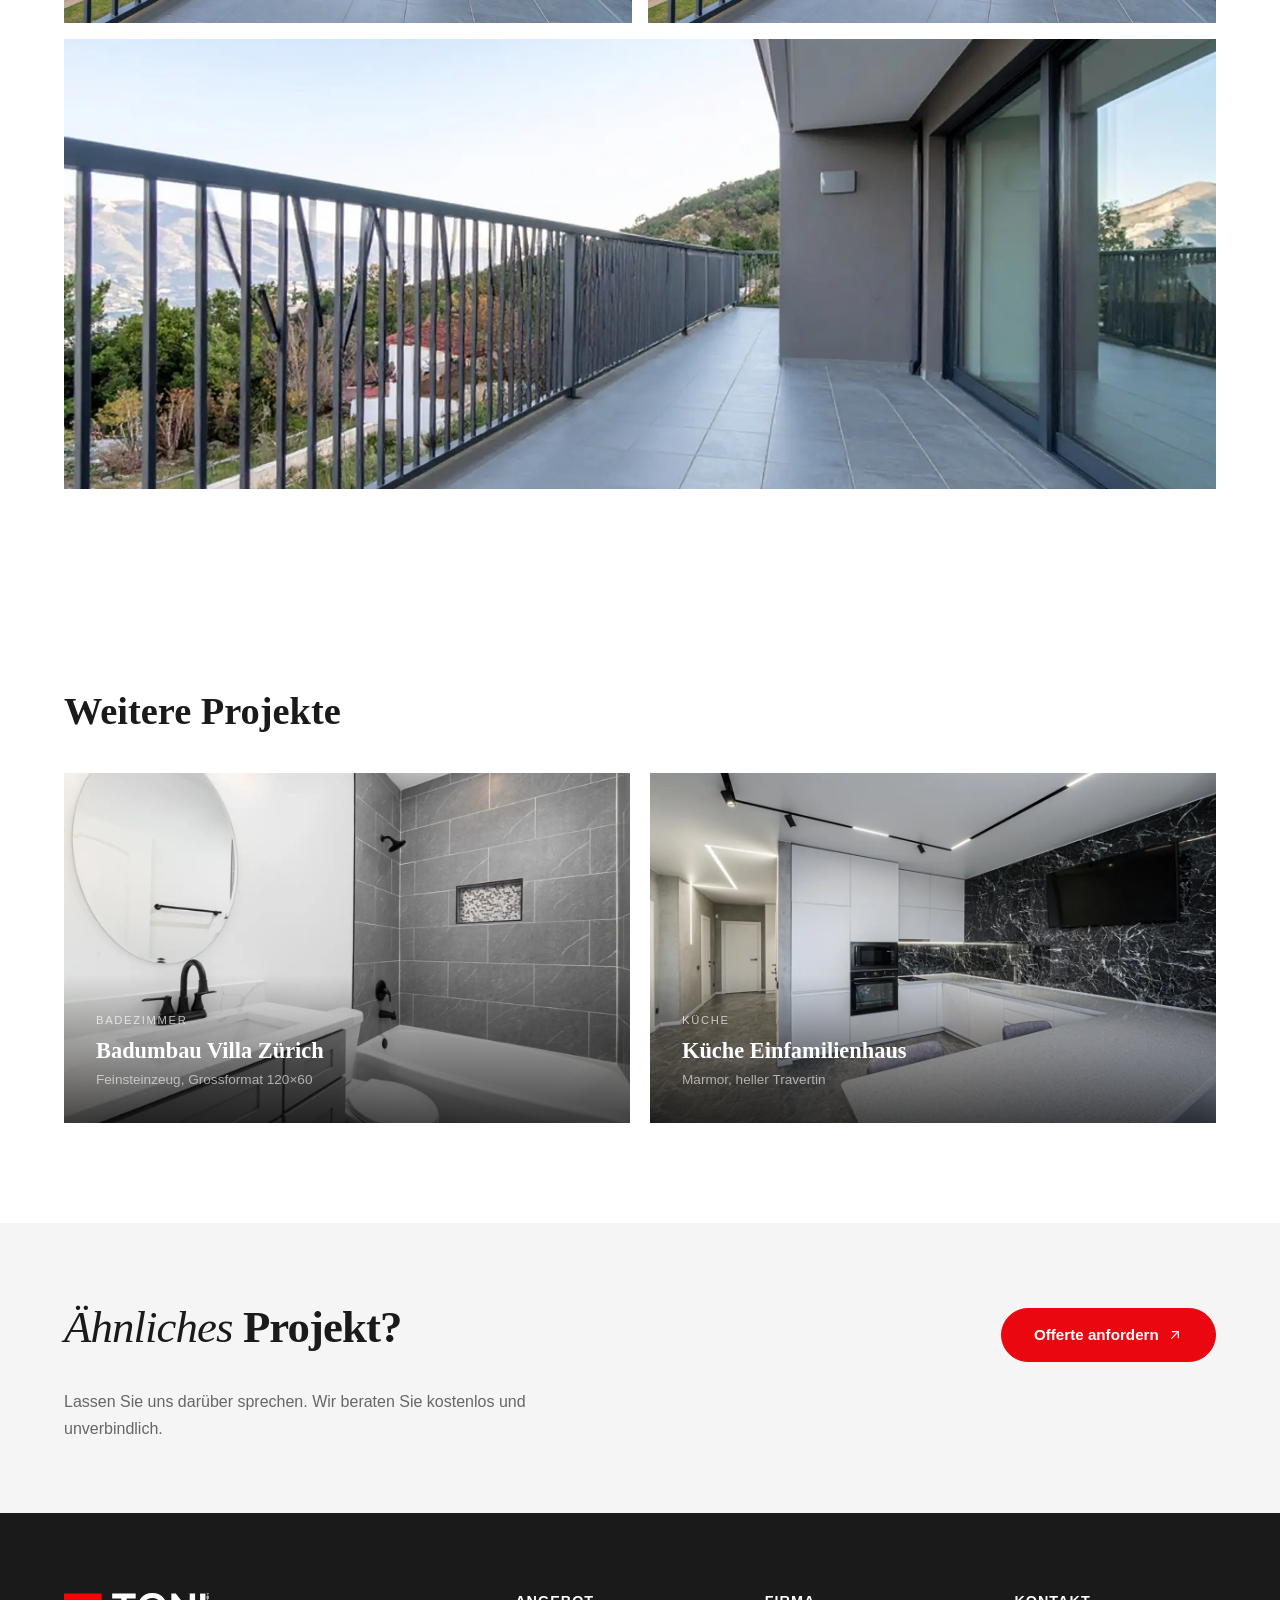
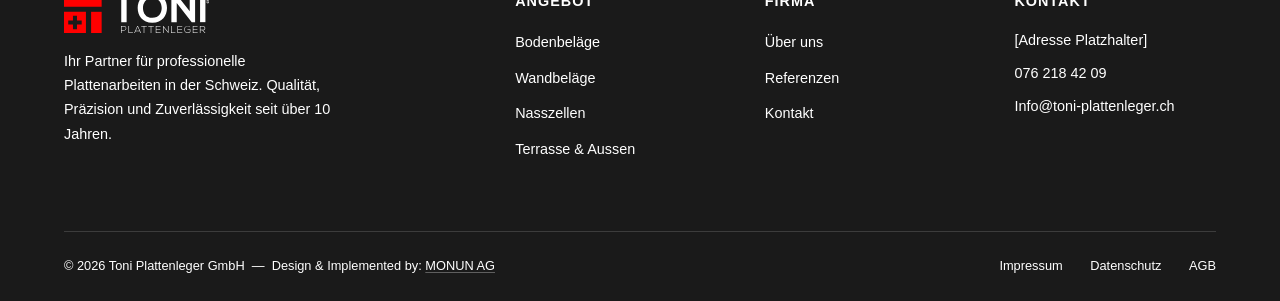
<file: projekt-dachterrasse.html>
<!DOCTYPE html>
<html lang="de">
<head>
  <meta charset="UTF-8">
  <meta name="viewport" content="width=device-width, initial-scale=1.0">
  <title>Dachterrasse Penthouse — Toni Plattenleger GmbH</title>
  <meta name="description" content="Dachterrasse Penthouse: Wetterfeste Keramikplatten für eine exklusive Dachterrasse. Referenzprojekt der Toni Plattenleger GmbH.">
  <meta name="robots" content="index, follow">
  <link rel="canonical" href="https://toniplattenleger.ch/projekt-dachterrasse.html">
  <link rel="icon" href="src/logo/icon.svg" type="image/svg+xml">
  <meta property="og:title" content="Dachterrasse Penthouse — Toni Plattenleger GmbH">
  <meta property="og:description" content="Wetterfeste Keramikplatten für eine exklusive Dachterrasse.">
  <meta property="og:url" content="https://toniplattenleger.ch/projekt-dachterrasse.html">
  <meta property="og:type" content="article">
  <meta property="og:locale" content="de_CH">
  <meta property="og:site_name" content="Toni Plattenleger GmbH">
  <link rel="stylesheet" href="css/style.css">
</head>
<body>

  <!-- NAVIGATION -->
  <nav class="navbar">
    <div class="container">
      <a href="index.html" class="navbar-logo"><img src="src/logo/Logo-color.svg" alt="Toni Plattenleger GmbH"></a>
      <button class="menu-toggle" onclick="this.classList.toggle('active');document.querySelector('.navbar-links').classList.toggle('open')">
        <span></span><span></span><span></span>
      </button>
      <div class="navbar-links">
        <a href="index.html">Home</a>
        <a href="angebot.html">Angebot</a>
        <a href="ueber-uns.html">Über uns</a>
        <a href="referenzen.html" class="active">Referenzen</a>
        <a href="kontakt.html">Kontakt</a>
      </div>
      <div class="navbar-cta">
        <span class="navbar-phone">076 218 42 09</span>
        <a href="kontakt.html" class="btn navbar-btn">Offerte anfordern <svg class="btn-arrow" viewBox="0 0 24 24"><line x1="7" y1="17" x2="17" y2="7"/><polyline points="8 7 17 7 17 16"/></svg></a>
      </div>
    </div>
  </nav>

  <!-- PROJECT HERO -->
  <section class="project-hero">
    <div class="project-hero-img">
      <img src="src/projects/project-Dachterrasse Penthouse   copy.webp" alt="Dachterrasse Penthouse">
      <div class="project-hero-overlay"></div>
    </div>
    <div class="container">
      <div class="project-hero-content">
        <a href="referenzen.html" class="project-back"><svg viewBox="0 0 24 24" width="20" height="20" fill="none" stroke="currentColor" stroke-width="1.5" stroke-linecap="round" stroke-linejoin="round"><line x1="19" y1="12" x2="5" y2="12"/><polyline points="12 19 5 12 12 5"/></svg> Alle Projekte</a>
        <h1>Dachterrasse Penthouse</h1>
        <p class="project-hero-subtitle">Wetterfeste Keramikplatten für eine exklusive Dachterrasse</p>
      </div>
    </div>
  </section>

  <!-- PROJECT DETAILS -->
  <section class="project-detail-section">
    <div class="container">
      <div class="project-detail-grid">
        <div class="project-info">
          <h2>Projektübersicht</h2>
          <p>Für dieses Penthouse haben wir die gesamte Dachterrasse mit rutschfesten Keramik-Outdoor-Platten ausgestattet. Die Platten sind frostbeständig, UV-resistent und bieten auch bei Nässe optimalen Halt.</p>
          <p>Eine besondere Herausforderung war das präzise Gefälle zur Entwässerung, das wir trotz der grossen Fläche perfekt umgesetzt haben. Das Ergebnis ist eine stilvolle Terrasse, die ganzjährig nutzbar ist und höchsten Ansprüchen genügt.</p>
        </div>
        <div class="project-meta">
          <div class="project-meta-item">
            <span class="project-meta-label">Kunde</span>
            <span class="project-meta-value">Privat</span>
          </div>
          <div class="project-meta-item">
            <span class="project-meta-label">Standort</span>
            <span class="project-meta-value">Zug</span>
          </div>
          <div class="project-meta-item">
            <span class="project-meta-label">Kategorie</span>
            <span class="project-meta-value">Terrasse / Outdoor</span>
          </div>
          <div class="project-meta-item">
            <span class="project-meta-label">Material</span>
            <span class="project-meta-value">Keramik Outdoor, rutschfest</span>
          </div>
          <div class="project-meta-item">
            <span class="project-meta-label">Fläche</span>
            <span class="project-meta-value">ca. 45 m²</span>
          </div>
          <div class="project-meta-item">
            <span class="project-meta-label">Jahr</span>
            <span class="project-meta-value">2024</span>
          </div>
        </div>
      </div>
    </div>
  </section>

  <!-- PROJECT GALLERY -->
  <section class="project-gallery-section">
    <div class="container">
      <h2>Impressionen</h2>
      <div class="project-gallery-grid">
        <div class="project-gallery-item">
          <img src="src/projects/project-Dachterrasse Penthouse   copy.webp" alt="Dachterrasse Detail 1">
        </div>
        <div class="project-gallery-item">
          <img src="src/projects/project-Dachterrasse Penthouse   copy.webp" alt="Dachterrasse Detail 2">
        </div>
        <div class="project-gallery-item project-gallery-wide">
          <img src="src/projects/project-Dachterrasse Penthouse   copy.webp" alt="Dachterrasse Detail 3">
        </div>
      </div>
    </div>
  </section>

  <!-- OTHER PROJECTS -->
  <section class="section">
    <div class="container">
      <h2 style="margin-bottom: 40px;">Weitere Projekte</h2>
      <div class="other-projects-grid">
        <a href="projekt-badumbau.html" class="project-item">
          <div class="project-img">
            <img src="src/projects/projetc-Badumbau Villa Zürich   copy.webp" alt="Badumbau Villa Zürich">
          </div>
          <div class="project-overlay">
            <span class="project-tag">Badezimmer</span>
            <h3>Badumbau Villa Zürich</h3>
            <p>Feinsteinzeug, Grossformat 120×60</p>
          </div>
        </a>
        <a href="projekt-kueche.html" class="project-item">
          <div class="project-img">
            <img src="src/projects/project-Küche Einfamilienhaus   copy.webp" alt="Küche Einfamilienhaus">
          </div>
          <div class="project-overlay">
            <span class="project-tag">Küche</span>
            <h3>Küche Einfamilienhaus</h3>
            <p>Marmor, heller Travertin</p>
          </div>
        </a>
      </div>
    </div>
  </section>

  <!-- PAGE CTA -->
  <section class="page-cta-light">
    <div class="container">
      <div class="cta-top">
        <h2><em>Ähnliches</em> Projekt?</h2>
        <a href="kontakt.html" class="btn btn-outline">Offerte anfordern <svg class="btn-arrow" viewBox="0 0 24 24"><line x1="7" y1="17" x2="17" y2="7"/><polyline points="8 7 17 7 17 16"/></svg></a>
      </div>
      <p class="cta-desc" style="color: var(--grey);">Lassen Sie uns darüber sprechen. Wir beraten Sie kostenlos und unverbindlich.</p>
    </div>
  </section>

  <!-- FOOTER -->
  <footer class="footer">
    <div class="container">
      <div class="footer-grid">
        <div class="footer-brand">
          <a href="index.html" class="navbar-logo"><img src="src/logo/Logo-color.svg" alt="Toni Plattenleger GmbH"></a>
          <p>Ihr Partner für professionelle Plattenarbeiten in der Schweiz. Qualität, Präzision und Zuverlässigkeit seit über 10 Jahren.</p>
        </div>
        <div>
          <h4>Angebot</h4>
          <ul class="footer-links">
            <li><a href="angebot.html">Bodenbeläge</a></li>
            <li><a href="angebot.html">Wandbeläge</a></li>
            <li><a href="angebot.html">Nasszellen</a></li>
            <li><a href="angebot.html">Terrasse & Aussen</a></li>
          </ul>
        </div>
        <div>
          <h4>Firma</h4>
          <ul class="footer-links">
            <li><a href="ueber-uns.html">Über uns</a></li>
            <li><a href="referenzen.html">Referenzen</a></li>
            <li><a href="kontakt.html">Kontakt</a></li>
          </ul>
        </div>
        <div>
          <h4>Kontakt</h4>
          <ul class="footer-contact">
            <li>[Adresse Platzhalter]</li>
            <li>076 218 42 09</li>
            <li>Info@toni-plattenleger.ch</li>
          </ul>
        </div>
      </div>
      <div class="footer-bottom">
        <span>&copy; 2026 Toni Plattenleger GmbH &nbsp;&mdash;&nbsp; Design &amp; Implemented by: <a href="https://monun.ch/" target="_blank" rel="noopener" class="monun-link">MONUN AG</a></span>
        <div>
          <a href="impressum.html">Impressum</a>
          <a href="datenschutz.html">Datenschutz</a>
          <a href="agb.html">AGB</a>
        </div>
      </div>
    </div>
  </footer>

  <script>
    window.addEventListener('scroll', function() {
      const navbar = document.querySelector('.navbar');
      if (window.scrollY > 80) {
        navbar.classList.add('scrolled');
      } else {
        navbar.classList.remove('scrolled');
      }
    });
  </script>

</body>
</html>
</file>
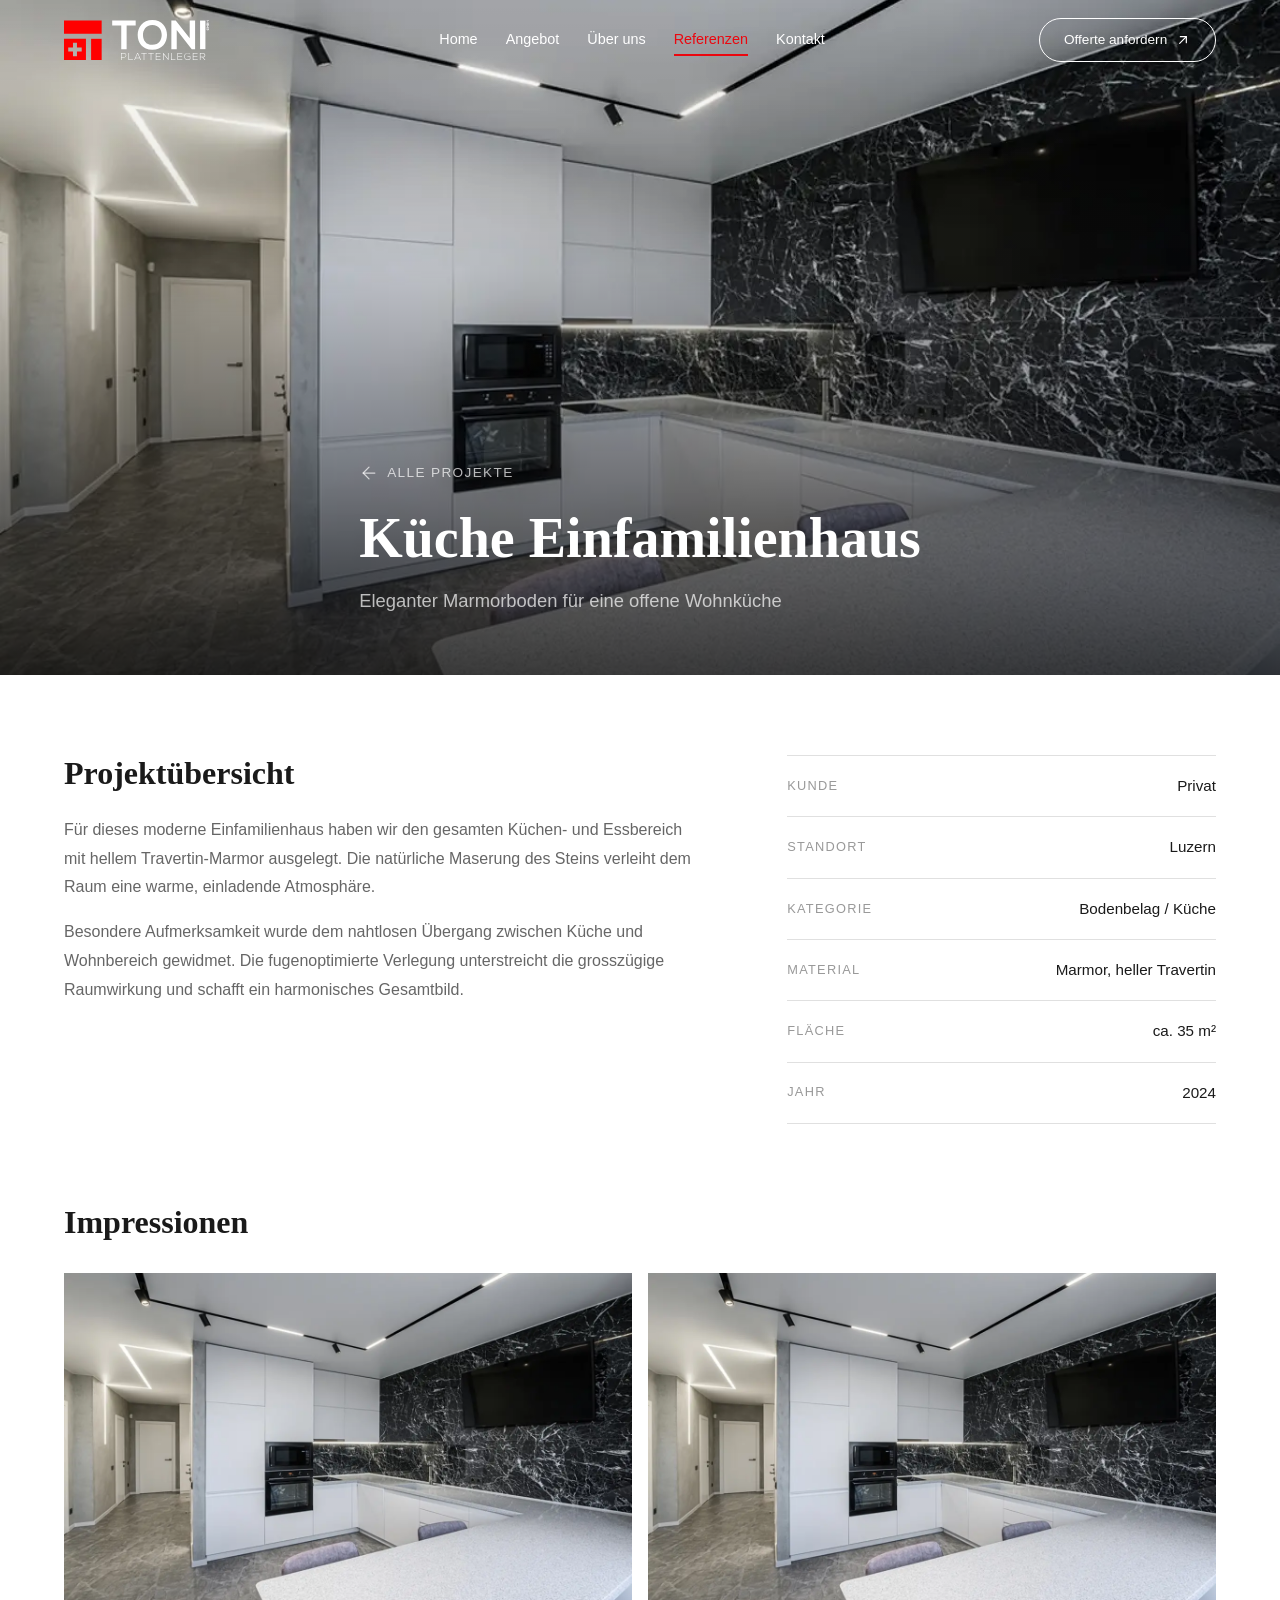
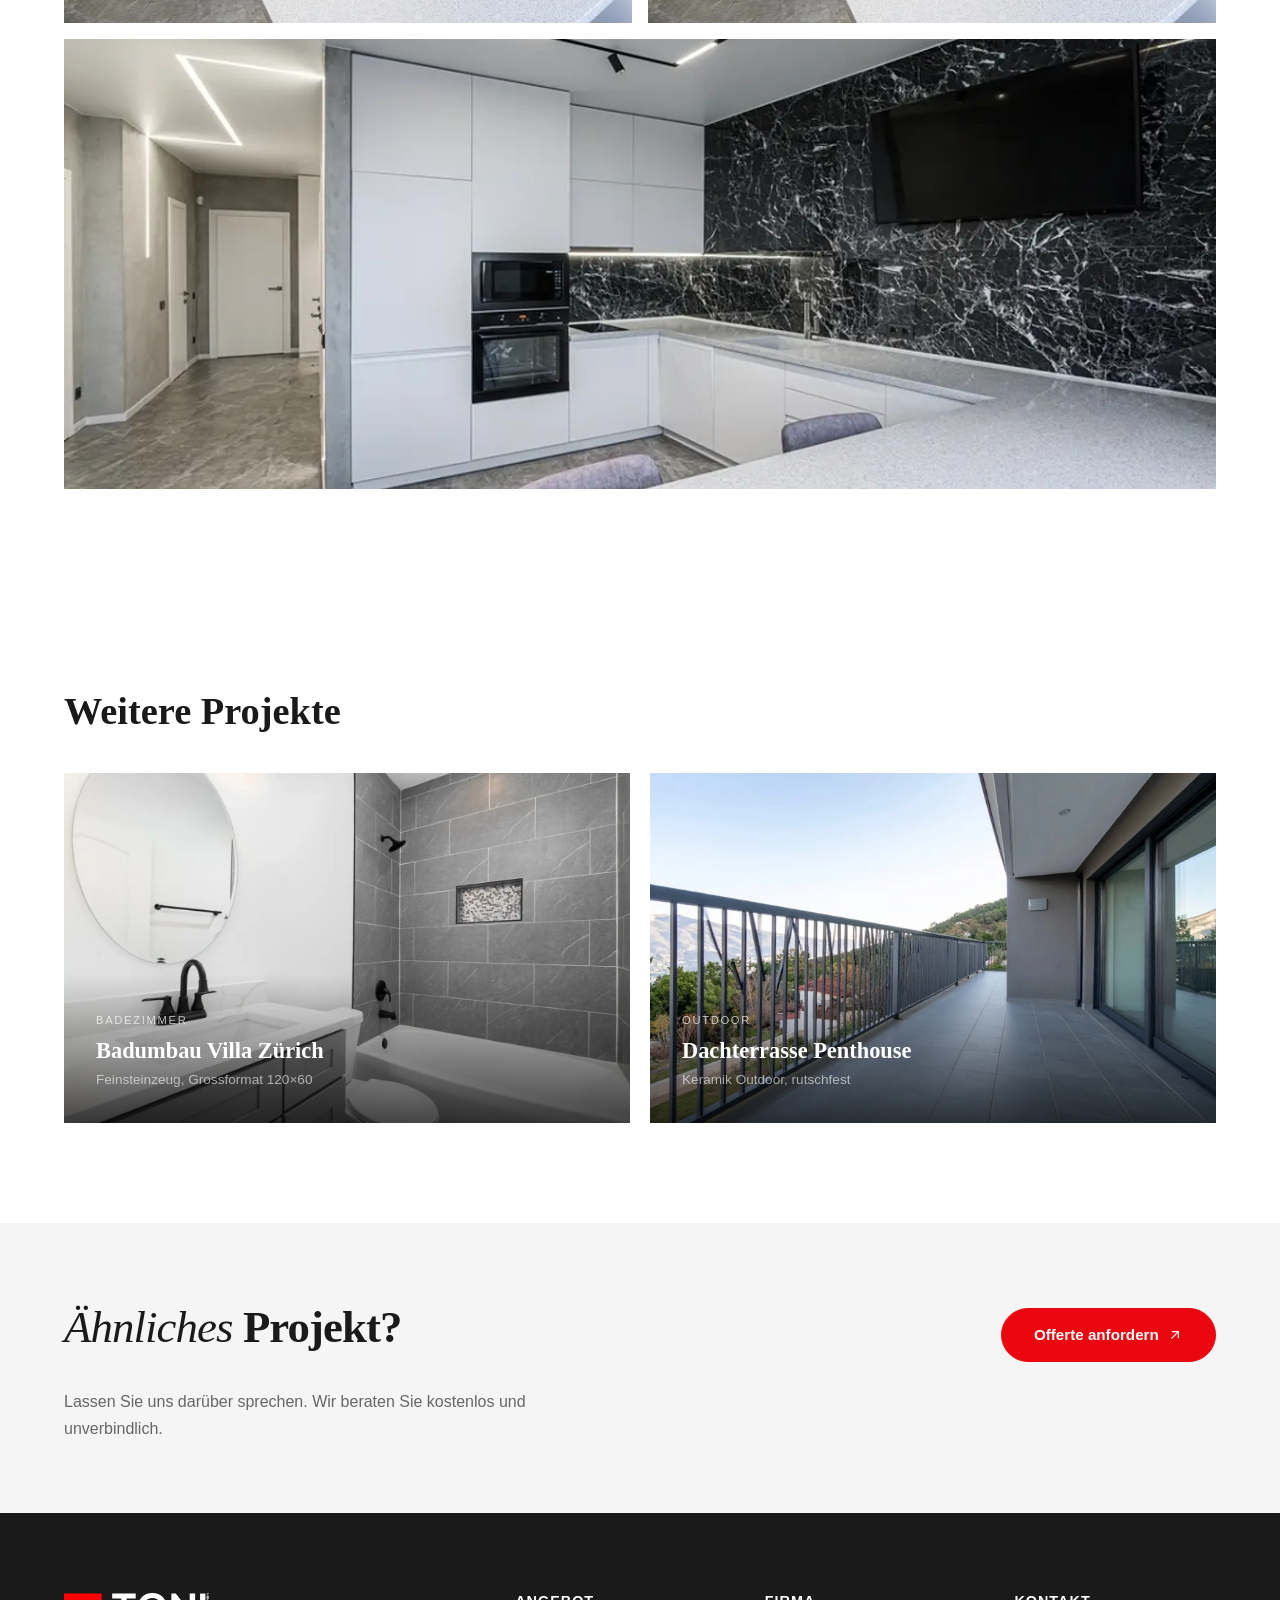
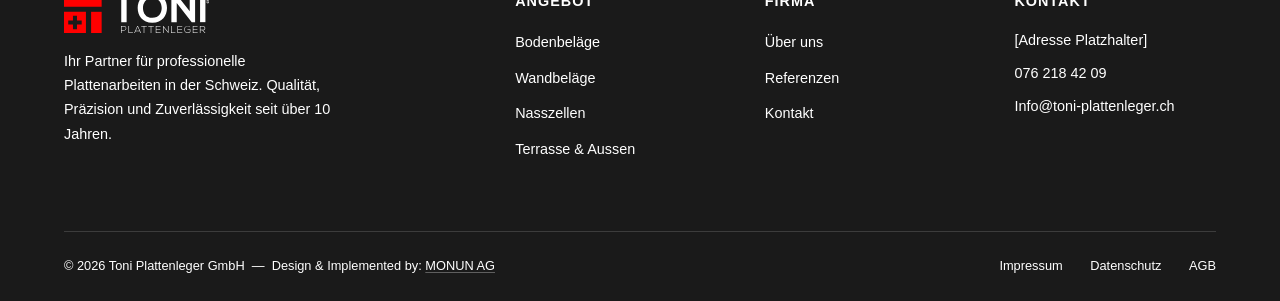
<file: projekt-kueche.html>
<!DOCTYPE html>
<html lang="de">
<head>
  <meta charset="UTF-8">
  <meta name="viewport" content="width=device-width, initial-scale=1.0">
  <title>Küche Einfamilienhaus — Toni Plattenleger GmbH</title>
  <meta name="description" content="Küche Einfamilienhaus: Eleganter Marmorboden mit hellem Travertin. Referenzprojekt der Toni Plattenleger GmbH.">
  <meta name="robots" content="index, follow">
  <link rel="canonical" href="https://toniplattenleger.ch/projekt-kueche.html">
  <link rel="icon" href="src/logo/icon.svg" type="image/svg+xml">
  <meta property="og:title" content="Küche Einfamilienhaus — Toni Plattenleger GmbH">
  <meta property="og:description" content="Eleganter Marmorboden für eine offene Wohnküche.">
  <meta property="og:url" content="https://toniplattenleger.ch/projekt-kueche.html">
  <meta property="og:type" content="article">
  <meta property="og:locale" content="de_CH">
  <meta property="og:site_name" content="Toni Plattenleger GmbH">
  <link rel="stylesheet" href="css/style.css">
</head>
<body>

  <!-- NAVIGATION -->
  <nav class="navbar">
    <div class="container">
      <a href="index.html" class="navbar-logo"><img src="src/logo/Logo-color.svg" alt="Toni Plattenleger GmbH"></a>
      <button class="menu-toggle" onclick="this.classList.toggle('active');document.querySelector('.navbar-links').classList.toggle('open')">
        <span></span><span></span><span></span>
      </button>
      <div class="navbar-links">
        <a href="index.html">Home</a>
        <a href="angebot.html">Angebot</a>
        <a href="ueber-uns.html">Über uns</a>
        <a href="referenzen.html" class="active">Referenzen</a>
        <a href="kontakt.html">Kontakt</a>
      </div>
      <div class="navbar-cta">
        <span class="navbar-phone">076 218 42 09</span>
        <a href="kontakt.html" class="btn navbar-btn">Offerte anfordern <svg class="btn-arrow" viewBox="0 0 24 24"><line x1="7" y1="17" x2="17" y2="7"/><polyline points="8 7 17 7 17 16"/></svg></a>
      </div>
    </div>
  </nav>

  <!-- PROJECT HERO -->
  <section class="project-hero">
    <div class="project-hero-img">
      <img src="src/projects/project-Küche Einfamilienhaus   copy.webp" alt="Küche Einfamilienhaus">
      <div class="project-hero-overlay"></div>
    </div>
    <div class="container">
      <div class="project-hero-content">
        <a href="referenzen.html" class="project-back"><svg viewBox="0 0 24 24" width="20" height="20" fill="none" stroke="currentColor" stroke-width="1.5" stroke-linecap="round" stroke-linejoin="round"><line x1="19" y1="12" x2="5" y2="12"/><polyline points="12 19 5 12 12 5"/></svg> Alle Projekte</a>
        <h1>Küche Einfamilienhaus</h1>
        <p class="project-hero-subtitle">Eleganter Marmorboden für eine offene Wohnküche</p>
      </div>
    </div>
  </section>

  <!-- PROJECT DETAILS -->
  <section class="project-detail-section">
    <div class="container">
      <div class="project-detail-grid">
        <div class="project-info">
          <h2>Projektübersicht</h2>
          <p>Für dieses moderne Einfamilienhaus haben wir den gesamten Küchen- und Essbereich mit hellem Travertin-Marmor ausgelegt. Die natürliche Maserung des Steins verleiht dem Raum eine warme, einladende Atmosphäre.</p>
          <p>Besondere Aufmerksamkeit wurde dem nahtlosen Übergang zwischen Küche und Wohnbereich gewidmet. Die fugenoptimierte Verlegung unterstreicht die grosszügige Raumwirkung und schafft ein harmonisches Gesamtbild.</p>
        </div>
        <div class="project-meta">
          <div class="project-meta-item">
            <span class="project-meta-label">Kunde</span>
            <span class="project-meta-value">Privat</span>
          </div>
          <div class="project-meta-item">
            <span class="project-meta-label">Standort</span>
            <span class="project-meta-value">Luzern</span>
          </div>
          <div class="project-meta-item">
            <span class="project-meta-label">Kategorie</span>
            <span class="project-meta-value">Bodenbelag / Küche</span>
          </div>
          <div class="project-meta-item">
            <span class="project-meta-label">Material</span>
            <span class="project-meta-value">Marmor, heller Travertin</span>
          </div>
          <div class="project-meta-item">
            <span class="project-meta-label">Fläche</span>
            <span class="project-meta-value">ca. 35 m²</span>
          </div>
          <div class="project-meta-item">
            <span class="project-meta-label">Jahr</span>
            <span class="project-meta-value">2024</span>
          </div>
        </div>
      </div>
    </div>
  </section>

  <!-- PROJECT GALLERY -->
  <section class="project-gallery-section">
    <div class="container">
      <h2>Impressionen</h2>
      <div class="project-gallery-grid">
        <div class="project-gallery-item">
          <img src="src/projects/project-Küche Einfamilienhaus   copy.webp" alt="Küche Detail 1">
        </div>
        <div class="project-gallery-item">
          <img src="src/projects/project-Küche Einfamilienhaus   copy.webp" alt="Küche Detail 2">
        </div>
        <div class="project-gallery-item project-gallery-wide">
          <img src="src/projects/project-Küche Einfamilienhaus   copy.webp" alt="Küche Detail 3">
        </div>
      </div>
    </div>
  </section>

  <!-- OTHER PROJECTS -->
  <section class="section">
    <div class="container">
      <h2 style="margin-bottom: 40px;">Weitere Projekte</h2>
      <div class="other-projects-grid">
        <a href="projekt-badumbau.html" class="project-item">
          <div class="project-img">
            <img src="src/projects/projetc-Badumbau Villa Zürich   copy.webp" alt="Badumbau Villa Zürich">
          </div>
          <div class="project-overlay">
            <span class="project-tag">Badezimmer</span>
            <h3>Badumbau Villa Zürich</h3>
            <p>Feinsteinzeug, Grossformat 120×60</p>
          </div>
        </a>
        <a href="projekt-dachterrasse.html" class="project-item">
          <div class="project-img">
            <img src="src/projects/project-Dachterrasse Penthouse   copy.webp" alt="Dachterrasse Penthouse">
          </div>
          <div class="project-overlay">
            <span class="project-tag">Outdoor</span>
            <h3>Dachterrasse Penthouse</h3>
            <p>Keramik Outdoor, rutschfest</p>
          </div>
        </a>
      </div>
    </div>
  </section>

  <!-- PAGE CTA -->
  <section class="page-cta-light">
    <div class="container">
      <div class="cta-top">
        <h2><em>Ähnliches</em> Projekt?</h2>
        <a href="kontakt.html" class="btn btn-outline">Offerte anfordern <svg class="btn-arrow" viewBox="0 0 24 24"><line x1="7" y1="17" x2="17" y2="7"/><polyline points="8 7 17 7 17 16"/></svg></a>
      </div>
      <p class="cta-desc" style="color: var(--grey);">Lassen Sie uns darüber sprechen. Wir beraten Sie kostenlos und unverbindlich.</p>
    </div>
  </section>

  <!-- FOOTER -->
  <footer class="footer">
    <div class="container">
      <div class="footer-grid">
        <div class="footer-brand">
          <a href="index.html" class="navbar-logo"><img src="src/logo/Logo-color.svg" alt="Toni Plattenleger GmbH"></a>
          <p>Ihr Partner für professionelle Plattenarbeiten in der Schweiz. Qualität, Präzision und Zuverlässigkeit seit über 10 Jahren.</p>
        </div>
        <div>
          <h4>Angebot</h4>
          <ul class="footer-links">
            <li><a href="angebot.html">Bodenbeläge</a></li>
            <li><a href="angebot.html">Wandbeläge</a></li>
            <li><a href="angebot.html">Nasszellen</a></li>
            <li><a href="angebot.html">Terrasse & Aussen</a></li>
          </ul>
        </div>
        <div>
          <h4>Firma</h4>
          <ul class="footer-links">
            <li><a href="ueber-uns.html">Über uns</a></li>
            <li><a href="referenzen.html">Referenzen</a></li>
            <li><a href="kontakt.html">Kontakt</a></li>
          </ul>
        </div>
        <div>
          <h4>Kontakt</h4>
          <ul class="footer-contact">
            <li>[Adresse Platzhalter]</li>
            <li>076 218 42 09</li>
            <li>Info@toni-plattenleger.ch</li>
          </ul>
        </div>
      </div>
      <div class="footer-bottom">
        <span>&copy; 2026 Toni Plattenleger GmbH &nbsp;&mdash;&nbsp; Design &amp; Implemented by: <a href="https://monun.ch/" target="_blank" rel="noopener" class="monun-link">MONUN AG</a></span>
        <div>
          <a href="impressum.html">Impressum</a>
          <a href="datenschutz.html">Datenschutz</a>
          <a href="agb.html">AGB</a>
        </div>
      </div>
    </div>
  </footer>

  <script>
    window.addEventListener('scroll', function() {
      const navbar = document.querySelector('.navbar');
      if (window.scrollY > 80) {
        navbar.classList.add('scrolled');
      } else {
        navbar.classList.remove('scrolled');
      }
    });
  </script>

</body>
</html>
</file>
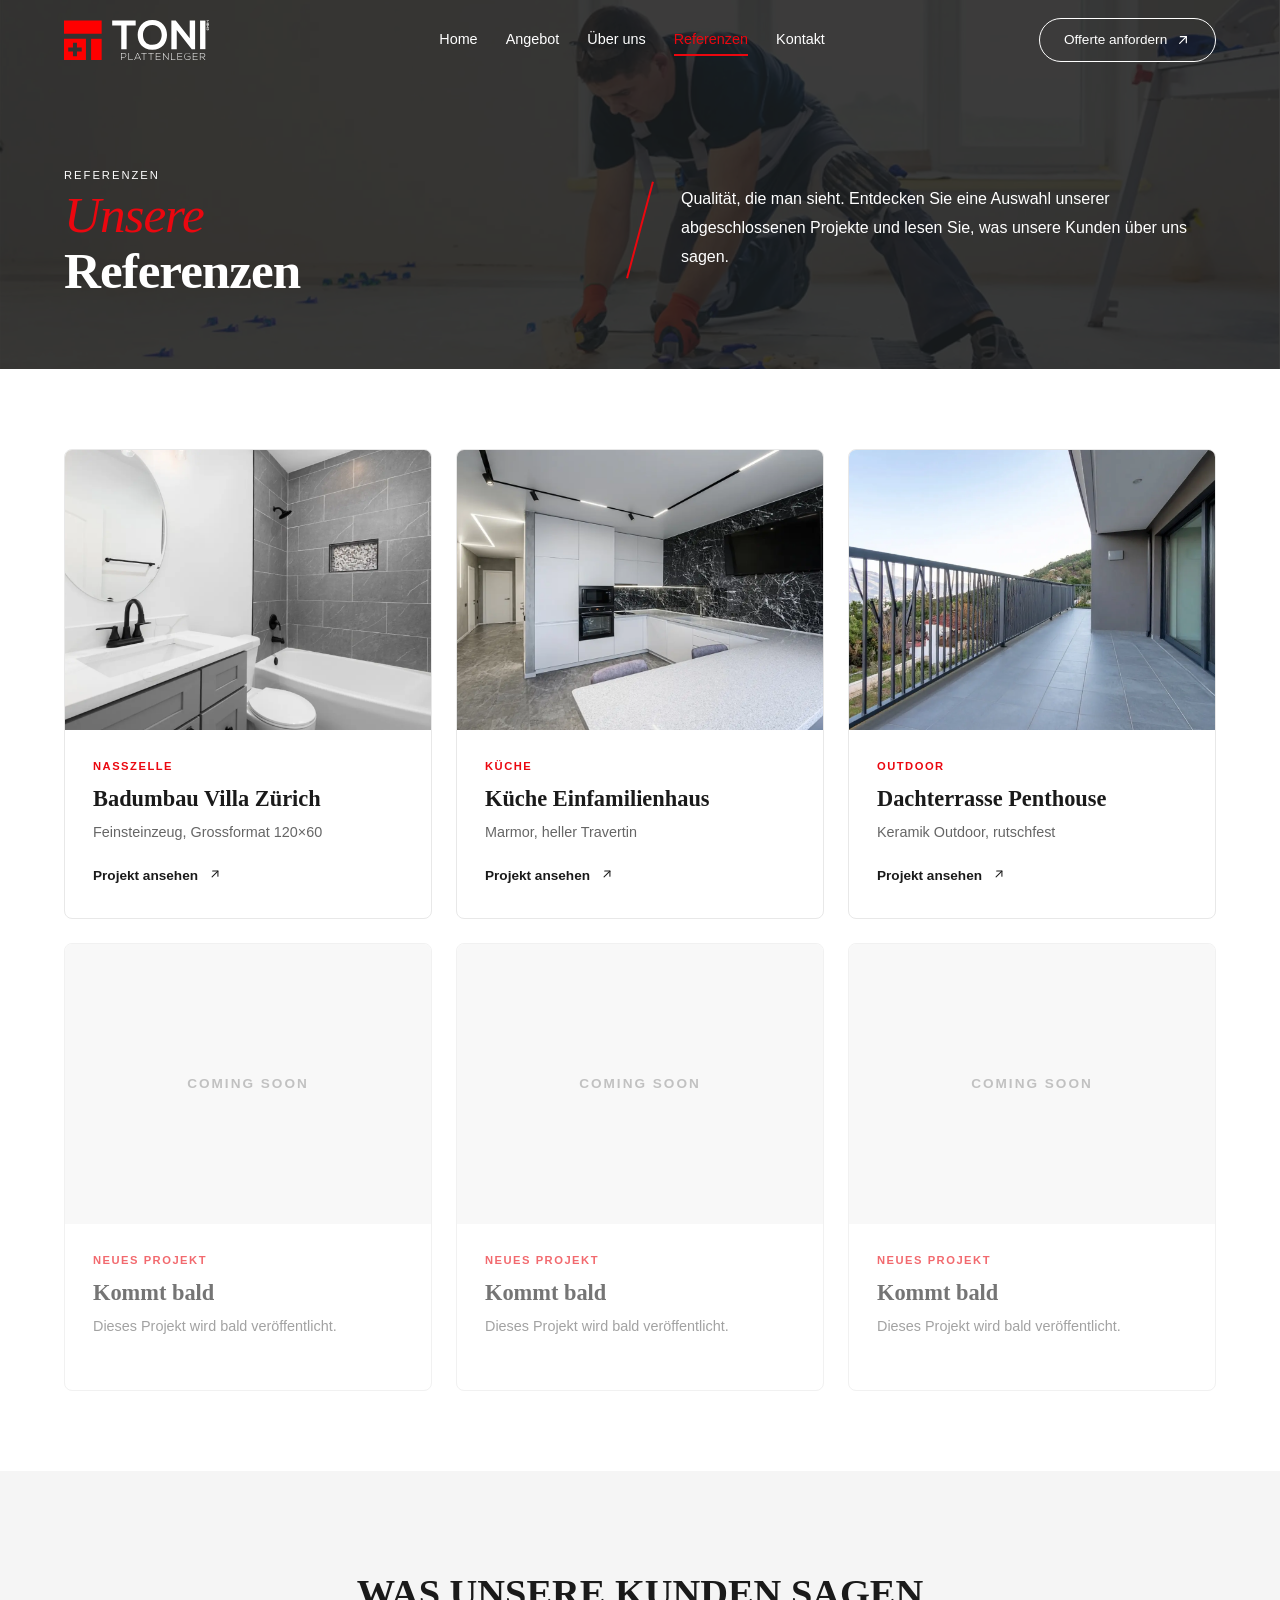
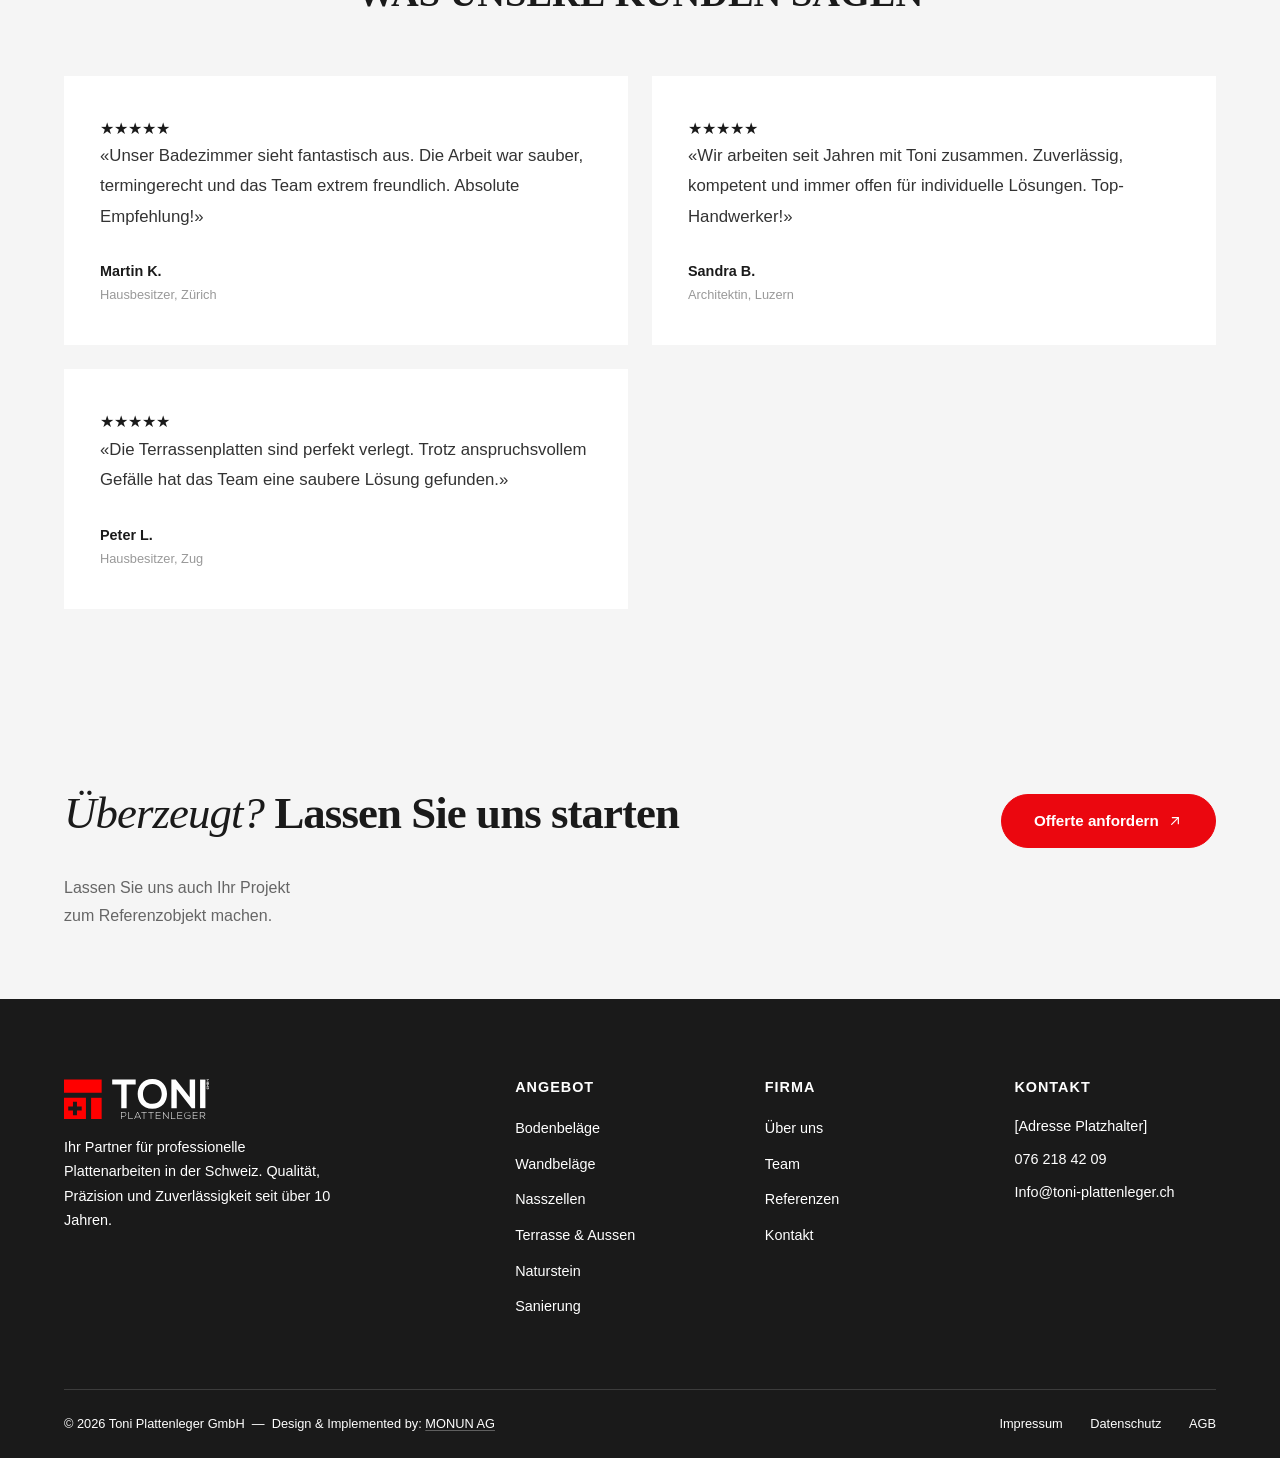
<file: referenzen.html>
<!DOCTYPE html>
<html lang="de">
<head>
  <meta charset="UTF-8">
  <meta name="viewport" content="width=device-width, initial-scale=1.0">
  <title>Referenzen — Toni Plattenleger GmbH</title>
  <meta name="description" content="Unsere Referenzen: Badumbauten, Küchenböden, Dachterrassen und mehr. Entdecken Sie abgeschlossene Projekte der Toni Plattenleger GmbH.">
  <meta name="robots" content="index, follow">
  <link rel="canonical" href="https://toniplattenleger.ch/referenzen.html">
  <link rel="icon" href="src/logo/icon.svg" type="image/svg+xml">
  <meta property="og:title" content="Referenzen — Toni Plattenleger GmbH">
  <meta property="og:description" content="Qualität, die man sieht. Entdecken Sie unsere abgeschlossenen Projekte und Kundenstimmen.">
  <meta property="og:image" content="https://toniplattenleger.ch/src/img/referenzen.webp">
  <meta property="og:url" content="https://toniplattenleger.ch/referenzen.html">
  <meta property="og:type" content="website">
  <meta property="og:locale" content="de_CH">
  <meta property="og:site_name" content="Toni Plattenleger GmbH">
  <link rel="stylesheet" href="css/style.css">
</head>
<body>

  <!-- NAVIGATION -->
  <nav class="navbar">
    <div class="container">
      <a href="index.html" class="navbar-logo"><img src="src/logo/Logo-color.svg" alt="Toni Plattenleger GmbH"></a>
      <button class="menu-toggle" onclick="this.classList.toggle('active');document.querySelector('.navbar-links').classList.toggle('open')">
        <span></span><span></span><span></span>
      </button>
      <div class="navbar-links">
        <a href="index.html">Home</a>
        <a href="angebot.html">Angebot</a>
        <a href="ueber-uns.html">Über uns</a>
        <a href="referenzen.html" class="active">Referenzen</a>
        <a href="kontakt.html">Kontakt</a>
      </div>
      <div class="navbar-cta">
        <span class="navbar-phone">076 218 42 09</span>
        <a href="kontakt.html" class="btn navbar-btn">Offerte anfordern <svg class="btn-arrow" viewBox="0 0 24 24"><line x1="7" y1="17" x2="17" y2="7"/><polyline points="8 7 17 7 17 16"/></svg></a>
      </div>
    </div>
  </nav>

  <!-- PAGE HERO -->
  <section class="angebot-hero">
    <div class="angebot-hero-bg" style="background-image: url('src/img/referenzen.webp');"></div>
    <div class="container">
      <div class="angebot-hero-grid">
        <div class="angebot-hero-left">
          <span class="section-label" style="color: var(--white); font-weight: 400; font-size: 0.7rem;">Referenzen</span>
          <h1><em style="color: var(--red);">Unsere</em><br>Referenzen</h1>
        </div>
        <div class="angebot-hero-divider"></div>
        <div class="angebot-hero-right">
          <p>Qualität, die man sieht. Entdecken Sie eine Auswahl unserer abgeschlossenen Projekte und lesen Sie, was unsere Kunden über uns sagen.</p>
        </div>
      </div>
    </div>
  </section>

  <!-- PROJECT GALLERY -->
  <section class="section ref-projects">
    <div class="container">
      <div class="ref-grid">
        <a href="projekt-badumbau.html" class="ref-card ref-card-wide">
          <div class="ref-card-img">
            <img src="src/projects/projetc-Badumbau Villa Zürich   copy.webp" alt="Badumbau Villa Zürich">
          </div>
          <div class="ref-card-content">
            <span class="ref-card-tag">Nasszelle</span>
            <h3>Badumbau Villa Zürich</h3>
            <p>Feinsteinzeug, Grossformat 120×60</p>
            <span class="ref-card-link">Projekt ansehen <svg class="btn-arrow" viewBox="0 0 24 24"><line x1="7" y1="17" x2="17" y2="7"/><polyline points="8 7 17 7 17 16"/></svg></span>
          </div>
        </a>
        <a href="projekt-kueche.html" class="ref-card">
          <div class="ref-card-img">
            <img src="src/projects/project-Küche Einfamilienhaus   copy.webp" alt="Küche Einfamilienhaus">
          </div>
          <div class="ref-card-content">
            <span class="ref-card-tag">Küche</span>
            <h3>Küche Einfamilienhaus</h3>
            <p>Marmor, heller Travertin</p>
            <span class="ref-card-link">Projekt ansehen <svg class="btn-arrow" viewBox="0 0 24 24"><line x1="7" y1="17" x2="17" y2="7"/><polyline points="8 7 17 7 17 16"/></svg></span>
          </div>
        </a>
        <a href="projekt-dachterrasse.html" class="ref-card">
          <div class="ref-card-img">
            <img src="src/projects/project-Dachterrasse Penthouse   copy.webp" alt="Dachterrasse Penthouse">
          </div>
          <div class="ref-card-content">
            <span class="ref-card-tag">Outdoor</span>
            <h3>Dachterrasse Penthouse</h3>
            <p>Keramik Outdoor, rutschfest</p>
            <span class="ref-card-link">Projekt ansehen <svg class="btn-arrow" viewBox="0 0 24 24"><line x1="7" y1="17" x2="17" y2="7"/><polyline points="8 7 17 7 17 16"/></svg></span>
          </div>
        </a>
        <div class="ref-card ref-card-soon">
          <div class="ref-card-img ref-card-placeholder">
            <span>Coming Soon</span>
          </div>
          <div class="ref-card-content">
            <span class="ref-card-tag">Neues Projekt</span>
            <h3>Kommt bald</h3>
            <p>Dieses Projekt wird bald veröffentlicht.</p>
          </div>
        </div>
        <div class="ref-card ref-card-soon">
          <div class="ref-card-img ref-card-placeholder">
            <span>Coming Soon</span>
          </div>
          <div class="ref-card-content">
            <span class="ref-card-tag">Neues Projekt</span>
            <h3>Kommt bald</h3>
            <p>Dieses Projekt wird bald veröffentlicht.</p>
          </div>
        </div>
        <div class="ref-card ref-card-soon">
          <div class="ref-card-img ref-card-placeholder">
            <span>Coming Soon</span>
          </div>
          <div class="ref-card-content">
            <span class="ref-card-tag">Neues Projekt</span>
            <h3>Kommt bald</h3>
            <p>Dieses Projekt wird bald veröffentlicht.</p>
          </div>
        </div>
      </div>
    </div>
  </section>

  <!-- TESTIMONIALS -->
  <section class="section section-grey">
    <div class="container">
      <div class="section-header center">
        <h2>WAS UNSERE KUNDEN SAGEN</h2>
      </div>
      <div class="testimonials-grid">
        <div class="testimonial-card">
          <div class="testimonial-stars">&#9733;&#9733;&#9733;&#9733;&#9733;</div>
          <blockquote>«Unser Badezimmer sieht fantastisch aus. Die Arbeit war sauber, termingerecht und das Team extrem freundlich. Absolute Empfehlung!»</blockquote>
          <div class="testimonial-author">Martin K.</div>
          <div class="testimonial-role">Hausbesitzer, Zürich</div>
        </div>
        <div class="testimonial-card">
          <div class="testimonial-stars">&#9733;&#9733;&#9733;&#9733;&#9733;</div>
          <blockquote>«Wir arbeiten seit Jahren mit Toni zusammen. Zuverlässig, kompetent und immer offen für individuelle Lösungen. Top-Handwerker!»</blockquote>
          <div class="testimonial-author">Sandra B.</div>
          <div class="testimonial-role">Architektin, Luzern</div>
        </div>
        <div class="testimonial-card">
          <div class="testimonial-stars">&#9733;&#9733;&#9733;&#9733;&#9733;</div>
          <blockquote>«Die Terrassenplatten sind perfekt verlegt. Trotz anspruchsvollem Gefälle hat das Team eine saubere Lösung gefunden.»</blockquote>
          <div class="testimonial-author">Peter L.</div>
          <div class="testimonial-role">Hausbesitzer, Zug</div>
        </div>
      </div>
    </div>
  </section>

  <!-- PAGE CTA -->
  <section class="page-cta-light">
    <div class="container">
      <div class="cta-top">
        <h2><em>Überzeugt?</em> Lassen Sie uns starten</h2>
        <a href="kontakt.html" class="btn btn-outline">Offerte anfordern <svg class="btn-arrow" viewBox="0 0 24 24"><line x1="7" y1="17" x2="17" y2="7"/><polyline points="8 7 17 7 17 16"/></svg></a>
      </div>
      <p class="cta-desc" style="color: var(--grey);">Lassen Sie uns auch Ihr Projekt<br>zum Referenzobjekt machen.</p>
    </div>
  </section>

  <!-- FOOTER -->
  <footer class="footer">
    <div class="container">
      <div class="footer-grid">
        <div class="footer-brand">
          <a href="index.html" class="navbar-logo"><img src="src/logo/Logo-color.svg" alt="Toni Plattenleger GmbH"></a>
          <p>Ihr Partner für professionelle Plattenarbeiten in der Schweiz. Qualität, Präzision und Zuverlässigkeit seit über 10 Jahren.</p>
        </div>
        <div>
          <h4>Angebot</h4>
          <ul class="footer-links">
            <li><a href="angebot.html">Bodenbeläge</a></li>
            <li><a href="angebot.html">Wandbeläge</a></li>
            <li><a href="angebot.html">Nasszellen</a></li>
            <li><a href="angebot.html">Terrasse & Aussen</a></li>
            <li><a href="angebot.html">Naturstein</a></li>
            <li><a href="angebot.html">Sanierung</a></li>
          </ul>
        </div>
        <div>
          <h4>Firma</h4>
          <ul class="footer-links">
            <li><a href="ueber-uns.html">Über uns</a></li>
            <li><a href="ueber-uns.html">Team</a></li>
            <li><a href="referenzen.html">Referenzen</a></li>
            <li><a href="kontakt.html">Kontakt</a></li>
          </ul>
        </div>
        <div>
          <h4>Kontakt</h4>
          <ul class="footer-contact">
            <li>[Adresse Platzhalter]</li>
            <li>076 218 42 09</li>
            <li>Info@toni-plattenleger.ch</li>
          </ul>
        </div>
      </div>
      <div class="footer-bottom">
        <span>&copy; 2026 Toni Plattenleger GmbH &nbsp;&mdash;&nbsp; Design &amp; Implemented by: <a href="https://monun.ch/" target="_blank" rel="noopener" class="monun-link">MONUN AG</a></span>
        <div>
          <a href="impressum.html">Impressum</a>
          <a href="datenschutz.html">Datenschutz</a>
          <a href="agb.html">AGB</a>
        </div>
      </div>
    </div>
  </footer>

  <script>
    window.addEventListener('scroll', function() {
      const navbar = document.querySelector('.navbar');
      if (window.scrollY > 80) {
        navbar.classList.add('scrolled');
      } else {
        navbar.classList.remove('scrolled');
      }
    });
  </script>

</body>
</html>
</file>
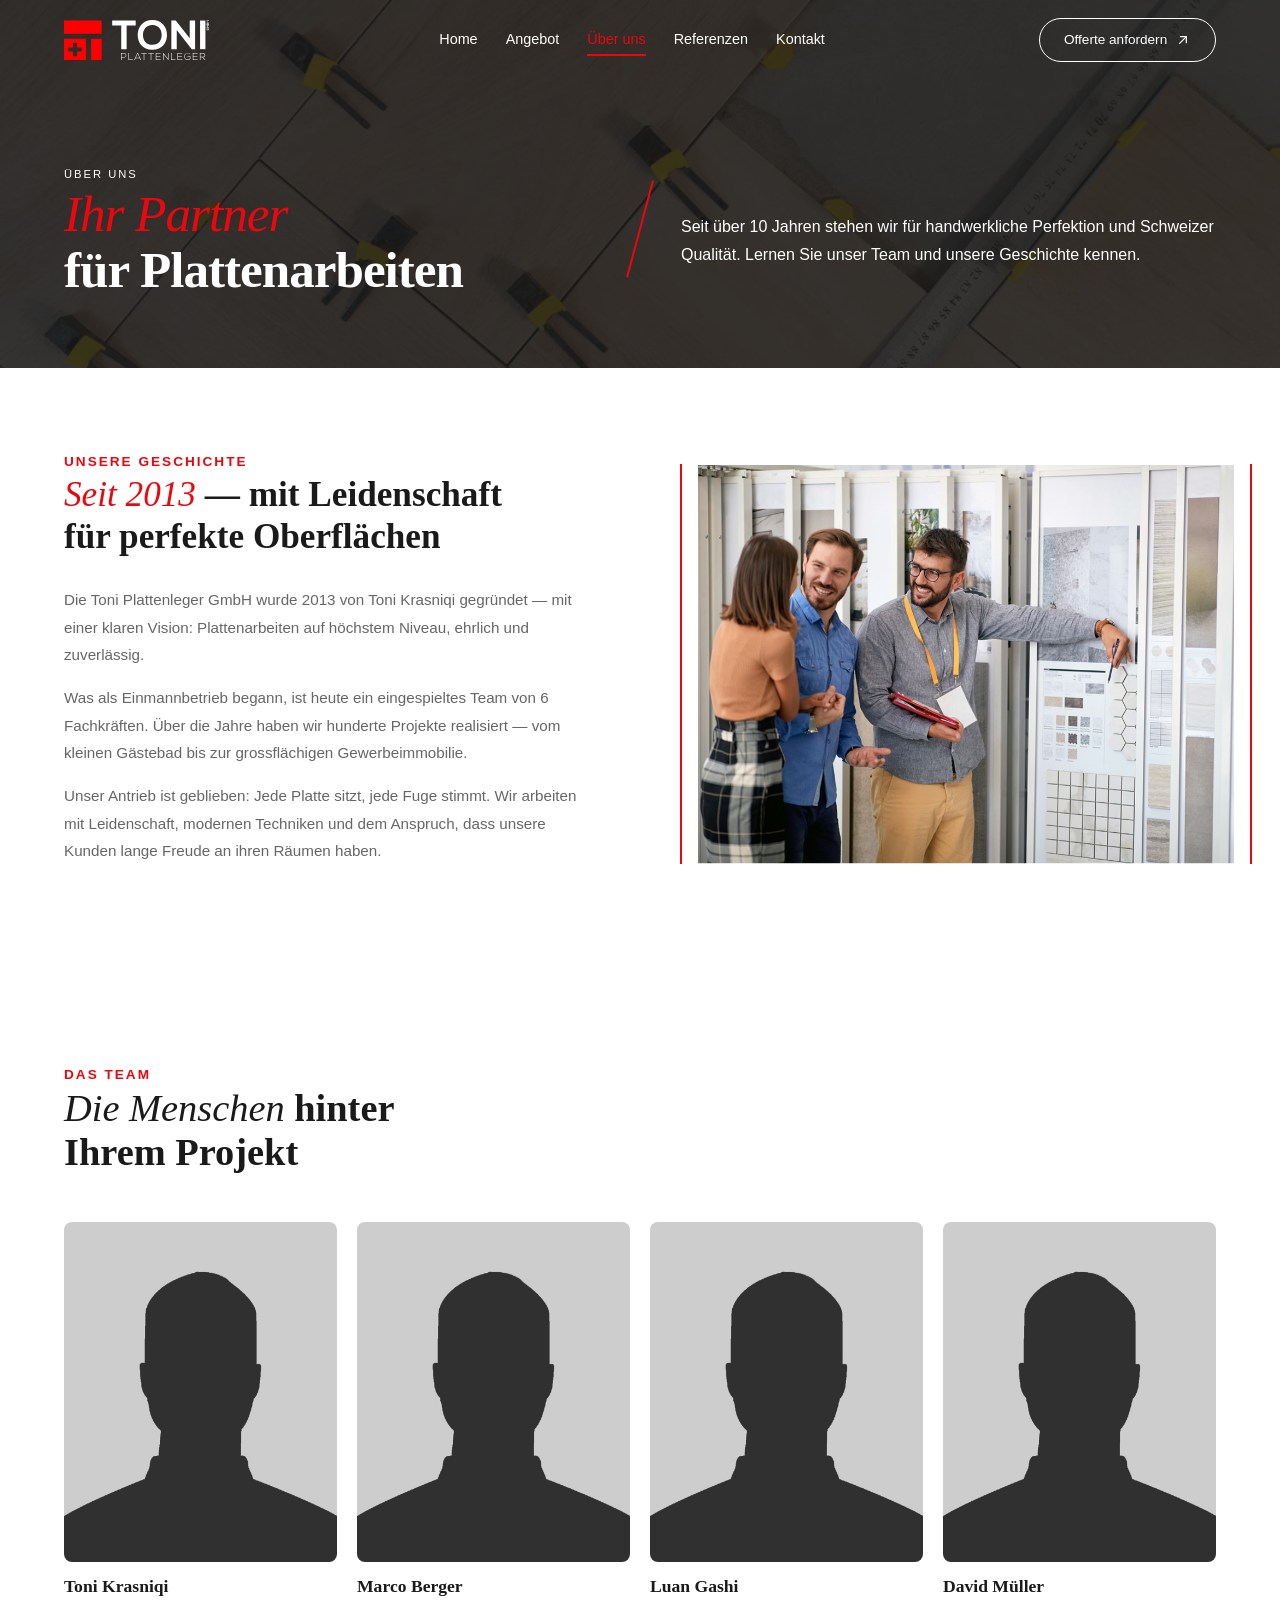
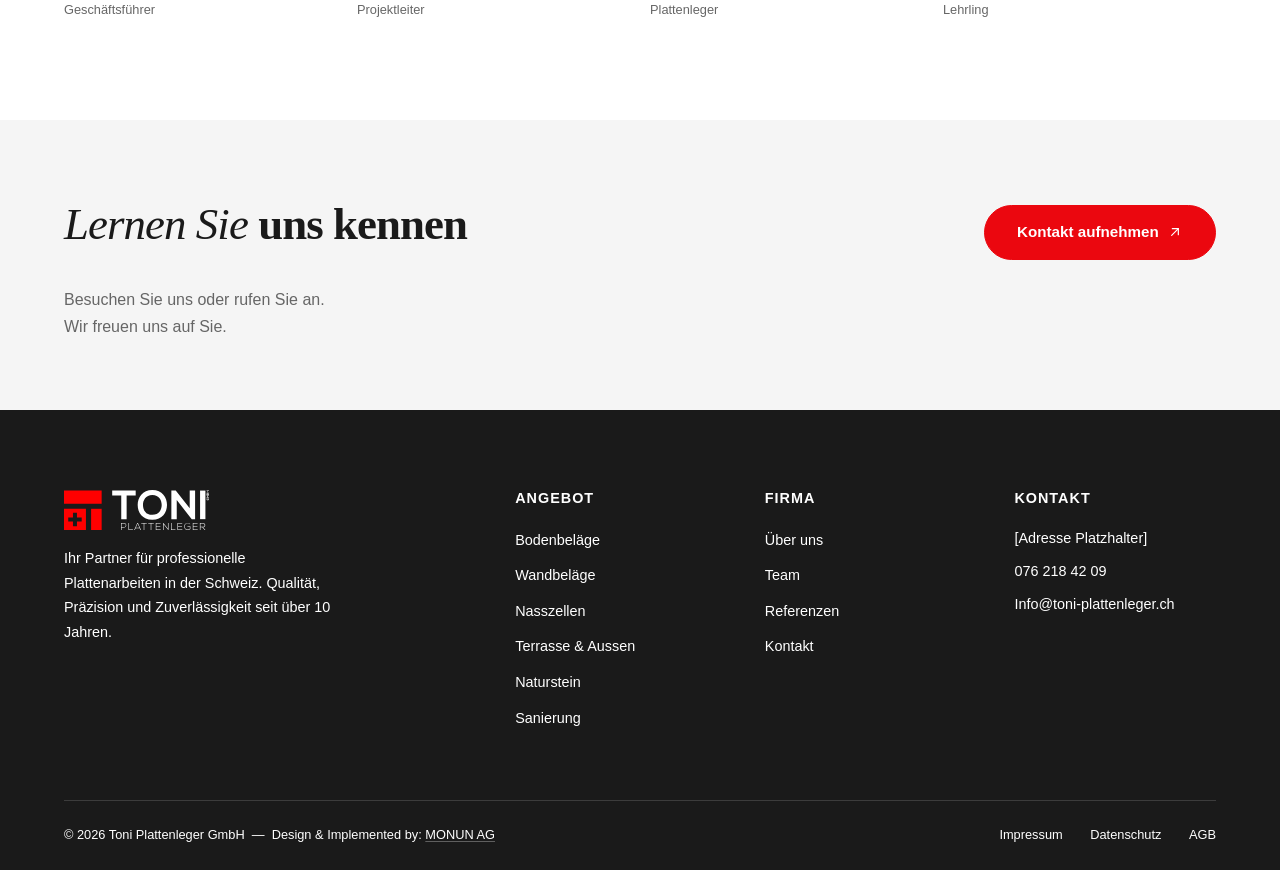
<file: ueber-uns.html>
<!DOCTYPE html>
<html lang="de">
<head>
  <meta charset="UTF-8">
  <meta name="viewport" content="width=device-width, initial-scale=1.0">
  <title>Über uns — Toni Plattenleger GmbH</title>
  <meta name="description" content="Lernen Sie die Toni Plattenleger GmbH kennen. Seit 2013 Ihr Partner für Plattenarbeiten in der Schweiz. Unser Team, unsere Geschichte.">
  <meta name="robots" content="index, follow">
  <link rel="canonical" href="https://toniplattenleger.ch/ueber-uns.html">
  <link rel="icon" href="src/logo/icon.svg" type="image/svg+xml">
  <meta property="og:title" content="Über uns — Toni Plattenleger GmbH">
  <meta property="og:description" content="Seit 2013 Ihr Partner für Plattenarbeiten. Lernen Sie unser Team und unsere Geschichte kennen.">
  <meta property="og:image" content="https://toniplattenleger.ch/src/img/uber-uns.webp">
  <meta property="og:url" content="https://toniplattenleger.ch/ueber-uns.html">
  <meta property="og:type" content="website">
  <meta property="og:locale" content="de_CH">
  <meta property="og:site_name" content="Toni Plattenleger GmbH">
  <link rel="stylesheet" href="css/style.css">
</head>
<body>

  <!-- NAVIGATION -->
  <nav class="navbar">
    <div class="container">
      <a href="index.html" class="navbar-logo"><img src="src/logo/Logo-color.svg" alt="Toni Plattenleger GmbH"></a>
      <button class="menu-toggle" onclick="this.classList.toggle('active');document.querySelector('.navbar-links').classList.toggle('open')">
        <span></span><span></span><span></span>
      </button>
      <div class="navbar-links">
        <a href="index.html">Home</a>
        <a href="angebot.html">Angebot</a>
        <a href="ueber-uns.html" class="active">Über uns</a>
        <a href="referenzen.html">Referenzen</a>
        <a href="kontakt.html">Kontakt</a>
      </div>
      <div class="navbar-cta">
        <span class="navbar-phone">076 218 42 09</span>
        <a href="kontakt.html" class="btn navbar-btn">Offerte anfordern <svg class="btn-arrow" viewBox="0 0 24 24"><line x1="7" y1="17" x2="17" y2="7"/><polyline points="8 7 17 7 17 16"/></svg></a>
      </div>
    </div>
  </nav>

  <!-- PAGE HERO -->
  <section class="angebot-hero">
    <div class="angebot-hero-bg" style="background-image: url('src/img/uber-uns.webp');"></div>
    <div class="container">
      <div class="angebot-hero-grid">
        <div class="angebot-hero-left">
          <span class="section-label" style="color: var(--white); font-weight: 400; font-size: 0.7rem;">Über uns</span>
          <h1><em style="color: var(--red);">Ihr Partner</em><br>für Plattenarbeiten</h1>
        </div>
        <div class="angebot-hero-divider"></div>
        <div class="angebot-hero-right">
          <p>Seit über 10 Jahren stehen wir für handwerkliche Perfektion und Schweizer Qualität. Lernen Sie unser Team und unsere Geschichte kennen.</p>
        </div>
      </div>
    </div>
  </section>

  <!-- COMPANY STORY -->
  <section class="section story-section">
    <div class="container">
      <div class="story-content">
        <div class="story-text">
          <span class="section-label">Unsere Geschichte</span>
          <h2><em>Seit 2013</em> — mit Leidenschaft<br>für perfekte Oberflächen</h2>
          <p>Die Toni Plattenleger GmbH wurde 2013 von Toni Krasniqi gegründet — mit einer klaren Vision: Plattenarbeiten auf höchstem Niveau, ehrlich und zuverlässig.</p>
          <p>Was als Einmannbetrieb begann, ist heute ein eingespieltes Team von 6 Fachkräften. Über die Jahre haben wir hunderte Projekte realisiert — vom kleinen Gästebad bis zur grossflächigen Gewerbeimmobilie.</p>
          <p>Unser Antrieb ist geblieben: Jede Platte sitzt, jede Fuge stimmt. Wir arbeiten mit Leidenschaft, modernen Techniken und dem Anspruch, dass unsere Kunden lange Freude an ihren Räumen haben.</p>
        </div>
        <div class="story-image-wrapper">
          <div class="story-line-left"></div>
          <img src="src/img/uberuns1.jpg" alt="Team bei der Beratung" class="story-photo">
          <div class="story-line-right"></div>
        </div>
      </div>
    </div>
  </section>

  <!-- TEAM -->
  <section class="section team-section">
    <div class="container">
      <div class="team-header">
        <span class="section-label">Das Team</span>
        <h2><em>Die Menschen</em> hinter<br>Ihrem Projekt</h2>
      </div>
      <div class="team-grid">
        <div class="team-card">
          <div class="team-card-img">
            <img src="src/img/placeholder.jpg" alt="Toni Krasniqi">
          </div>
          <div class="team-card-overlay">
            <h4>Toni Krasniqi</h4>
            <p>Geschäftsführer</p>
          </div>
        </div>
        <div class="team-card">
          <div class="team-card-img">
            <img src="src/img/placeholder.jpg" alt="Marco Berger">
          </div>
          <div class="team-card-overlay">
            <h4>Marco Berger</h4>
            <p>Projektleiter</p>
          </div>
        </div>
        <div class="team-card">
          <div class="team-card-img">
            <img src="src/img/placeholder.jpg" alt="Luan Gashi">
          </div>
          <div class="team-card-overlay">
            <h4>Luan Gashi</h4>
            <p>Plattenleger</p>
          </div>
        </div>
        <div class="team-card">
          <div class="team-card-img">
            <img src="src/img/placeholder.jpg" alt="David Müller">
          </div>
          <div class="team-card-overlay">
            <h4>David Müller</h4>
            <p>Lehrling</p>
          </div>
        </div>
      </div>
    </div>
  </section>

  <!-- PAGE CTA -->
  <section class="page-cta-light">
    <div class="container">
      <div class="cta-top">
        <h2><em>Lernen Sie</em> uns kennen</h2>
        <a href="kontakt.html" class="btn btn-outline">Kontakt aufnehmen <svg class="btn-arrow" viewBox="0 0 24 24"><line x1="7" y1="17" x2="17" y2="7"/><polyline points="8 7 17 7 17 16"/></svg></a>
      </div>
      <p class="cta-desc" style="color: var(--grey);">Besuchen Sie uns oder rufen Sie an.<br>Wir freuen uns auf Sie.</p>
    </div>
  </section>

  <!-- FOOTER -->
  <footer class="footer">
    <div class="container">
      <div class="footer-grid">
        <div class="footer-brand">
          <a href="index.html" class="navbar-logo"><img src="src/logo/Logo-color.svg" alt="Toni Plattenleger GmbH"></a>
          <p>Ihr Partner für professionelle Plattenarbeiten in der Schweiz. Qualität, Präzision und Zuverlässigkeit seit über 10 Jahren.</p>
        </div>
        <div>
          <h4>Angebot</h4>
          <ul class="footer-links">
            <li><a href="angebot.html">Bodenbeläge</a></li>
            <li><a href="angebot.html">Wandbeläge</a></li>
            <li><a href="angebot.html">Nasszellen</a></li>
            <li><a href="angebot.html">Terrasse & Aussen</a></li>
            <li><a href="angebot.html">Naturstein</a></li>
            <li><a href="angebot.html">Sanierung</a></li>
          </ul>
        </div>
        <div>
          <h4>Firma</h4>
          <ul class="footer-links">
            <li><a href="ueber-uns.html">Über uns</a></li>
            <li><a href="ueber-uns.html">Team</a></li>
            <li><a href="referenzen.html">Referenzen</a></li>
            <li><a href="kontakt.html">Kontakt</a></li>
          </ul>
        </div>
        <div>
          <h4>Kontakt</h4>
          <ul class="footer-contact">
            <li>[Adresse Platzhalter]</li>
            <li>076 218 42 09</li>
            <li>Info@toni-plattenleger.ch</li>
          </ul>
        </div>
      </div>
      <div class="footer-bottom">
        <span>&copy; 2026 Toni Plattenleger GmbH &nbsp;&mdash;&nbsp; Design &amp; Implemented by: <a href="https://monun.ch/" target="_blank" rel="noopener" class="monun-link">MONUN AG</a></span>
        <div>
          <a href="impressum.html">Impressum</a>
          <a href="datenschutz.html">Datenschutz</a>
          <a href="agb.html">AGB</a>
        </div>
      </div>
    </div>
  </footer>

  <script>
    window.addEventListener('scroll', function() {
      const navbar = document.querySelector('.navbar');
      if (window.scrollY > 80) {
        navbar.classList.add('scrolled');
      } else {
        navbar.classList.remove('scrolled');
      }
    });
  </script>

</body>
</html>
</file>
<file: css/style.css>
/* ===== RESET & BASE ===== */
*, *::before, *::after {
  margin: 0;
  padding: 0;
  box-sizing: border-box;
}

:root {
  --red: #EB070F;
  --red-dark: #C5060D;
  --black: #1A1A1A;
  --dark: #222222;
  --grey-dark: #333333;
  --grey: #666666;
  --grey-light: #999999;
  --grey-bg: #F5F5F5;
  --white: #FFFFFF;
  --font-heading: 'Times New Roman', Times, serif;
  --font-body: Arial, Helvetica, sans-serif;
}

html {
  scroll-behavior: smooth;
}

body {
  font-family: var(--font-body);
  color: var(--black);
  line-height: 1.6;
  background: var(--white);
  overflow-x: hidden;
}

a {
  text-decoration: none;
  color: inherit;
}

a:link, a:visited {
  text-decoration: none;
}

img {
  max-width: 100%;
  height: auto;
  display: block;
}

ul, ol {
  list-style: none;
  padding-left: 0;
  margin: 0;
}

.container {
  max-width: 1200px;
  margin: 0 auto;
  padding: 0 24px;
}

/* ===== TYPOGRAPHY ===== */
h1, h2, h3, h4 {
  font-family: var(--font-heading);
  font-weight: 700;
  line-height: 1.15;
  color: var(--black);
}

h1 { font-size: 3.2rem; }
h2 { font-size: 2.4rem; }
h3 { font-size: 1.5rem; }
h4 { font-size: 1.15rem; }

p {
  font-size: 1rem;
  color: var(--grey);
  line-height: 1.7;
}

.section-label {
  font-family: var(--font-body);
  font-size: 0.85rem;
  font-weight: 600;
  text-transform: uppercase;
  letter-spacing: 2px;
  color: var(--red);
  margin-bottom: 8px;
}

/* ===== BUTTONS ===== */
.btn-arrow {
  width: 16px;
  height: 16px;
  stroke: currentColor;
  fill: none;
  stroke-width: 1.8;
  stroke-linecap: round;
  stroke-linejoin: round;
  vertical-align: middle;
  margin-left: 4px;
  margin-top: -2px;
  display: inline-block;
}

.btn {
  display: inline-block;
  padding: 14px 32px;
  font-family: var(--font-body);
  font-size: 0.95rem;
  font-weight: 600;
  border-radius: 50px;
  cursor: pointer;
  transition: all 0.3s ease;
  border: 2px solid transparent;
}

.btn-primary {
  background: var(--red);
  color: var(--white);
  border-color: var(--red);
}

.btn-primary:hover {
  background: var(--red-dark);
  border-color: var(--red-dark);
}

.btn-outline {
  background: transparent;
  color: var(--black);
  border: 1px solid var(--black);
}

.btn-outline:hover {
  background: var(--red);
  color: var(--white);
  border-color: var(--red);
}

.btn-white {
  background: var(--white);
  color: var(--red);
  border-color: var(--white);
}

.btn-white:hover {
  background: transparent;
  color: var(--white);
  border-color: var(--white);
}

@media (max-width: 768px) {
  .btn {
    padding: 10px 22px;
    font-size: 0.82rem;
  }
  .btn-pill {
    padding: 8px 18px;
    font-size: 0.78rem;
  }
}

/* ===== NAVIGATION ===== */
.navbar {
  position: fixed;
  top: 0;
  left: 0;
  right: 0;
  z-index: 1000;
  background: transparent;
  padding: 0 40px;
  transition: background 0.3s ease, box-shadow 0.3s ease;
}

.navbar.scrolled {
  background: var(--black);
  box-shadow: 0 2px 20px rgba(0,0,0,0.3);
}

.navbar .container {
  display: flex;
  align-items: center;
  justify-content: space-between;
  height: 80px;
}

.navbar-logo {
  flex-shrink: 0;
  display: flex;
  align-items: center;
}

.navbar-logo img {
  height: 40px;
  width: auto;
}

.navbar-links {
  display: flex;
  gap: 28px;
  align-items: center;
  margin-left: 40px;
}

.navbar-links a,
.navbar-links a:link,
.navbar-links a:visited {
  font-family: var(--font-body);
  font-size: 0.9rem;
  font-weight: 400;
  color: var(--white);
  transition: color 0.3s;
  position: relative;
  text-decoration: none;
}

.navbar-links a:hover,
.navbar-links a.active {
  color: var(--red);
}

.navbar-links a.active::after {
  content: '';
  position: absolute;
  bottom: -4px;
  left: 0;
  right: 0;
  height: 2px;
  background: var(--red);
}

.navbar-cta {
  display: flex;
  align-items: center;
  gap: 20px;
  flex-shrink: 0;
  margin-left: 24px;
}

.navbar-phone {
  font-size: 0.85rem;
  font-weight: 500;
  color: var(--white);
  white-space: nowrap;
}

@media (max-width: 1320px) {
  .navbar-phone { display: none; }
}

.navbar-btn {
  padding: 10px 24px;
  font-size: 0.85rem;
  font-weight: 500;
  border-radius: 50px;
  background: transparent;
  color: var(--white);
  border: 1px solid var(--white);
}

.navbar-btn:hover {
  background: var(--red);
  color: var(--white);
  border-color: var(--red);
}

/* Inner page navbar override */
.navbar-inner {
  background: var(--black);
  box-shadow: none;
}

.navbar-inner .navbar-logo {
  color: var(--white);
}

.navbar-inner .navbar-links a,
.navbar-inner .navbar-links a:link,
.navbar-inner .navbar-links a:visited {
  color: var(--white);
}

.navbar-inner .navbar-links a:hover,
.navbar-inner .navbar-links a.active {
  color: var(--red);
}

.navbar-inner .navbar-links a.active::after {
  background: var(--red);
}

.navbar-inner .navbar-phone {
  color: var(--white);
}

.navbar-inner .navbar-btn {
  background: transparent;
  color: var(--white);
  border: 1px solid var(--white);
}

.navbar-inner .navbar-btn:hover {
  background: var(--red);
  color: var(--white);
  border-color: var(--red);
}

/* Mobile menu */
.menu-toggle {
  display: none;
  flex-direction: column;
  gap: 5px;
  cursor: pointer;
  background: none;
  border: none;
  padding: 4px;
}

.menu-toggle span {
  width: 24px;
  height: 2px;
  background: var(--white);
  transition: 0.3s;
}

.navbar-inner .menu-toggle span {
  background: var(--white);
}

@media (max-width: 768px) {
  .navbar { padding: 0 16px; }
  .navbar .container { height: 64px; }
  .navbar-logo img { height: 36px; }
  .menu-toggle { display: flex; z-index: 1002; }

  .navbar-links {
    display: flex;
    position: fixed;
    top: 0;
    left: 0;
    width: 100%;
    height: 100%;
    background: var(--black);
    background: linear-gradient(to bottom, var(--black) 60%, #2a0506 100%);
    flex-direction: column;
    justify-content: center;
    align-items: flex-start;
    gap: 4px;
    padding: 80px 40px 60px;
    z-index: 1001;
    margin: 0;
    opacity: 0;
    pointer-events: none;
    transition: opacity 0.4s ease;
  }

  .navbar-links a,
  .navbar-links a:link,
  .navbar-links a:visited {
    color: var(--white) !important;
    font-family: var(--font-heading);
    font-size: 1.6rem;
    font-weight: 400;
    padding: 14px 0;
    opacity: 0;
    transform: translateY(20px);
    transition: opacity 0.4s ease, transform 0.4s ease, color 0.3s ease;
    display: block;
    width: 100%;
    border-bottom: 1px solid rgba(255,255,255,0.08);
  }

  .navbar-links a:hover,
  .navbar-links a.active {
    color: var(--red) !important;
  }

  .navbar-links a.active::after {
    display: none;
  }

  .navbar-links.open {
    opacity: 1;
    pointer-events: all;
  }

  .navbar-links.open a {
    opacity: 1;
    transform: translateY(0);
  }

  .navbar-links.open a:nth-child(1) { transition-delay: 0.1s; }
  .navbar-links.open a:nth-child(2) { transition-delay: 0.15s; }
  .navbar-links.open a:nth-child(3) { transition-delay: 0.2s; }
  .navbar-links.open a:nth-child(4) { transition-delay: 0.25s; }
  .navbar-links.open a:nth-child(5) { transition-delay: 0.3s; }

  .navbar-inner .navbar-links {
    background: linear-gradient(to bottom, var(--black) 60%, #2a0506 100%);
  }

  .navbar-cta {
    display: none;
  }

  /* Hamburger to X animation */
  .menu-toggle.active span:nth-child(1) {
    transform: rotate(45deg) translate(5px, 5px);
    background: var(--white);
  }
  .menu-toggle.active span:nth-child(2) {
    opacity: 0;
  }
  .menu-toggle.active span:nth-child(3) {
    transform: rotate(-45deg) translate(5px, -5px);
    background: var(--white);
  }
}

/* ===== HERO SECTION ===== */
.hero {
  position: relative;
  min-height: 100vh;
  display: flex;
  align-items: center;
  background: var(--black);
  overflow: hidden;
}

.hero-bg {
  position: absolute;
  inset: 0;
  background: url('../src/img/hero-banner.webp') center center / cover no-repeat;
  z-index: 0;
}

.hero-bg::after {
  content: '';
  position: absolute;
  inset: 0;
  background: rgba(0,0,0,0.72);
  z-index: 1;
}

.hero .container {
  position: relative;
  z-index: 2;
  width: 100%;
}

.hero-content-grid {
  display: grid;
  grid-template-columns: 1.2fr 1fr;
  gap: 80px;
  align-items: center;
  padding-top: 80px;
}

.hero h1 {
  font-family: var(--font-heading);
  font-size: 4.5rem;
  font-weight: 400;
  font-style: italic;
  color: var(--white);
  line-height: 1.1;
  margin-bottom: 0;
}

.hero h1::after {
  content: '';
  display: inline-block;
  width: 80px;
  height: 2px;
  background: var(--white);
  vertical-align: middle;
  margin-left: 20px;
}

.hero-right {
  padding-top: 20px;
}

.hero-right p {
  font-size: 1rem;
  color: rgba(255,255,255,0.75);
  line-height: 1.7;
  margin-bottom: 32px;
  max-width: 420px;
}

.hero-buttons {
  display: flex;
  gap: 16px;
}

.hero-buttons .btn-hero {
  display: inline-flex;
  align-items: center;
  gap: 8px;
  padding: 14px 32px;
  font-family: var(--font-body);
  font-size: 0.9rem;
  font-weight: 500;
  border-radius: 50px;
  cursor: pointer;
  transition: all 0.3s ease;
  text-decoration: none;
}

.btn-hero-primary {
  background: var(--white);
  color: var(--black);
  border: 1px solid var(--white);
}

.btn-hero-primary:hover {
  background: var(--red);
  color: var(--white);
  border-color: var(--red);
}

.btn-hero-outline {
  background: transparent;
  color: var(--white);
  border: 1px solid rgba(255,255,255,0.4);
}

.btn-hero-outline:hover {
  background: rgba(255,255,255,0.1);
  border-color: var(--white);
}

/* Hero stats bar */
.hero-stats-bar {
  position: absolute;
  bottom: 60px;
  left: 0;
  right: 0;
  z-index: 2;
  padding: 0 40px;
}

.hero-stats-bar .container {
  display: flex;
  justify-content: space-between;
  align-items: flex-end;
}

.hero-stats {
  display: flex;
  gap: 60px;
}

.hero-stat {
  text-align: left;
}

.hero-stat .number {
  font-family: var(--font-heading);
  font-size: 3.5rem;
  font-weight: 400;
  color: var(--white);
  display: block;
  line-height: 1;
}

.hero-stat .number sup {
  font-size: 1.5rem;
  color: rgba(255,255,255,0.5);
  vertical-align: top;
  margin-left: 2px;
}

.hero-stat .label {
  font-size: 0.8rem;
  color: rgba(255,255,255,0.5);
  text-transform: uppercase;
  letter-spacing: 1px;
  margin-top: 4px;
}

.hero-scroll {
  width: 60px;
  height: 60px;
  border-radius: 50%;
  border: 1px solid rgba(255,255,255,0.4);
  display: flex;
  align-items: center;
  justify-content: center;
  color: var(--white);
  font-size: 1.5rem;
  transition: all 0.3s ease;
  cursor: pointer;
  background: transparent;
  text-decoration: none;
}

.hero-scroll:hover {
  border-color: var(--white);
  background: rgba(255,255,255,0.1);
}

@media (max-width: 768px) {
  .hero {
    min-height: 100vh;
    min-height: 100dvh;
    padding: 0;
    display: flex;
    flex-direction: column;
    justify-content: center;
  }
  .hero-content-grid {
    grid-template-columns: 1fr;
    gap: 20px;
    padding-top: 80px;
  }
  .hero h1 {
    font-size: 2.8rem;
  }
  .hero h1::after { display: none; }
  .hero-right p {
    font-size: 0.9rem;
    margin-bottom: 24px;
  }
  .hero-buttons {
    flex-direction: row;
    gap: 12px;
  }
  .hero-buttons .btn-hero {
    padding: 12px 24px;
    font-size: 0.85rem;
  }
  .hero-stats-bar {
    position: absolute;
    bottom: 24px;
    padding: 0;
  }
  .hero-stats-bar .container {
    flex-direction: row;
    align-items: flex-end;
  }
  .hero-stats {
    display: flex;
    gap: 24px;
  }
  .hero-stat .number { font-size: 1.6rem; }
  .hero-stat .label { font-size: 0.55rem; letter-spacing: 0.5px; }
  .hero-scroll { display: none; }
}

/* ===== SECTIONS ===== */
.section {
  padding: 100px 0;
}

.section-grey {
  background: var(--grey-bg);
}

.section-dark {
  background: var(--black);
}

.section-dark h2,
.section-dark p,
.section-dark .section-label {
  color: var(--white);
}

.section-dark p {
  color: rgba(255,255,255,0.7);
}

.section-header {
  margin-bottom: 60px;
}

.section-header h2 {
  margin-bottom: 16px;
}

.section-header p {
  font-size: 1.05rem;
  max-width: 600px;
}

.section-header.center {
  text-align: center;
}

.section-header.center p {
  margin: 0 auto;
}

/* ===== SERVICES SECTION ===== */
.services-section {
  background: var(--white);
  padding: 120px 0;
}

/* Services header: title left, text+buttons right */
.services-top {
  display: grid;
  grid-template-columns: 1fr 1fr;
  gap: 60px;
  align-items: start;
  margin-bottom: 80px;
}

.services-top h2 {
  font-family: var(--font-heading);
  font-size: 3rem;
  font-weight: 400;
  font-style: italic;
  line-height: 1.15;
  color: var(--black);
}

.services-top-right p {
  font-size: 1rem;
  color: var(--grey);
  line-height: 1.7;
  margin-bottom: 28px;
}

.services-top-buttons {
  display: flex;
  gap: 14px;
}

.services-top-buttons .btn-pill {
  display: inline-flex;
  align-items: center;
  gap: 8px;
  padding: 13px 28px;
  font-family: var(--font-body);
  font-size: 0.9rem;
  font-weight: 500;
  border-radius: 50px;
  transition: all 0.3s ease;
  text-decoration: none;
}

.btn-pill-dark {
  background: var(--black);
  color: var(--white);
  border: 1px solid var(--black);
}

.btn-pill-dark:hover {
  background: var(--red);
  border-color: var(--red);
}

.btn-pill-outline {
  background: transparent;
  color: var(--black);
  border: 1px solid var(--black);
}

.btn-pill-outline:hover {
  background: var(--red);
  color: var(--white);
  border-color: var(--red);
}

/* Services grid: staggered 3-col */
.services-grid {
  display: grid;
  grid-template-columns: repeat(3, 1fr);
  gap: 0;
}

.service-card {
  display: block;
  border: none;
  border-top: 1px solid #D0D0D0;
  padding: 36px 32px 40px;
  position: relative;
  text-decoration: none;
  color: inherit;
  background: transparent;
  border-radius: 0;
}

.service-card::before {
  content: '';
  position: absolute;
  top: -1px;
  left: 0;
  width: 0;
  height: 1px;
  background: var(--black);
  transition: width 0.5s ease;
}

.service-card:hover::before {
  width: 100%;
}

.service-card:nth-child(2),
.service-card:nth-child(5) {
  margin-top: 40px;
}

.service-card:nth-child(3),
.service-card:nth-child(6) {
  margin-top: 80px;
}


/* Arrow in top-right */
.service-card .card-arrow {
  position: absolute;
  top: 20px;
  right: 24px;
  width: 36px;
  height: 36px;
  display: flex;
  align-items: center;
  justify-content: center;
  font-size: 0;
  transition: all 0.3s ease;
}

.service-card .card-arrow svg {
  width: 32px;
  height: 32px;
  stroke: var(--black);
  fill: none;
  stroke-width: 1.5;
  stroke-linecap: round;
  stroke-linejoin: round;
  transition: all 0.3s ease;
}

.service-card:hover .card-arrow svg {
  stroke: var(--red);
}

/* Icon area */
.service-card .card-icon {
  width: 48px;
  height: 48px;
  margin-bottom: 20px;
  display: flex;
  align-items: center;
  justify-content: center;
}

.service-card .card-icon svg {
  width: 40px;
  height: 40px;
  stroke: var(--black);
  fill: none;
  stroke-width: 1.2;
  stroke-linecap: round;
  stroke-linejoin: round;
}

.service-card:hover .card-icon svg {
  stroke: var(--red);
}

.service-card .card-number {
  display: none;
}

.service-card h3 {
  font-family: var(--font-heading);
  font-size: 1.35rem;
  font-weight: 700;
  color: var(--black);
  margin-bottom: 12px;
  transition: color 0.3s ease;
}

.service-card:hover h3 {
  color: var(--red);
}

.service-card p {
  font-size: 0.9rem;
  color: var(--grey);
  line-height: 1.7;
}

@media (max-width: 768px) {
  .services-section { padding: 60px 0; }
  .services-top {
    grid-template-columns: 1fr;
    gap: 16px;
    margin-bottom: 32px;
  }
  .services-top h2 { font-size: 2.2rem; }
  .services-top-right p { font-size: 0.9rem; }
  .services-pills { gap: 8px; }
  .btn-pill { padding: 8px 18px; font-size: 0.78rem; }
  .services-top-buttons .btn-pill { padding: 8px 18px; font-size: 0.78rem; }
  .services-grid {
    grid-template-columns: 1fr;
  }
  .service-card:nth-child(2),
  .service-card:nth-child(3),
  .service-card:nth-child(5),
  .service-card:nth-child(6) {
    margin-top: 0;
  }
  .service-card { padding: 28px 20px 32px; }
}

/* ===== ABOUT PREVIEW ===== */
.about-preview {
  padding: 120px 0 40px;
}

.about-preview .container {
  display: grid;
  grid-template-columns: 1fr 1fr;
  gap: 80px;
  align-items: start;
}

.about-preview-text h2 {
  margin-bottom: 20px;
}

.about-preview-text p {
  margin-bottom: 40px;
}

.about-preview-text .btn {
  margin-top: 40px;
}

.about-images {
  position: relative;
  background: transparent;
  display: flex;
  align-items: flex-start;
  gap: 20px;
  height: 580px;
}

.about-images .img-frame {
  width: 50%;
  height: 420px;
  position: relative;
  overflow: hidden;
  background: transparent;
}

.about-images .img-frame img {
  width: 100%;
  height: 100%;
  object-fit: cover;
}

.about-images .img-frame:first-child {
  margin-top: -60px;
}

.about-images .img-frame:last-child {
  margin-top: 40px;
}

@media (max-width: 768px) {
  .about-preview {
    padding: 60px 0 40px;
  }
  .about-preview .container {
    grid-template-columns: 1fr;
    gap: 32px;
  }
  .about-preview-text h2 { font-size: 1.8rem; }
  .about-preview-text .btn {
    margin-top: 16px;
  }
  .about-images {
    height: auto;
    gap: 12px;
  }
  .about-images .img-frame {
    width: 50%;
    height: 220px;
  }
  .about-images .img-frame:first-child {
    margin-top: 0;
  }
  .about-images .img-frame:last-child {
    margin-top: 30px;
  }
}

/* ===== PROJECTS PREVIEW ===== */
.projects-section {
  padding: 60px 0 120px;
  background: var(--white);
}

.projects-top {
  display: grid;
  grid-template-columns: 1fr 1fr;
  gap: 80px;
  align-items: end;
  margin-bottom: 60px;
}

.projects-title {
  font-size: 3.5rem;
  line-height: 1.1;
  letter-spacing: -0.02em;
}

.projects-title em {
  font-style: italic;
  font-weight: 400;
}

.projects-top-right {
  padding-bottom: 8px;
}

.projects-top-right p {
  color: var(--grey);
  line-height: 1.7;
  margin-bottom: 28px;
}

.projects-grid {
  display: grid;
  grid-template-columns: 1fr 1fr;
  gap: 20px;
}

.projects-stack {
  display: flex;
  flex-direction: column;
  gap: 20px;
}

.project-item {
  position: relative;
  overflow: hidden;
  display: block;
  text-decoration: none;
  color: var(--white);
}

.project-item-large {
  height: 100%;
}

.project-item .project-img {
  width: 100%;
  height: 100%;
}

.project-item .project-img img {
  width: 100%;
  height: 100%;
  object-fit: cover;
  transition: transform 0.5s ease;
}

.project-item:hover .project-img img {
  transform: scale(1.03);
}

.project-item .img-placeholder {
  width: 100%;
  height: 100%;
  min-height: 300px;
  background: var(--grey-dark);
  display: flex;
  align-items: center;
  justify-content: center;
  color: rgba(255,255,255,0.3);
  font-size: 0.85rem;
  transition: transform 0.5s ease;
}

.project-item-large .img-placeholder {
  min-height: 100%;
}

.project-item:hover .img-placeholder {
  transform: scale(1.03);
}

.project-overlay {
  position: absolute;
  bottom: 0;
  left: 0;
  right: 0;
  padding: 32px;
  background: linear-gradient(to top, rgba(0,0,0,0.7) 0%, transparent 100%);
}

.project-tag {
  display: inline-block;
  font-size: 0.7rem;
  font-family: var(--font-body);
  text-transform: uppercase;
  letter-spacing: 0.15em;
  color: rgba(255,255,255,0.7);
  margin-bottom: 8px;
}

.project-overlay h3 {
  font-family: var(--font-heading);
  font-size: 1.4rem;
  margin-bottom: 4px;
  color: var(--white);
}

.project-overlay p {
  font-size: 0.85rem;
  color: rgba(255,255,255,0.6);
}

@media (max-width: 768px) {
  .projects-section { padding: 60px 0 80px; }
  .projects-top {
    grid-template-columns: 1fr;
    gap: 16px;
    margin-bottom: 32px;
  }
  .projects-title { font-size: 2.2rem; }
  .projects-top-right p { font-size: 0.9rem; margin-bottom: 20px; }
  .projects-grid {
    grid-template-columns: 1fr;
    gap: 16px;
  }
  .project-item-large {
    height: 300px;
  }
  .project-item-large .img-placeholder {
    min-height: 300px;
  }
  .projects-stack { gap: 16px; }
  .projects-stack .project-item { height: 240px; }
  .project-overlay { padding: 20px; }
  .project-overlay h3 { font-size: 1.1rem; }
}

/* ===== PROCESS ===== */
.process-section {
  padding: 120px 0;
  background: var(--white);
}

.process-header {
  margin-bottom: 60px;
}

.process-title {
  font-family: var(--font-heading);
  font-size: 3.5rem;
  line-height: 1.1;
  letter-spacing: -0.02em;
}

.process-title em {
  font-style: italic;
  font-weight: 400;
}

.process-boxes {
  display: grid;
  grid-template-columns: repeat(4, 1fr);
  gap: 0;
  position: relative;
}

.process-box {
  padding: 40px 32px;
  border: 1px solid #E0E0E0;
  margin-left: -1px;
  position: relative;
  transition: all 0.4s ease;
}

.process-box:first-child {
  margin-left: 0;
}

.process-box::after {
  content: '';
  position: absolute;
  bottom: 0;
  left: 0;
  width: 0;
  height: 3px;
  background: var(--red);
  transition: width 0.5s ease;
}

.process-box:hover::after {
  width: 100%;
}

.process-box:hover {
  border-color: #CCC;
  z-index: 2;
}

.process-box-top {
  display: flex;
  justify-content: space-between;
  align-items: flex-start;
  margin-bottom: 40px;
}

.process-box-num {
  font-family: var(--font-heading);
  font-size: 3rem;
  font-weight: 700;
  color: #F0F0F0;
  line-height: 1;
  transition: color 0.4s ease;
}

.process-box:hover .process-box-num {
  color: var(--red);
}

.process-box-icon {
  width: 40px;
  height: 40px;
  color: var(--grey-light);
  transition: color 0.4s ease;
}

.process-box:hover .process-box-icon {
  color: var(--black);
}

.process-box h3 {
  font-family: var(--font-heading);
  font-size: 1.4rem;
  margin-bottom: 12px;
  transition: color 0.3s ease;
}

.process-box:hover h3 {
  color: var(--red);
}

.process-box p {
  font-size: 0.9rem;
  color: var(--grey);
  line-height: 1.7;
}

.process-connector {
  display: none;
}

@media (max-width: 768px) {
  .process-section { padding: 60px 0; }
  .process-header { margin-bottom: 32px; }
  .process-title { font-size: 2.2rem; }
  .process-boxes {
    grid-template-columns: 1fr;
  }
  .process-box {
    margin-left: 0;
    margin-top: -1px;
    padding: 32px 24px;
  }
  .process-box-num { font-size: 2.2rem; }
  .process-box-top { margin-bottom: 24px; }
}

/* ===== TESTIMONIALS ===== */
.testimonials-section {
  padding: 120px 0;
  background: var(--grey-bg);
}

.testimonials-top {
  display: grid;
  grid-template-columns: 1fr 1fr;
  gap: 80px;
  align-items: end;
  margin-bottom: 60px;
}

.testimonials-title {
  font-size: 3.5rem;
  line-height: 1.1;
  letter-spacing: -0.02em;
}

.testimonials-title em {
  font-style: italic;
  font-weight: 400;
}

.testimonials-top-right {
  display: flex;
  justify-content: flex-end;
  padding-bottom: 8px;
}

.testimonials-rating {
  text-align: right;
}

.rating-score {
  font-family: var(--font-heading);
  font-size: 3rem;
  font-weight: 700;
  color: var(--black);
  display: block;
  line-height: 1;
}

.rating-stars {
  color: var(--red);
  font-size: 1.2rem;
  letter-spacing: 2px;
  margin: 8px 0 4px;
}

.rating-count {
  font-size: 0.8rem;
  color: var(--grey-light);
}

.testimonials-grid {
  display: grid;
  grid-template-columns: repeat(2, 1fr);
  gap: 24px;
}

.testimonial-card {
  background: var(--white);
  padding: 40px 36px;
  border: none;
  border-radius: 0;
  position: relative;
  transition: all 0.3s ease;
}

.testimonial-card:hover {
  box-shadow: 0 8px 40px rgba(0,0,0,0.06);
}

.testimonial-quote {
  font-family: var(--font-heading);
  font-size: 4rem;
  color: var(--red);
  line-height: 1;
  margin-bottom: 8px;
}

.testimonial-card blockquote {
  font-size: 1.05rem;
  color: var(--grey-dark);
  line-height: 1.8;
  margin-bottom: 28px;
  font-style: normal;
}

.testimonial-footer {
  display: flex;
  align-items: center;
  gap: 14px;
}

.testimonial-avatar {
  width: 44px;
  height: 44px;
  border-radius: 50%;
  background: var(--black);
  color: var(--white);
  display: flex;
  align-items: center;
  justify-content: center;
  font-family: var(--font-body);
  font-size: 0.75rem;
  font-weight: 600;
  letter-spacing: 0.05em;
  flex-shrink: 0;
}

.testimonial-author {
  font-size: 0.9rem;
  font-weight: 600;
  color: var(--black);
}

.testimonial-role {
  font-size: 0.8rem;
  color: var(--grey-light);
  margin-top: 2px;
}

@media (max-width: 768px) {
  .testimonials-section { padding: 60px 0; }
  .testimonials-top {
    grid-template-columns: 1fr;
    gap: 20px;
    margin-bottom: 32px;
  }
  .testimonials-title { font-size: 2.2rem; }
  .testimonials-top-right { justify-content: flex-start; }
  .testimonials-rating { text-align: left; }
  .rating-score { font-size: 2rem; }
  .testimonials-grid {
    grid-template-columns: 1fr;
    gap: 16px;
  }
  .testimonial-card { padding: 28px 24px; }
  .testimonial-quote { font-size: 3rem; }
  .testimonial-card blockquote { font-size: 0.95rem; }
}

/* ===== CTA BANNER ===== */
.cta-banner {
  padding: 100px 0;
  background: var(--red);
  border-top: none;
}

.cta-top {
  display: flex;
  justify-content: space-between;
  align-items: center;
  gap: 40px;
  margin-bottom: 26px;
}

.cta-top .btn {
  margin-top: 15px;
}

.cta-top h2 {
  font-family: var(--font-heading);
  font-size: 2.8rem;
  line-height: 1.15;
  letter-spacing: -0.02em;
  text-transform: none;
  color: var(--white);
}

.cta-top h2 em {
  font-style: italic;
  font-weight: 400;
}

.cta-desc {
  color: var(--white);
  font-size: 1rem;
  line-height: 1.7;
  max-width: 500px;
}

.cta-btn-dark {
  background: transparent !important;
  color: var(--white) !important;
  border: 1px solid var(--white) !important;
}

.cta-btn-dark:hover {
  background: var(--white) !important;
  color: var(--red) !important;
  border-color: var(--white) !important;
}

.cta-phone {
  font-family: var(--font-body);
  font-size: 0.9rem;
  color: rgba(255,255,255,0.7);
  text-decoration: none;
  transition: color 0.3s ease;
}

.cta-phone:hover {
  color: var(--white);
}

@media (max-width: 768px) {
  .cta-banner { padding: 60px 0; }
  .cta-top {
    flex-direction: column;
    align-items: flex-start;
    gap: 24px;
    margin-bottom: 16px;
  }
  .cta-top h2 { font-size: 2rem; }
  .cta-top .btn { margin-top: 0; }
  .cta-desc { font-size: 0.9rem; }
}

/* ===== FOOTER ===== */
.footer {
  background: var(--black);
  padding: 80px 0 0;
  color: var(--white);
}

.footer-grid {
  display: grid;
  grid-template-columns: 2fr 1fr 1fr 1fr;
  gap: 48px;
  margin-bottom: 60px;
}

.footer-brand p {
  color: var(--white);
  font-size: 0.9rem;
  margin-top: 16px;
  max-width: 280px;
}

.footer h4,
footer h4 {
  color: #FFFFFF;
  font-family: Arial, Helvetica, sans-serif;
  font-size: 0.9rem;
  font-weight: 600;
  text-transform: uppercase;
  letter-spacing: 1px;
  margin-bottom: 20px;
}

.footer-links li {
  margin-bottom: 10px;
}

.footer-links a,
.footer-links a:link,
.footer-links a:visited {
  color: var(--white);
  font-size: 0.9rem;
  transition: color 0.3s;
  text-decoration: none;
}

.footer-links a:hover {
  color: var(--red);
}

.footer-contact li {
  color: var(--white);
  font-size: 0.9rem;
  margin-bottom: 10px;
}

.footer-bottom {
  border-top: 1px solid rgba(255,255,255,0.15);
  padding: 24px 0;
  display: flex;
  justify-content: space-between;
  align-items: center;
  font-size: 0.8rem;
  color: var(--white);
}

.footer-bottom a {
  color: var(--white);
  margin-left: 24px;
  transition: color 0.3s;
}

.footer-bottom a:hover {
  color: var(--white);
}

.monun-link,
.monun-link:link,
.monun-link:visited {
  color: inherit;
  margin-left: 0;
  text-decoration: underline;
  text-decoration-color: rgba(255,255,255,0.3);
  text-underline-offset: 2px;
  transition: color 0.3s ease;
}

.monun-link:hover {
  color: var(--red);
}

@media (max-width: 768px) {
  .footer { padding: 60px 0 0; }
  .footer-grid {
    grid-template-columns: 1fr;
    gap: 32px;
    margin-bottom: 40px;
  }
  .footer-bottom {
    flex-direction: column;
    gap: 12px;
    text-align: center;
  }
  .footer-bottom a {
    margin-left: 12px;
  }
  .footer-bottom a:first-child {
    margin-left: 0;
  }
}

.footer-social {
  display: flex;
  gap: 16px;
  margin-top: 20px;
}

.footer-social a {
  display: flex;
  align-items: center;
  justify-content: center;
  width: 36px;
  height: 36px;
  color: var(--white);
  transition: color 0.3s ease;
}

.footer-social a:hover {
  color: var(--red);
}

.footer-social svg {
  width: 20px;
  height: 20px;
}

/* ===== PAGE HERO (inner pages) ===== */
.page-hero {
  padding: 140px 0 80px;
  background: var(--grey-bg);
}

.page-hero h1 {
  margin-bottom: 16px;
}

.page-hero p {
  font-size: 1.1rem;
  max-width: 640px;
}

/* ===== ANGEBOT HERO ===== */
.angebot-hero {
  position: relative;
  padding: 160px 0 70px;
  background: var(--black);
  overflow: hidden;
}

.angebot-hero-bg {
  position: absolute;
  inset: 0;
  background: center center / cover no-repeat;
  opacity: 0.15;
}

.angebot-hero-grid {
  position: relative;
  z-index: 2;
  display: grid;
  grid-template-columns: 1fr auto 1fr;
  gap: 40px;
  align-items: end;
}

.angebot-hero-divider {
  width: 2px;
  height: 100px;
  background: var(--red);
  transform: rotate(15deg);
  align-self: center;
}

.angebot-hero h1 {
  font-family: var(--font-heading);
  font-size: 3.2rem;
  font-weight: 700;
  color: var(--white);
  line-height: 1.1;
  letter-spacing: -0.02em;
}

.angebot-hero h1 em {
  font-style: italic;
  font-weight: 400;
}

.angebot-hero-right p {
  font-size: 1rem;
  color: var(--white);
  line-height: 1.8;
  margin-bottom: 28px;
  margin-top: 25px;
}


.angebot-hero-stats {
  display: flex;
  gap: 48px;
  padding-top: 40px;
  border-top: 1px solid rgba(255,255,255,0.15);
}

.angebot-stat-num {
  font-family: var(--font-heading);
  font-size: 2rem;
  font-weight: 700;
  color: var(--white);
  display: block;
  line-height: 1;
}

.angebot-stat-label {
  font-size: 0.75rem;
  color: rgba(255,255,255,0.45);
  text-transform: uppercase;
  letter-spacing: 0.5px;
  margin-top: 6px;
  display: block;
}

@media (max-width: 768px) {
  .angebot-hero { padding: 100px 0 50px; }
  .angebot-hero-grid {
    grid-template-columns: 1fr;
    gap: 24px;
  }
  .angebot-hero-divider {
    display: none;
  }
  .angebot-hero h1 { font-size: 2.2rem; }
  .angebot-hero-right p { font-size: 0.9rem; }
}

.angebot-services {
  padding-top: 60px;
}

/* ===== ANGEBOT SERVICE DETAIL ===== */
.service-detail {
  display: grid;
  grid-template-columns: 1fr 1fr;
  gap: 60px;
  align-items: center;
  padding: 80px 0;
  border-bottom: 1px solid #E8E8E8;
}

.service-detail:nth-child(even) {
  direction: rtl;
}

.service-detail:nth-child(even) > * {
  direction: ltr;
}

.service-detail-text h2 {
  margin-bottom: 16px;
}

.service-detail-text > p {
  margin-bottom: 24px;
}

.service-list {
  list-style: none;
}

.service-list li {
  font-size: 0.95rem;
  color: var(--grey);
  padding: 6px 0;
  padding-left: 20px;
  position: relative;
}

.service-list li::before {
  content: '\2014';
  position: absolute;
  left: 0;
  color: var(--red);
}

.service-detail-img {
  width: 100%;
  height: 360px;
  overflow: hidden;
  border-radius: 12px;
}

.service-detail-img img {
  width: 100%;
  height: 100%;
  object-fit: cover;
}

@media (max-width: 768px) {
  .angebot-services { padding-top: 32px; }
  .service-detail,
  .service-detail:nth-child(even) {
    grid-template-columns: 1fr;
    direction: ltr;
    gap: 24px;
    padding: 40px 0;
  }
  .service-detail-img { height: 240px; }
  .service-detail-text h2 { font-size: 1.6rem; }
}

/* ===== TEAM GRID ===== */
.team-section {
  background: var(--white);
}

.team-header {
  margin-bottom: 48px;
}

.team-header h2 {
  font-size: 2.4rem;
  line-height: 1.15;
}

.team-header h2 em {
  font-style: italic;
  font-weight: 400;
}

.team-grid {
  display: grid;
  grid-template-columns: repeat(4, 1fr);
  gap: 20px;
}

.team-card {
  text-align: left;
}

.team-card-img {
  position: relative;
  width: 100%;
  height: 340px;
  overflow: hidden;
  border-radius: 8px;
  margin-bottom: 14px;
}

.team-card-img img {
  width: 100%;
  height: 100%;
  object-fit: cover;
  filter: grayscale(100%);
  transition: filter 0.5s ease, transform 0.5s ease;
}

.team-card:hover .team-card-img img {
  filter: grayscale(0%);
  transform: scale(1.03);
}

.team-card-overlay {
  text-align: left;
}

.team-card-overlay h4 {
  font-family: var(--font-heading);
  font-size: 1.1rem;
  color: var(--black);
  margin-bottom: 2px;
}

.team-card-overlay p {
  font-size: 0.8rem;
  color: var(--grey);
}

@media (max-width: 768px) {
  .team-header h2 { font-size: 1.8rem; }
  .team-grid {
    grid-template-columns: 1fr 1fr;
    gap: 12px;
  }
  .team-card-img { height: 240px; }
}

@media (max-width: 480px) {
  .team-grid {
    grid-template-columns: 1fr;
  }
}

/* ===== COMPANY STORY ===== */
.story-section {
  padding: 80px 0;
}

.story-content {
  display: grid;
  grid-template-columns: 1fr 1fr;
  gap: 80px;
  align-items: center;
}

.story-text h2 {
  font-size: 2.2rem;
  line-height: 1.2;
  margin-bottom: 28px;
}

.story-text h2 em {
  font-style: italic;
  font-weight: 400;
  color: var(--red);
}

.story-text p {
  margin-bottom: 16px;
  font-size: 0.95rem;
  color: var(--grey);
  line-height: 1.8;
}

.story-image-wrapper {
  position: relative;
  display: flex;
  align-items: stretch;
  gap: 16px;
}

.story-line-left {
  width: 2px;
  background: var(--red);
  flex-shrink: 0;
}

.story-line-right {
  width: 2px;
  background: var(--red);
  flex-shrink: 0;
}

.story-photo {
  width: 100%;
  height: 400px;
  object-fit: cover;
  display: block;
  border-radius: 0;
}

@media (max-width: 768px) {
  .story-section { padding: 60px 0; }
  .story-content {
    grid-template-columns: 1fr;
    gap: 40px;
  }
  .story-text h2 { font-size: 1.8rem; }
  .story-photo { height: 260px; }
}

/* ===== CONTACT PAGE ===== */
.contact-section {
  padding: 60px 0 80px;
}

.contact-grid {
  display: grid;
  grid-template-columns: 1fr 1.2fr;
  gap: 60px;
  align-items: start;
}

.contact-info h2 {
  font-size: 2rem;
  line-height: 1.2;
  margin-bottom: 28px;
}

.contact-info h2 em {
  font-style: italic;
  font-weight: 400;
}

.contact-details-compact {
  display: flex;
  flex-direction: column;
  gap: 16px;
}

.contact-detail-item {
  display: flex;
  align-items: flex-start;
  gap: 14px;
}

.contact-detail-item svg {
  color: var(--red);
  flex-shrink: 0;
  margin-top: 2px;
}

.contact-detail-item strong {
  display: block;
  font-size: 0.75rem;
  text-transform: uppercase;
  letter-spacing: 1px;
  color: var(--black);
  margin-bottom: 2px;
}

.contact-detail-item span {
  font-size: 0.9rem;
  color: var(--grey);
}

/* ===== CONTACT FORM ===== */
.contact-form {
  background: var(--grey-bg);
  padding: 36px;
  border-radius: 12px;
}

.form-row {
  display: grid;
  grid-template-columns: 1fr 1fr;
  gap: 12px;
}

.form-group {
  margin-bottom: 12px;
}

.form-group input,
.form-group select,
.form-group textarea {
  width: 100%;
  padding: 12px 16px;
  font-family: var(--font-body);
  font-size: 0.9rem;
  border: 1px solid #E0E0E0;
  border-radius: 8px;
  background: var(--white);
  transition: border-color 0.3s;
}

.form-group input::placeholder,
.form-group textarea::placeholder {
  color: var(--grey-light);
}

.form-group input:focus,
.form-group select:focus,
.form-group textarea:focus {
  outline: none;
  border-color: var(--red);
}

.form-group textarea {
  min-height: 100px;
  resize: vertical;
  border-radius: 8px;
}

.form-submit {
  margin-top: 4px;
}

@media (max-width: 768px) {
  .contact-section { padding: 40px 0 60px; }
  .contact-grid {
    grid-template-columns: 1fr;
    gap: 32px;
  }
  .contact-info h2 { font-size: 1.6rem; }
  .contact-form { padding: 24px; }
  .form-row { grid-template-columns: 1fr; }
}

.legal-section {
  padding: 80px 0 120px;
  background: var(--white);
}

.legal-content {
  max-width: 820px;
  color: var(--grey);
  line-height: 1.8;
}

.legal-content h2 {
  margin: 40px 0 16px;
  font-size: 1.4rem;
}

.legal-content p {
  margin-bottom: 16px;
}

@media (max-width: 768px) {
  .legal-section { padding: 60px 0 80px; }
}

.contact-map {
  width: 100%;
  height: 350px;
  filter: grayscale(100%);
  transition: filter 0.4s ease;
}

.contact-map:hover {
  filter: grayscale(0%);
}

.contact-map iframe {
  width: 100%;
  height: 100%;
  display: block;
}

/* ===== REFERENZEN PROJECT CARDS ===== */
.ref-projects {
  padding: 80px 0;
}

.ref-grid {
  display: grid;
  grid-template-columns: repeat(3, 1fr);
  gap: 24px;
}

.ref-card {
  display: block;
  text-decoration: none;
  color: inherit;
  background: var(--white);
  border: 1px solid #E8E8E8;
  border-radius: 8px;
  overflow: hidden;
  transition: box-shadow 0.4s ease, transform 0.3s ease;
}

.ref-card:hover {
  box-shadow: 0 12px 40px rgba(0,0,0,0.08);
  transform: translateY(-4px);
}

.ref-card-wide {
  grid-column: auto;
}

.ref-card-img {
  width: 100%;
  height: 280px;
  overflow: hidden;
}

.ref-card-wide .ref-card-img {
  height: 280px;
}

.ref-card-img img {
  width: 100%;
  height: 100%;
  object-fit: cover;
  transition: transform 0.5s ease;
}

.ref-card:hover .ref-card-img img {
  transform: scale(1.04);
}

.ref-card-content {
  padding: 28px 28px 32px;
  display: flex;
  flex-direction: column;
  justify-content: center;
}

.ref-card-tag {
  font-family: var(--font-body);
  font-size: 0.7rem;
  font-weight: 600;
  text-transform: uppercase;
  letter-spacing: 1.5px;
  color: var(--red);
  margin-bottom: 10px;
}

.ref-card-content h3 {
  font-family: var(--font-heading);
  font-size: 1.4rem;
  color: var(--black);
  margin-bottom: 8px;
}

.ref-card-content p {
  font-size: 0.9rem;
  color: var(--grey);
  margin-bottom: 20px;
}

.ref-card-link {
  font-family: var(--font-body);
  font-size: 0.85rem;
  font-weight: 600;
  color: var(--black);
  display: inline-flex;
  align-items: center;
  gap: 6px;
  transition: color 0.3s ease;
}

.ref-card-link .btn-arrow {
  width: 14px;
  height: 14px;
}

.ref-card:hover .ref-card-link {
  color: var(--red);
}

.ref-card-soon {
  pointer-events: none;
  opacity: 0.6;
}

.ref-card-placeholder {
  background: var(--grey-bg);
  display: flex;
  align-items: center;
  justify-content: center;
}

.ref-card-placeholder span {
  font-family: var(--font-body);
  font-size: 0.85rem;
  font-weight: 600;
  text-transform: uppercase;
  letter-spacing: 2px;
  color: var(--grey-light);
}

@media (max-width: 768px) {
  .ref-projects { padding: 60px 0; }
  .ref-grid {
    grid-template-columns: 1fr;
  }
  .ref-card-wide {
    grid-column: auto;
    grid-template-columns: 1fr;
  }
  .ref-card-wide .ref-card-img {
    min-height: 220px;
    height: 220px;
  }
  .ref-card-img { height: 220px; }
  .ref-card-content { padding: 20px; }
  .ref-card-content h3 { font-size: 1.2rem; }
}

/* ===== PAGE CTA (inner pages) ===== */
.page-cta {
  padding: 80px 0;
  text-align: center;
  background: var(--grey-bg);
}

.page-cta h2 {
  margin-bottom: 16px;
}

.page-cta p {
  font-size: 1.05rem;
  margin-bottom: 32px;
  max-width: 500px;
  margin-left: auto;
  margin-right: auto;
}

.page-cta-light {
  padding: 70px 0;
  background: var(--grey-bg);
  border-top: none;
}

.page-cta-light .cta-top h2 {
  color: var(--black);
}

.page-cta-light .cta-top .btn {
  margin-top: 15px;
  background: var(--red) !important;
  color: var(--white) !important;
  border-color: var(--red) !important;
}

.page-cta-light .cta-top .btn:hover {
  background: var(--black) !important;
  color: var(--white) !important;
  border-color: var(--black) !important;
}

.page-cta-light .cta-desc {
  max-width: 500px;
}

@media (max-width: 768px) {
  .page-cta-light { padding: 60px 0; }
  .page-cta-light .cta-top h2 { font-size: 2rem; }
}

/* ===== PROJECT DETAIL PAGE ===== */
.project-hero {
  position: relative;
  height: 75vh;
  min-height: 500px;
  display: flex;
  align-items: flex-end;
  overflow: hidden;
}

.project-hero-img {
  position: absolute;
  inset: 0;
}

.project-hero-img img {
  width: 100%;
  height: 100%;
  object-fit: cover;
}

.project-hero-overlay {
  position: absolute;
  inset: 0;
  background: linear-gradient(to top, rgba(0,0,0,0.75) 0%, rgba(0,0,0,0.1) 60%, transparent 100%);
}

.project-hero .container {
  position: relative;
  z-index: 2;
}

.project-hero-content {
  padding-bottom: 60px;
  color: var(--white);
}

.project-back {
  display: inline-flex;
  align-items: center;
  gap: 8px;
  color: rgba(255,255,255,0.7);
  text-decoration: none;
  font-family: var(--font-body);
  font-size: 0.85rem;
  text-transform: uppercase;
  letter-spacing: 0.1em;
  margin-bottom: 24px;
  transition: color 0.3s ease;
}

.project-back:hover {
  color: var(--white);
}

.project-hero-content h1 {
  font-family: var(--font-heading);
  font-size: 3.5rem;
  line-height: 1.1;
  margin-bottom: 16px;
  color: var(--white);
}

.project-hero-subtitle {
  font-size: 1.15rem;
  color: rgba(255,255,255,0.7);
  max-width: 550px;
  line-height: 1.6;
}

/* Project Detail Section */
.project-detail-section {
  padding: 80px 0;
}

.project-detail-grid {
  display: grid;
  grid-template-columns: 1.5fr 1fr;
  gap: 80px;
  align-items: start;
}

.project-info h2 {
  font-size: 2rem;
  margin-bottom: 24px;
}

.project-info p {
  color: var(--grey);
  line-height: 1.8;
  margin-bottom: 16px;
}

.project-meta {
  border-top: 1px solid #E0E0E0;
}

.project-meta-item {
  display: flex;
  justify-content: space-between;
  align-items: center;
  padding: 18px 0;
  border-bottom: 1px solid #E0E0E0;
}

.project-meta-label {
  font-family: var(--font-body);
  font-size: 0.8rem;
  text-transform: uppercase;
  letter-spacing: 0.1em;
  color: var(--grey-light);
}

.project-meta-value {
  font-family: var(--font-body);
  font-size: 0.95rem;
  color: var(--black);
  font-weight: 500;
}

/* Project Gallery */
.project-gallery-section {
  padding: 0 0 100px;
}

.project-gallery-section h2 {
  font-size: 2rem;
  margin-bottom: 32px;
}

.project-gallery-grid {
  display: grid;
  grid-template-columns: 1fr 1fr;
  gap: 16px;
}

.project-gallery-item {
  overflow: hidden;
  height: 350px;
}

.project-gallery-item img {
  width: 100%;
  height: 100%;
  object-fit: cover;
  transition: transform 0.5s ease;
}

.project-gallery-item:hover img {
  transform: scale(1.03);
}

.project-gallery-wide {
  grid-column: 1 / -1;
  height: 450px;
}

/* Other Projects */
.other-projects-grid {
  display: grid;
  grid-template-columns: 1fr 1fr;
  gap: 20px;
}

.other-projects-grid .project-item {
  height: 350px;
}

@media (max-width: 768px) {
  .project-hero-content h1 { font-size: 2.2rem; }
  .project-detail-grid {
    grid-template-columns: 1fr;
    gap: 40px;
  }
  .project-gallery-grid {
    grid-template-columns: 1fr;
  }
  .project-gallery-item { height: 250px; }
  .project-gallery-wide { height: 250px; }
  .other-projects-grid {
    grid-template-columns: 1fr;
  }
  .other-projects-grid .project-item { height: 250px; }
}
</file>
